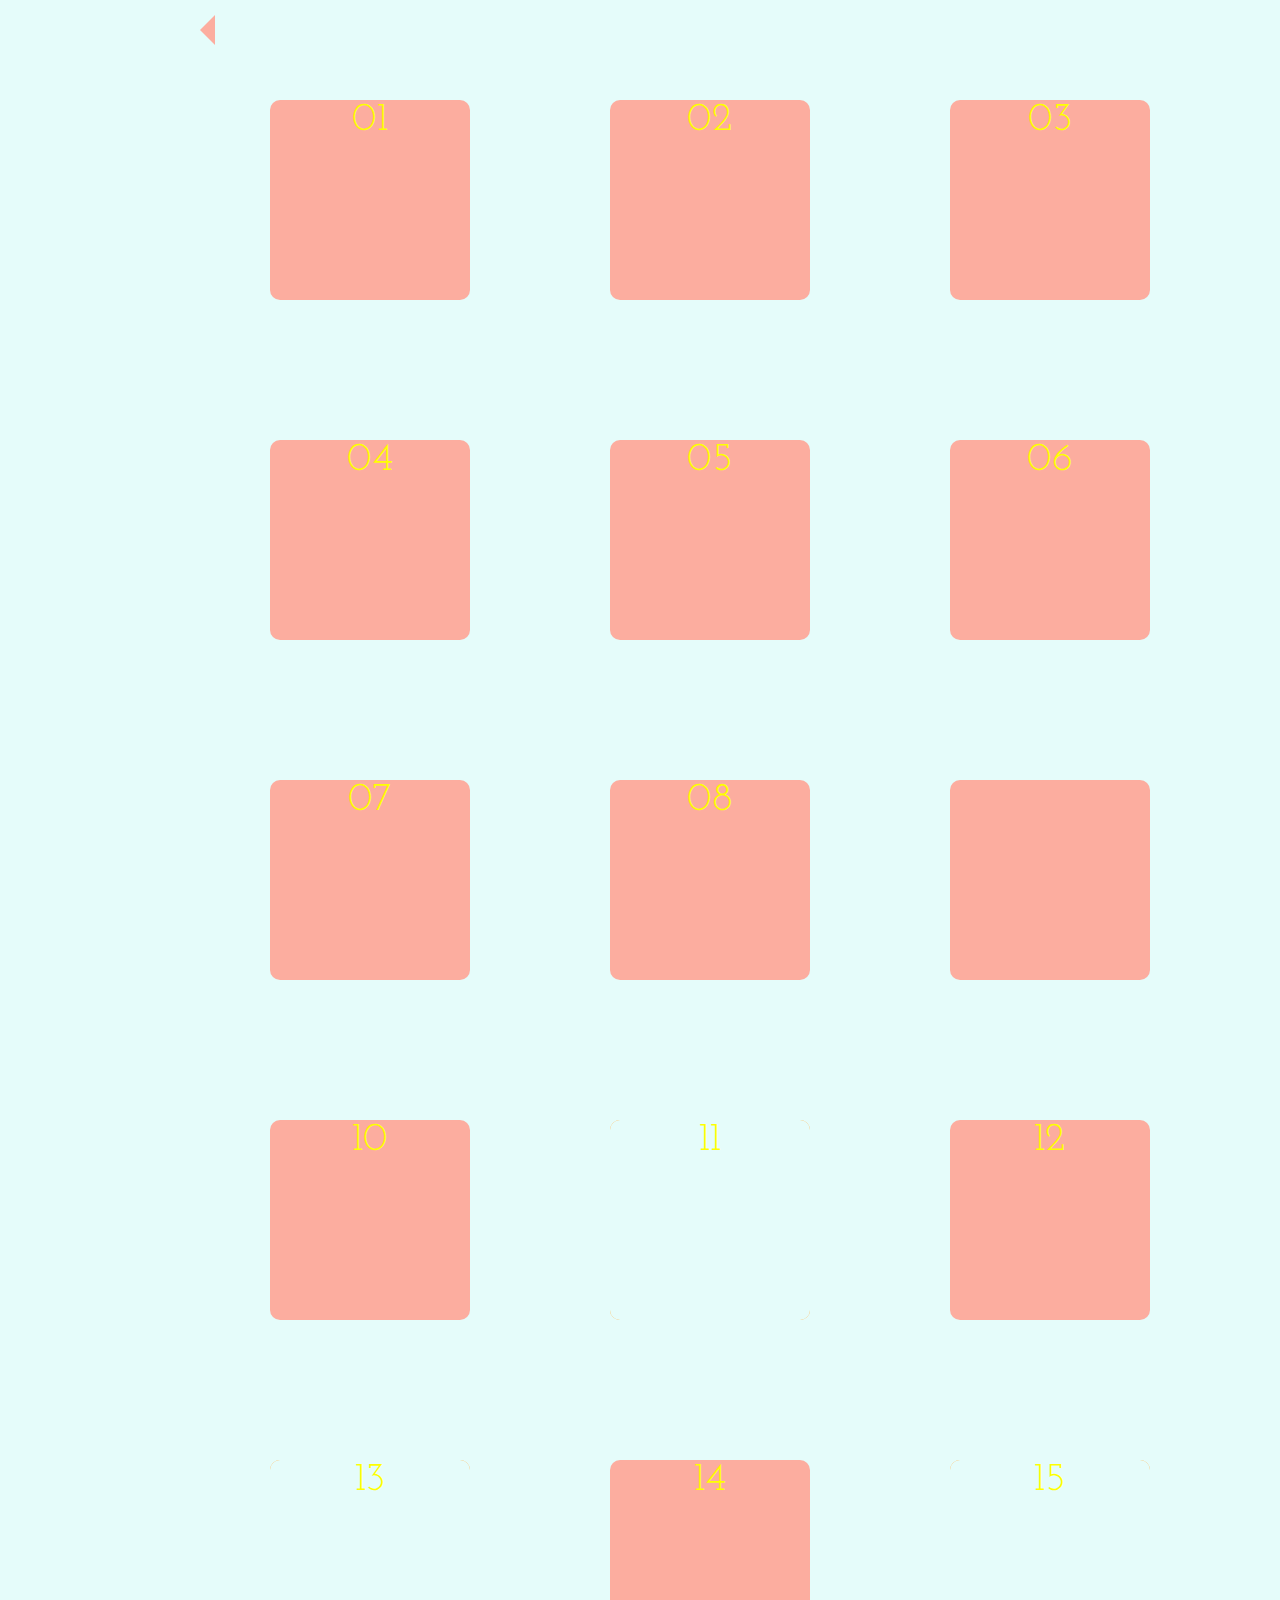
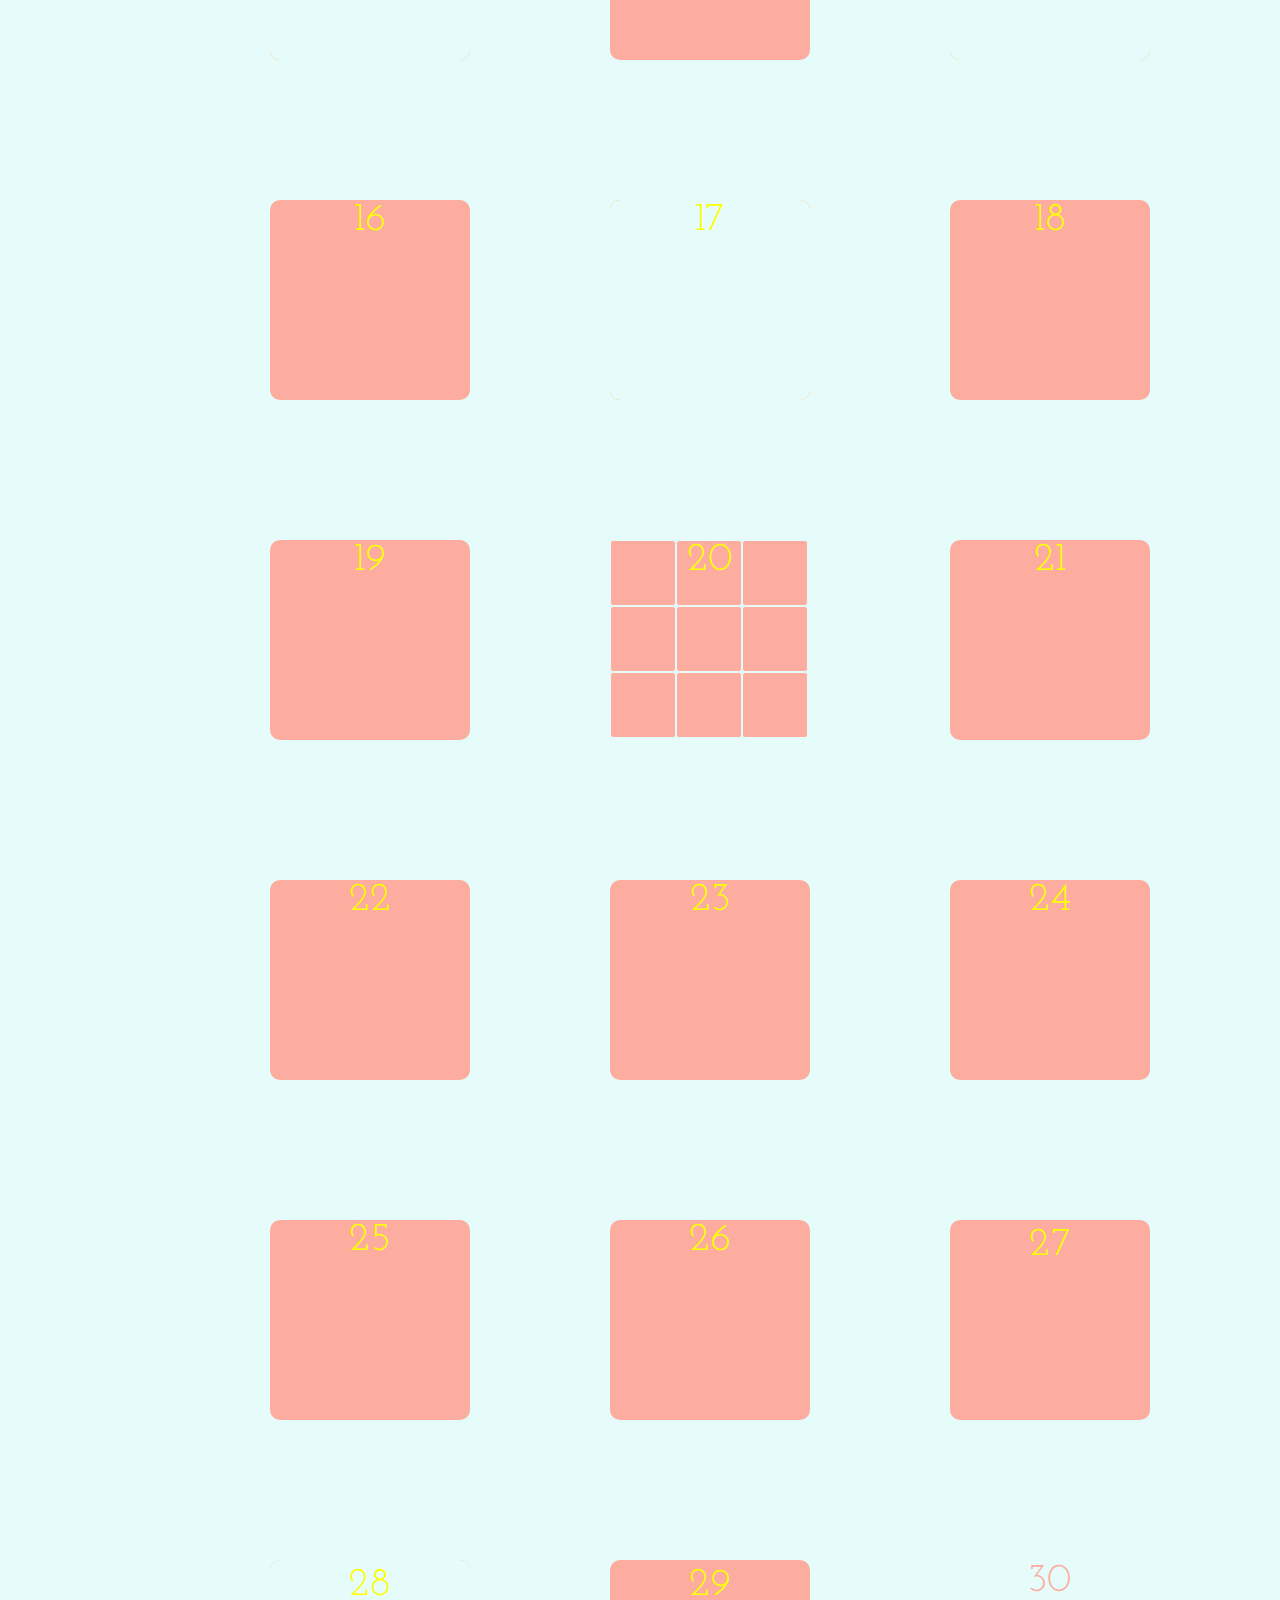
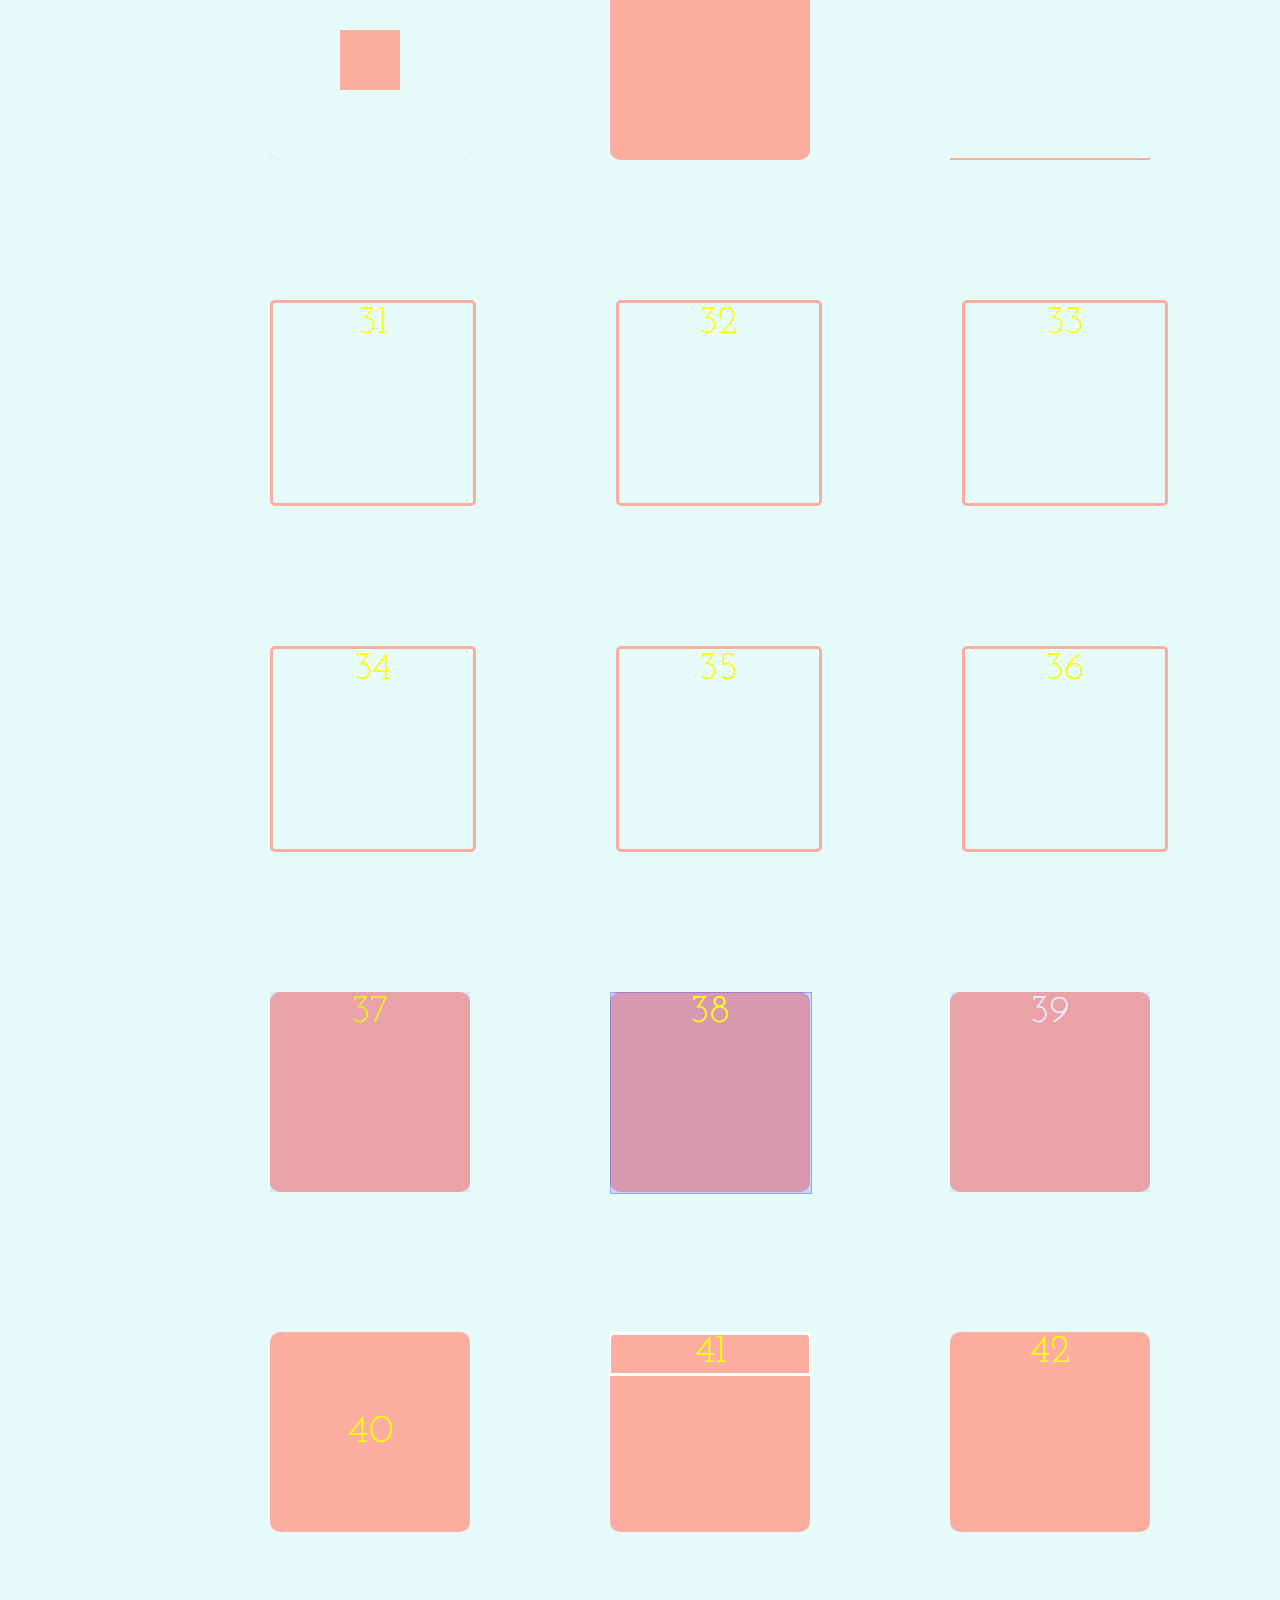
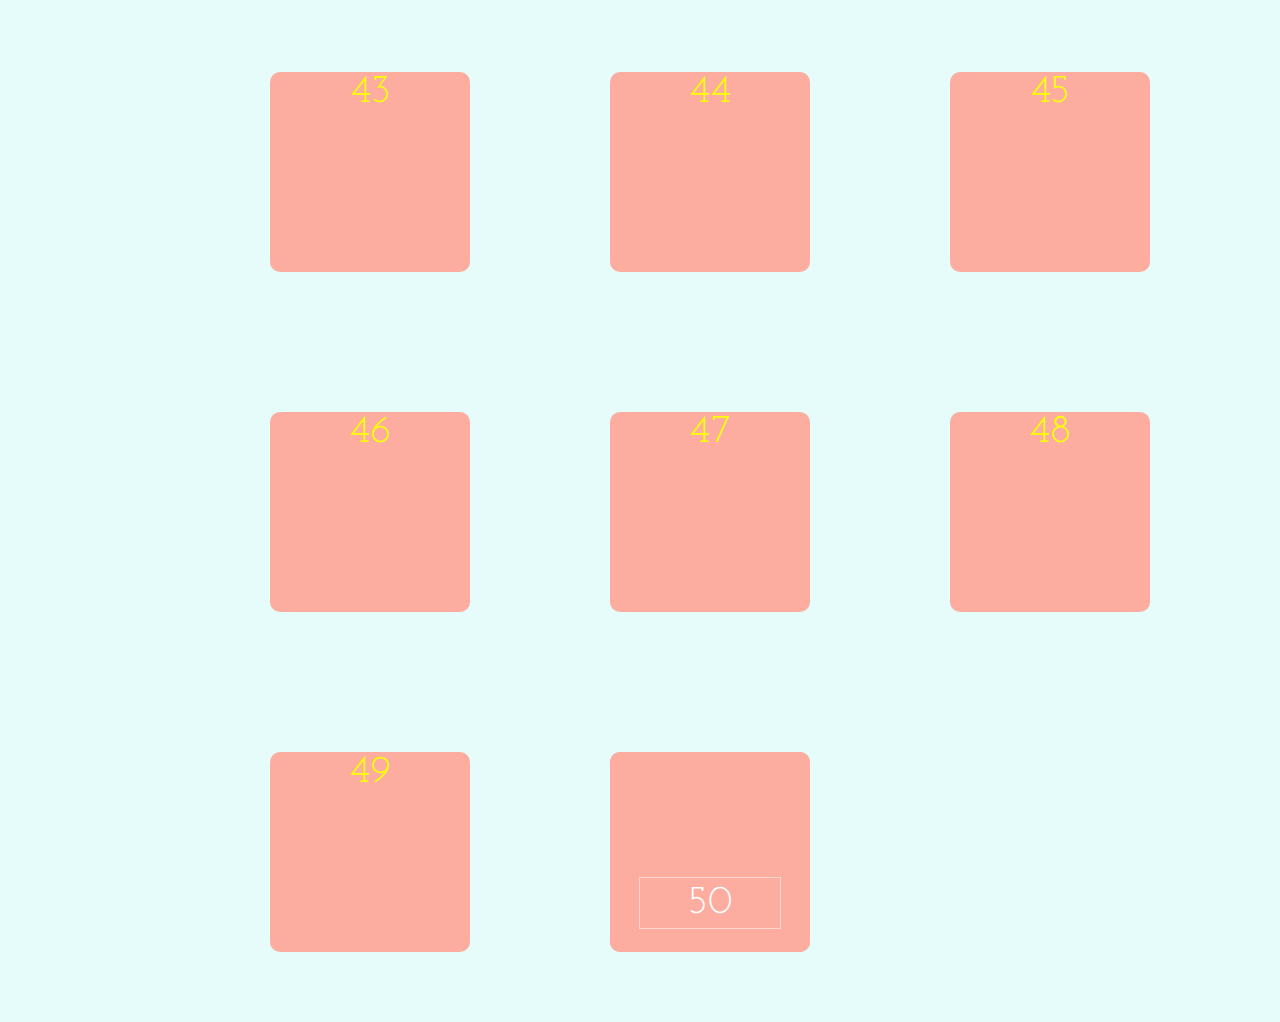
<file: 50buttons/index.html>
<!DOCTYPE html>
<html>

<head>
    <title>50 Results Charrette</title>
    <meta charset="utf-8" />
    <link rel="stylesheet" href="assets/main.css" type="text/css" />
    <link href="https://fonts.googleapis.com/css?family=Josefin+Slab:100" rel="stylesheet">
    <link href="https://fonts.googleapis.com/css?family=Josefin+Sans:600|Josefin+Slab:100" rel="stylesheet">

    <!-- jquery -->
    <script src="https://code.jquery.com/jquery-1.10.2.js"></script>
    <script src="assets/script.js"></script>

</head>

<body>
  <div class="container">
    <!-- item 1 -->
    <div class="item" id="button-1">01
    </div>
    <!-- item 2 -->
    <div class="item" id="button-2">

    </div>
    <!-- item 3 -->
    <div class="item" id="button-3">03
    </div>
    <!-- item 4 -->
    <div class="item" id="button-4">04
    </div>
    <!-- item 5 -->
    <div class="item" id="button-5">05
    </div>
    <!-- item 6 -->
    <div class="item" id="button-6">06
    </div>
    <!-- item 7 -->
    <div class="item" id="button-7">07
    </div>
    <!-- item 8 -->
    <div class="item" id="button-8">08
    </div>
    <!-- item 9 -->
    <div class="item" id="button-9">
    <span>09</span>
    <span>09</span>
    <span>09</span>
    <span>09</span>
    </div>
    <!-- item 10 -->
    <div class="item" id="button-10">10
    </div>
    <!-- item 11-->
    <div class="item" id="button-11">
        <div class="message11">
            HELLO
        </div>
        <div class="cover11">
            11
        </div>
    </div>
    <!-- item 12-->
    <div class="item" id="button-12">12
    </div>
    <!-- item 13 -->
    <div class="item" id="button-13">
        <div class="message">
            HELLO
        </div>
        <div class="cover">
            13
        </div>
    </div>
    <!-- item 14-->
    <div class="item" id="button-14">14
    </div>
    <!-- item 15-->
    <div class="item" id="button-15">
        <div class="message15">
            HELLO
        </div>
        <div class="cover15">
            15
        </div>
    </div>
    <!-- item 16 -->
    <div class="item" id="button-16">16
    </div>
    <!-- item 17-->
    <div class="item" id="button-17">
        <div class="message17">
            HELLO
        </div>
        <div class="cover17">
            17
        </div>
    </div>
    <!-- item 18-->
    <div class="item" id="button-18">18
    </div>
    <!-- item 19 -->
    <div class="item" id="button-19">19
    </div>
    <!-- item 20-->
    <div class="item" id="button-20">
    <div class="title">20</div>

        <div class="grid"></div>
        <div class="grid"></div>
        <div class="grid"></div>

        <div class="grid"></div>
        <div class="grid"></div>
        <div class="grid"></div>

        <div class="grid"></div>
        <div class="grid"></div>
        <div class="grid"></div>
    </div>
    <!-- item 21-->
    <div class="item" id="button-21">21
    </div>
    <!-- item 22-->
    <div class="item" id="button-22">22
    </div>
    <!-- item 23-->
    <div class="item" id="button-23">23
    </div>
    <!-- item 24-->
    <div class="item" id="button-24">24
    </div>
    <!-- item 25-->
    <div class="item" id="button-25">25
    </div>
    <!-- item 26-->
    <div class="item" id="button-26">26
    </div>
    <!-- item 27-->
    <div class="item" id="button-27">
    <div class="eff-27"></div>
    <a href="#"> 27 </a>
    </div>
    <!-- item 28-->
    <div class="item" id="button-28">
     <div class="eff-28"></div>
    <a href="#"> 28 </a>
    </div>
    <!-- item 29-->
    <div class="item" id="button-29">
      <div class="eff-29"></div>
    <a href="#"> 29 </a>
    </div>
    <!-- item 30-->
    <div class="item" id="button-30">
    <span>30</span>
    </div>
    <!-- item 31-->
    <div class="item" id="button-31">31
    </div>
    <!-- item 32-->
    <div class="item" id="button-32">32
    </div>
    <!-- item 33-->
    <div class="item" id="button-33">33
    </div>
    <!-- item 34-->
    <div class="item" id="button-34">34
    </div>
    <!-- item 35-->
    <div class="item" id="button-35">35
    </div>
    <!-- item 36-->
    <div class="item" id="button-36">36
    </div>
    <!-- item 37-->
    <div class="item" id="button-37">
    <span>37</span>

    </div>
    <!-- item 38-->
    <div class="item" id="button-38">
     <span>38</span>
    </div>
    <!-- item 39-->
    <div class="item" id="button-39">
    <span>39</span>
    </div>
    <!-- item 40-->
    <div class="item" id="button-40">
       <p>40</p>
        <span>40</span>
    </div>
    <!-- item 41-->
    <div class="item" id="button-41">
      <div class="contents">
    <p class="btn"><a href="#">41</a></p>
  </div>
    </div>
    <!-- item 42-->
    <div class="item" id="button-42">42
    </div>
    <!-- item 43-->
    <div class="item" id="button-43">43
    </div>
    <!-- item 44-->
    <div class="item" id="button-44">44
  </a>
    </div>
    <!-- item 45-->
    <div class="item" id="button-45">45
    </div>
    <!-- item 46-->
    <div class="item" id="button-46">46
    </div>
    <!-- item 47-->
    <div class="item" id="button-47">47
    </div>
    <!-- item 48-->
    <div class="item" id="button-48">48
    </div>
    <!-- item 49-->
    <div class="item" id="button-49">49
    </div>
    <!-- item 50-->
    <div class="item" id="button-50">
    <div class="wrapper-inner-tab-backgrounds">
<div class="wrapper-inner-tab-backgrounds-first"><div class="sim-button button50" data-text="BYE"><span>50</span></div></div>
    </div>



  </div>
</body>
</html>
</file>
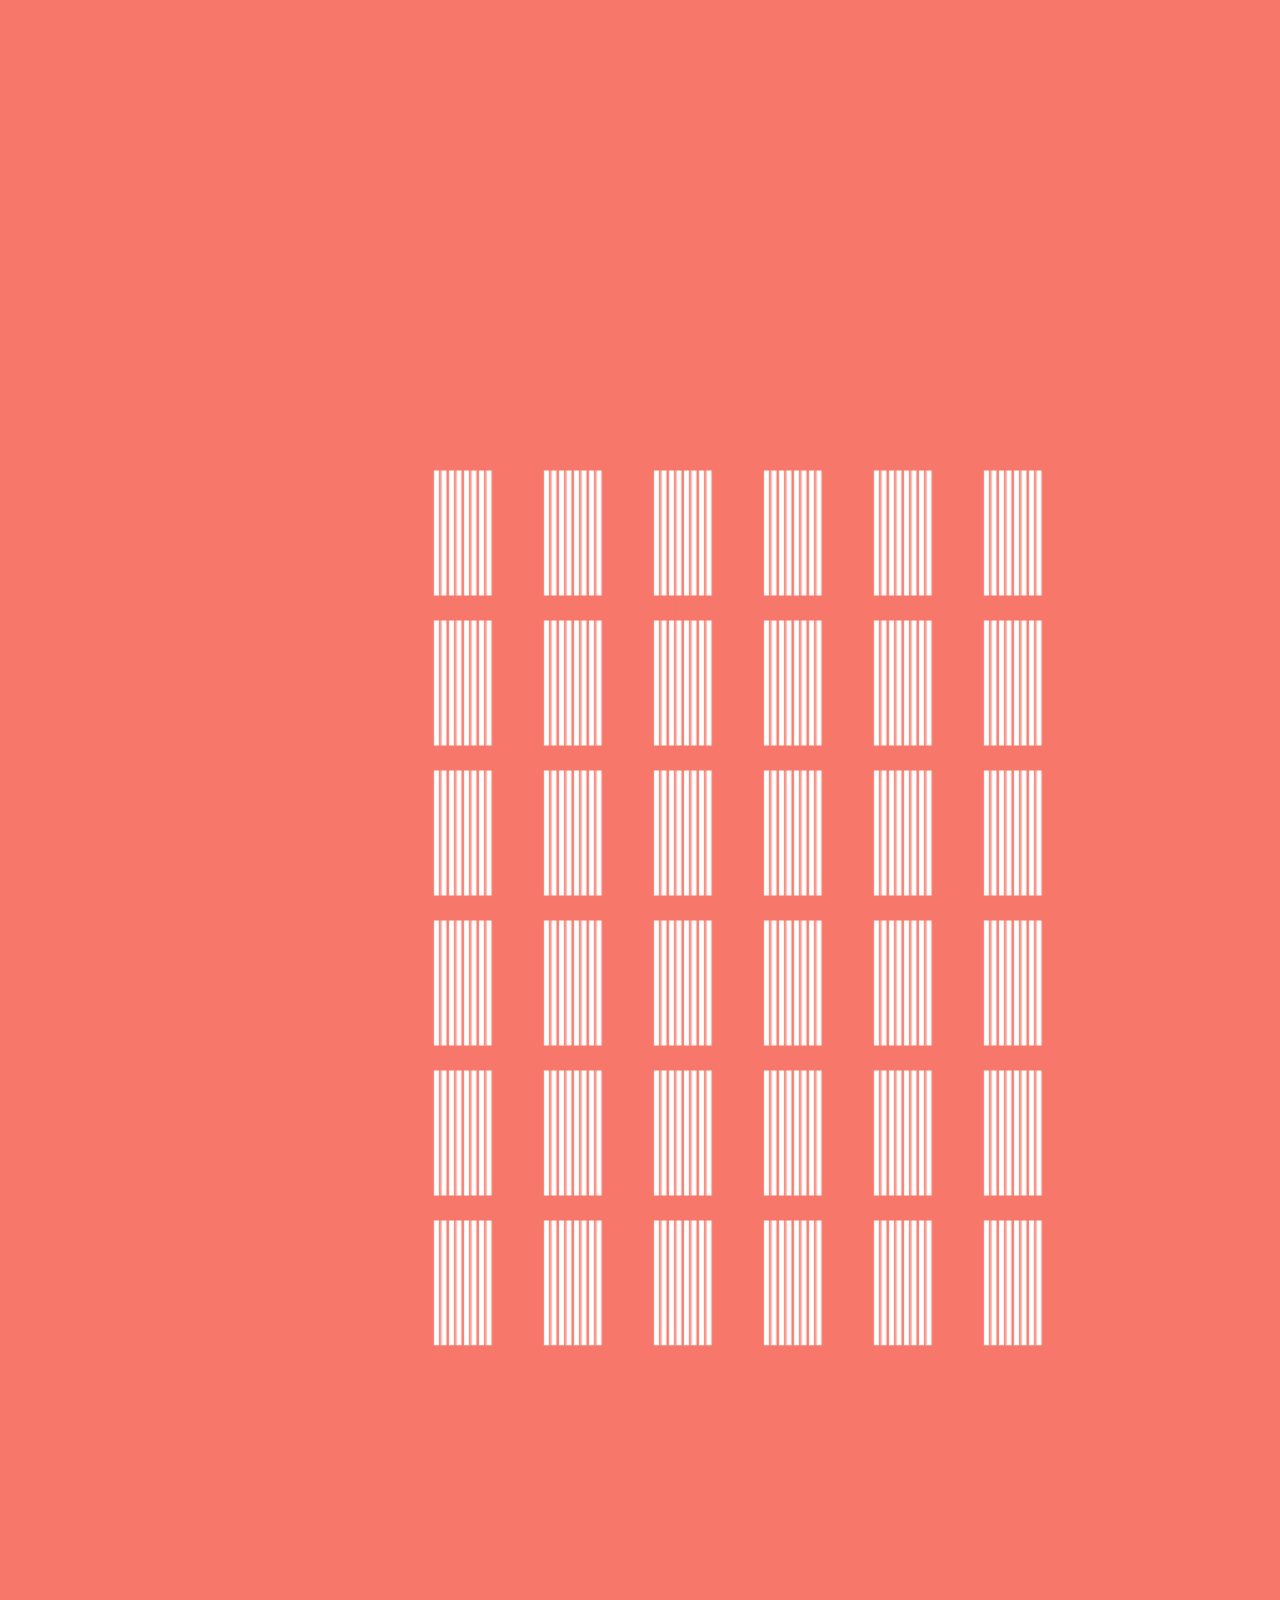
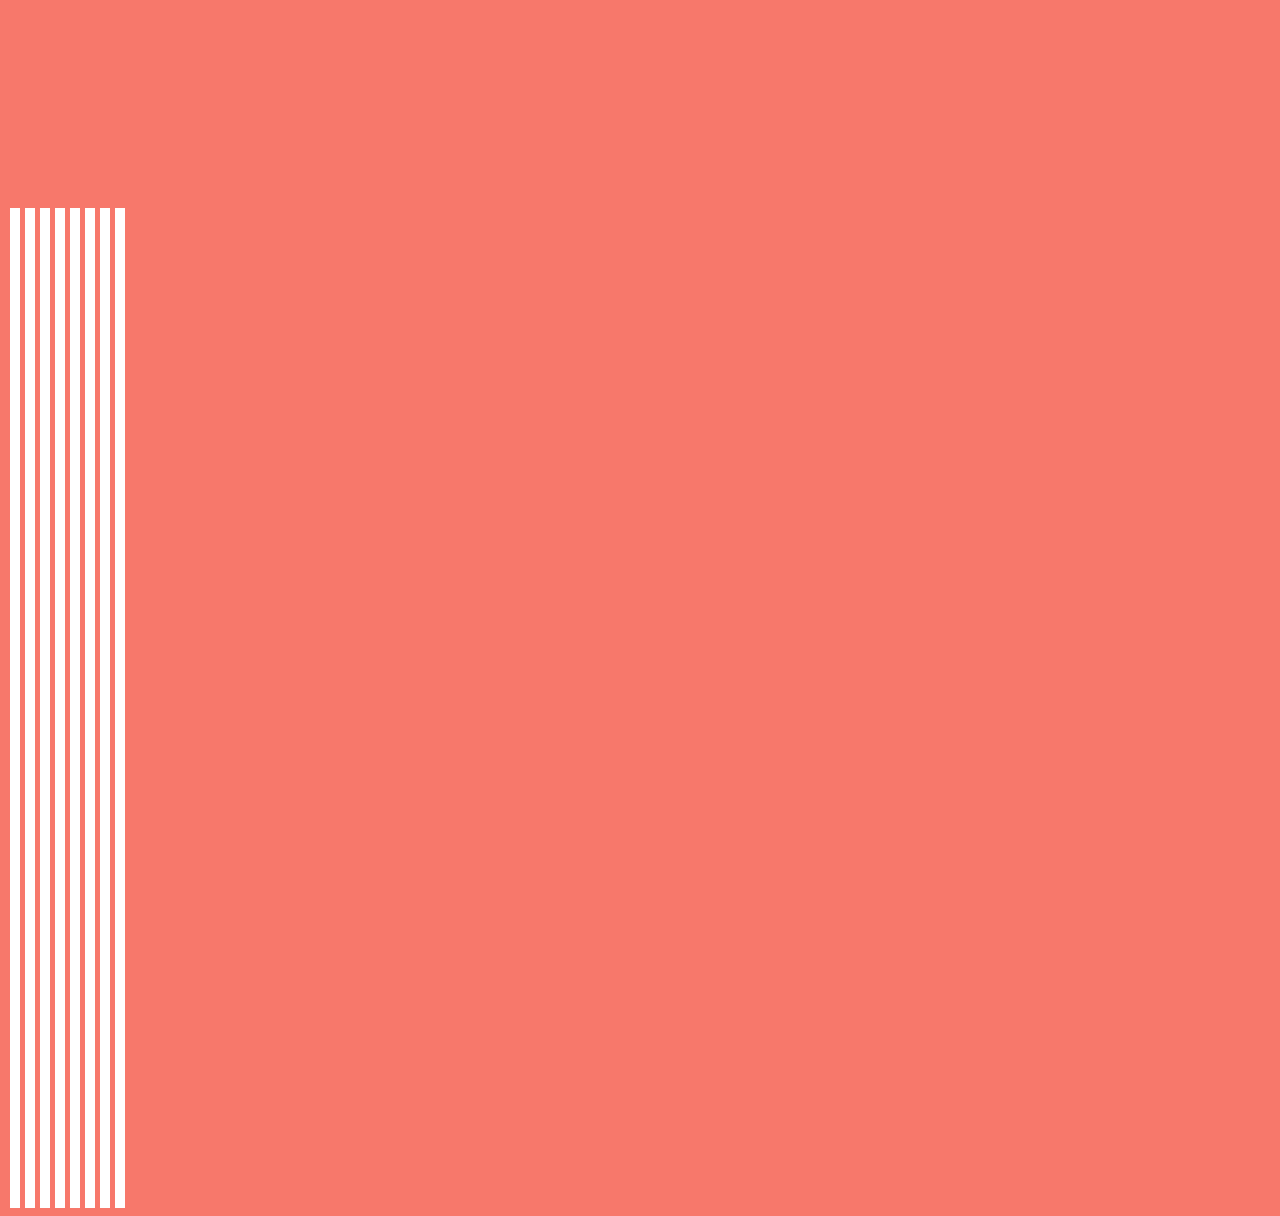
<file: typeface/html2.html>
<html>

<head>
  <title>typeface</title>
	<script src="https://code.jquery.com/jquery-1.10.2.js"></script>
        <script type="text/javascript" src="js.js"></script>
      <link rel="stylesheet" type="text/css" href="css2.css">
</head>

<body>
<div class="container2">
	
<div class="A">
	<div class="line" id="a1"></div>
	<div class="line" id="a2"></div>
	<div class="line" id="a3"></div>
	<div class="line" id="a4"></div>
	<div class="line" id="a5"></div>
	<div class="line" id="a6"></div>
	<div class="line" id="a7"></div>
	<div class="line" id="a8"></div>
	<div class="move" id="a9"></div>
	<div class="move" id="a10"></div>
</div>

<div class="B">
	<div class="line" id="b1"></div>
	<div class="line" id="b2"></div>
	<div class="line" id="b3"></div>
	<div class="line" id="b4"></div>
	<div class="line" id="b5"></div>
	<div class="line" id="b6"></div>
	<div class="line" id="b7"></div>
	<div class="line" id="b8"></div>
	<div class="move" id="b9"></div>
	<div class="move" id="b10"></div>
	<div class="move" id="b11"></div>		
</div>

<div class="C">	
	<div class="line" id="c1"></div>
	<div class="line" id="c2"></div>
	<div class="line" id="c3"></div>
	<div class="line" id="c4"></div>
	<div class="line" id="c5"></div>
	<div class="line" id="c6"></div>
	<div class="line" id="c7"></div>
	<div class="line" id="c8"></div>
	<div class="move" id="c9"></div>
	<div class="move" id="c10"></div>
	</div>

<div class="D">
	<div class="line" id="d1"></div>
	<div class="line" id="d2"></div>
	<div class="line" id="d3"></div>
	<div class="line" id="d4"></div>
	<div class="line" id="d5"></div>
	<div class="line" id="d6"></div>
	<div class="line" id="d7"></div>
	<div class="line" id="d8"></div>
	<div class="move" id="d9"></div>
	<div class="move" id="d10"></div>
	<div class="move" id="d11"></div>
</div>

<div class="E">
	<div class="line" id="e1"></div>
	<div class="line" id="e2"></div>
	<div class="line" id="e3"></div>
	<div class="line" id="e4"></div>
	<div class="line" id="e5"></div>
	<div class="line" id="e6"></div>
	<div class="line" id="e7"></div>
	<div class="line" id="e8"></div>
	<div class="move" id="e9"></div>
	<div class="move" id="e10"></div>
</div>

<div class="F">
	<div class="line" id="f1"></div>
	<div class="line" id="f2"></div>
	<div class="line" id="f3"></div>
	<div class="line" id="f4"></div>
	<div class="line" id="f5"></div>
	<div class="line" id="f6"></div>
	<div class="line" id="f7"></div>
	<div class="line" id="f8"></div>
	<div class="move" id="f9"></div>
	<div class="move" id="f10"></div>
</div>

<div class="G">
	<div class="line" id="g1"></div>
	<div class="line" id="g2"></div>
	<div class="line" id="g3"></div>
	<div class="line" id="g4"></div>
	<div class="line" id="g5"></div>
	<div class="line" id="g6"></div>
	<div class="line" id="g7"></div>
	<div class="line" id="g8"></div>
	<div class="move" id="g9"></div>
	<div class="move" id="g10"></div>
	<div class="move" id="g11"></div>
	<div class="move" id="g12"></div>
</div>

<div class="H">
	<div class="line" id="h1"></div>
	<div class="line" id="h2"></div>
	<div class="line" id="h3"></div>
	<div class="line" id="h4"></div>
	<div class="line" id="h5"></div>
	<div class="line" id="h6"></div>
	<div class="line" id="h7"></div>
	<div class="line" id="h8"></div>
	<div class="move" id="h9"></div>
	<div class="move" id="h10"></div>
</div>

<div class="I">
	<div class="line" id="i1"></div>
	<div class="line" id="i2"></div>
	<div class="line" id="i3"></div>
	<div class="line" id="i4"></div>
	<div class="line" id="i5"></div>
	<div class="line" id="i6"></div>
	<div class="line" id="i7"></div>
	<div class="line" id="i8"></div>
	<div class="move" id="i9"></div>
	<div class="move" id="i10"></div>
</div>

<div class="J">
	<div class="line" id="j1"></div>
	<div class="line" id="j2"></div>
	<div class="line" id="j3"></div>
	<div class="line" id="j4"></div>
	<div class="line" id="j5"></div>
	<div class="line" id="j6"></div>
	<div class="line" id="j7"></div>
	<div class="line" id="j8"></div>
	<div class="move" id="j9"></div>
	<div class="move" id="j10"></div>
</div>

<div class="K">
	<div class="line" id="k1"></div>
	<div class="line" id="k2"></div>
	<div class="line" id="k3"></div>
	<div class="line" id="k4"></div>
	<div class="line" id="k5"></div>
	<div class="line" id="k6"></div>
	<div class="line" id="k7"></div>
	<div class="line" id="k8"></div>
	<div class="move" id="k9"></div>
	<div class="move" id="k10"></div>
	<div class="move" id="k11"></div>
	<div class="move" id="k12"></div>
	<div class="move" id="k13"></div>
	<div class="move" id="k14"></div>
</div>

<div class="L">
	<div class="line" id="l1"></div>
	<div class="line" id="l2"></div>
	<div class="line" id="l3"></div>
	<div class="line" id="l4"></div>
	<div class="line" id="l5"></div>
	<div class="line" id="l6"></div>
	<div class="line" id="l7"></div>
	<div class="line" id="l8"></div>
	<div class="move" id="l9"></div>
</div>

<div class="M">
	<div class="line" id="m1"></div>
	<div class="line" id="m2"></div>
	<div class="line" id="m3"></div>
	<div class="line" id="m4"></div>
	<div class="line" id="m5"></div>
	<div class="line" id="m6"></div>
	<div class="line" id="m7"></div>
	<div class="line" id="m8"></div>
	<div class="move" id="m9"></div>
	<div class="move" id="m10"></div>
	<div class="move" id="m11"></div>	
</div>

<div class="N">
	<div class="line" id="n1"></div>
	<div class="line" id="n2"></div>
	<div class="line" id="n3"></div>
	<div class="line" id="n4"></div>
	<div class="line" id="n5"></div>
	<div class="line" id="n6"></div>
	<div class="line" id="n7"></div>
	<div class="line" id="n8"></div>
	<div class="move" id="n9"></div>
	<div class="move" id="n10"></div>
	<div class="move" id="n11"></div>	
	<div class="move" id="n12"></div>
</div>

<div class="O">
	<div class="line" id="o1"></div>
	<div class="line" id="o2"></div>
	<div class="line" id="o3"></div>
	<div class="line" id="o4"></div>
	<div class="line" id="o5"></div>
	<div class="line" id="o6"></div>
	<div class="line" id="o7"></div>
	<div class="line" id="o8"></div>
	<div class="move" id="o9"></div>
	<div class="move" id="o10"></div>
	<div class="move" id="o11"></div>
	<div class="move" id="o12"></div>
	<div class="move" id="o13"></div>
</div>

<div class="P">
	<div class="line" id="p1"></div>
	<div class="line" id="p2"></div>
	<div class="line" id="p3"></div>
	<div class="line" id="p4"></div>
	<div class="line" id="p5"></div>
	<div class="line" id="p6"></div>
	<div class="line" id="p7"></div>
	<div class="line" id="p8"></div>
	<div class="move" id="p9"></div>
	<div class="move" id="p10"></div>
</div>

<div class="Q">
	<div class="line" id="q1"></div>
	<div class="line" id="q2"></div>
	<div class="line" id="q3"></div>
	<div class="line" id="q4"></div>
	<div class="line" id="q5"></div>
	<div class="line" id="q6"></div>
	<div class="line" id="q7"></div>
	<div class="line" id="q8"></div>
	<div class="move" id="q9"></div>
	<div class="move" id="q10"></div>
	<div class="move" id="q11"></div>
</div>

<div class="R">
	<div class="line" id="r1"></div>
	<div class="line" id="r2"></div>
	<div class="line" id="r3"></div>
	<div class="line" id="r4"></div>
	<div class="line" id="r5"></div>
	<div class="line" id="r6"></div>
	<div class="line" id="r7"></div>
	<div class="line" id="r8"></div>
	<div class="move" id="r9"></div>
	<div class="move" id="r10"></div>
	<div class="move" id="r11"></div>
	<div class="move" id="r12"></div>
	<div class="move" id="r13"></div>
</div>

<div class="S">
	<div class="line" id="s1"></div>
	<div class="line" id="s2"></div>
	<div class="line" id="s3"></div>
	<div class="line" id="s4"></div>
	<div class="line" id="s5"></div>
	<div class="line" id="s6"></div>
	<div class="line" id="s7"></div>
	<div class="line" id="s8"></div>
	<div class="move" id="s9"></div>
	<div class="move" id="s10"></div>
	<div class="move" id="s11"></div>
	<div class="move" id="s12"></div>
	<div class="move" id="s13"></div>
	<div class="move" id="s14"></div>
	<div class="move" id="s15"></div>
	<div class="move" id="s16"></div>
</div>

<div class="T">
	<div class="line" id="t1"></div>
	<div class="line" id="t2"></div>
	<div class="line" id="t3"></div>
	<div class="line" id="t4"></div>
	<div class="line" id="t5"></div>
	<div class="line" id="t6"></div>
	<div class="line" id="t7"></div>
	<div class="line" id="t8"></div>
	<div class="move" id="t9"></div>
	<div class="move" id="t10"></div>
</div>

<div class="U">
	<div class="line" id="u1"></div>
	<div class="line" id="u2"></div>
	<div class="line" id="u3"></div>
	<div class="line" id="u4"></div>
	<div class="line" id="u5"></div>
	<div class="line" id="u6"></div>
	<div class="line" id="u7"></div>
	<div class="line" id="u8"></div>
	<div class="move" id="u9"></div>
</div>

<div class="V">
	<div class="line" id="v1"></div>
	<div class="line" id="v2"></div>
	<div class="line" id="v3"></div>
	<div class="line" id="v4"></div>
	<div class="line" id="v5"></div>
	<div class="line" id="v6"></div>
	<div class="line" id="v7"></div>
	<div class="line" id="v8"></div>
	<div class="move" id="v9"></div>
	<div class="move" id="v10"></div>
	<div class="move" id="v11"></div>
	<div class="move" id="v12"></div>
	<div class="move" id="v13"></div>
	<div class="move" id="v14"></div>
	<div class="move" id="v15"></div>
	<div class="move" id="v16"></div>
	<div class="move" id="v17"></div>
	<div class="move" id="v18"></div>
	<div class="move" id="v19"></div>
</div>

<div class="W">
	<div class="line" id="w1"></div>
	<div class="line" id="w2"></div>
	<div class="line" id="w3"></div>
	<div class="line" id="w4"></div>
	<div class="line" id="w5"></div>
	<div class="line" id="w6"></div>
	<div class="line" id="w7"></div>
	<div class="line" id="w8"></div>
	<div class="move" id="w9"></div>
	<div class="move" id="w10"></div>
	<div class="move" id="w11"></div>
</div>

<div class="X">
	<div class="line" id="x1"></div>
	<div class="line" id="x2"></div>
	<div class="line" id="x3"></div>
	<div class="line" id="x4"></div>
	<div class="line" id="x5"></div>
	<div class="line" id="x6"></div>
	<div class="line" id="x7"></div>
	<div class="line" id="x8"></div>
	<div class="move" id="x9"></div>
	<div class="move" id="x10"></div>
	<div class="move" id="x11"></div>	
	<div class="move" id="x12"></div>
</div>

<div class="Y">
	<div class="line" id="y1"></div>
	<div class="line" id="y2"></div>
	<div class="line" id="y3"></div>
	<div class="line" id="y4"></div>
	<div class="line" id="y5"></div>
	<div class="line" id="y6"></div>
	<div class="line" id="y7"></div>
	<div class="line" id="y8"></div>
	<div class="move" id="y9"></div>
	<div class="move" id="y10"></div>
	<div class="move" id="y11"></div>
	<div class="move" id="y12"></div>
	<div class="move" id="y13"></div>
	<div class="move" id="y14"></div>
	<div class="move" id="y15"></div>
	<div class="move" id="y16"></div>
	<div class="move" id="y17"></div>
	<div class="move" id="y18"></div>
	<div class="move" id="y19"></div>
</div>

<div class="Z">
	<div class="line" id="z1"></div>
	<div class="line" id="z2"></div>
	<div class="line" id="z3"></div>
	<div class="line" id="z4"></div>
	<div class="line" id="z5"></div>
	<div class="line" id="z6"></div>
	<div class="line" id="z7"></div>
	<div class="line" id="z8"></div>
	<div class="move" id="z9"></div>
	<div class="move" id="z10"></div>
	<div class="move" id="z11"></div>
	<div class="move" id="z12"></div>
	<div class="move" id="z13"></div>
</div>

<div class="yi">
	<div class="line" id="yi1"></div>
	<div class="line" id="yi2"></div>
	<div class="line" id="yi3"></div>
	<div class="line" id="yi4"></div>
	<div class="line" id="yi5"></div>
	<div class="line" id="yi6"></div>
	<div class="line" id="yi7"></div>
	<div class="line" id="yi8"></div>
	<div class="move" id="yi9"></div>
	<div class="move" id="yi10"></div>
</div>

<div class="er">
	<div class="line" id="er1"></div>
	<div class="line" id="er2"></div>
	<div class="line" id="er3"></div>
	<div class="line" id="er4"></div>
	<div class="line" id="er5"></div>
	<div class="line" id="er6"></div>
	<div class="line" id="er7"></div>
	<div class="line" id="er8"></div>
	<div class="move" id="er9"></div>
	<div class="move" id="er10"></div>
	<div class="move" id="er11"></div>
	<div class="move" id="er12"></div>
	<div class="move" id="er13"></div>
</div>

<div class="san">
	<div class="line" id="san1"></div>
	<div class="line" id="san2"></div>
	<div class="line" id="san3"></div>
	<div class="line" id="san4"></div>
	<div class="line" id="san5"></div>
	<div class="line" id="san6"></div>
	<div class="line" id="san7"></div>
	<div class="line" id="san8"></div>
	<div class="move" id="san9"></div>
	<div class="move" id="san10"></div>
	<div class="move" id="san11"></div>	
</div>

<div class="si">
	<div class="line" id="si1"></div>
	<div class="line" id="si2"></div>
	<div class="line" id="si3"></div>
	<div class="line" id="si4"></div>
	<div class="line" id="si5"></div>
	<div class="line" id="si6"></div>
	<div class="line" id="si7"></div>
	<div class="line" id="si8"></div>
	<div class="move" id="si9"></div>
	<div class="move" id="si10"></div>
</div>

<div class="wu">
	<div class="line" id="wu1"></div>
	<div class="line" id="wu2"></div>
	<div class="line" id="wu3"></div>
	<div class="line" id="wu4"></div>
	<div class="line" id="wu5"></div>
	<div class="line" id="wu6"></div>
	<div class="line" id="wu7"></div>
	<div class="line" id="wu8"></div>
	<div class="move" id="wu9"></div>
	<div class="move" id="wu10"></div>
</div>

<div class="liu">
	<div class="line" id="liu1"></div>
	<div class="line" id="liu2"></div>
	<div class="line" id="liu3"></div>
	<div class="line" id="liu4"></div>
	<div class="line" id="liu5"></div>
	<div class="line" id="liu6"></div>
	<div class="line" id="liu7"></div>
	<div class="line" id="liu8"></div>
	<div class="move" id="liu9"></div>
	<div class="move" id="liu10"></div>
</div>

<div class="qi">
	<div class="line" id="qi1"></div>
	<div class="line" id="qi2"></div>
	<div class="line" id="qi3"></div>
	<div class="line" id="qi4"></div>
	<div class="line" id="qi5"></div>
	<div class="line" id="qi6"></div>
	<div class="line" id="qi7"></div>
	<div class="line" id="qi8"></div>
	<div class="move" id="qi9"></div>
</div>

<div class="ba">
	<div class="line" id="ba1"></div>
	<div class="line" id="ba2"></div>
	<div class="line" id="ba3"></div>
	<div class="line" id="ba4"></div>
	<div class="line" id="ba5"></div>
	<div class="line" id="ba6"></div>
	<div class="line" id="ba7"></div>
	<div class="line" id="ba8"></div>
	<div class="move" id="ba9"></div>
	<div class="move" id="ba10"></div>
</div>

<div class="jiu">
	<div class="line" id="jiu1"></div>
	<div class="line" id="jiu2"></div>
	<div class="line" id="jiu3"></div>
	<div class="line" id="jiu4"></div>
	<div class="line" id="jiu5"></div>
	<div class="line" id="jiu6"></div>
	<div class="line" id="jiu7"></div>
	<div class="line" id="jiu8"></div>
	<div class="move" id="jiu9"></div>
	<div class="move" id="jiu10"></div>
</div>

<div class="ling">
	<div class="line" id="ling1"></div>
	<div class="line" id="ling2"></div>
	<div class="line" id="ling3"></div>
	<div class="line" id="ling4"></div>
	<div class="line" id="ling5"></div>
	<div class="line" id="ling6"></div>
	<div class="line" id="ling7"></div>
	<div class="line" id="ling8"></div>
	<div class="move" id="ling9"></div>
</div>

	</div>

</body>
</html>







<div>
<div class="container3">
	<div class="M">
	<div class="line" id="m1"></div>
	<div class="line" id="m2"></div>
	<div class="line" id="m3"></div>
	<div class="line" id="m4"></div>
	<div class="line" id="m5"></div>
	<div class="line" id="m6"></div>
	<div class="line" id="m7"></div>
	<div class="line" id="m8"></div>
	<div class="move" id="m9"></div>
	<div class="move" id="m10"></div>
	<div class="move" id="m11"></div>	
</div>

<div class="O">
	<div class="line" id="o1"></div>
	<div class="line" id="o2"></div>
	<div class="line" id="o3"></div>
	<div class="line" id="o4"></div>
	<div class="line" id="o5"></div>
	<div class="line" id="o6"></div>
	<div class="line" id="o7"></div>
	<div class="line" id="o8"></div>
	<div class="move" id="o9"></div>
	<div class="move" id="o10"></div>
	<div class="move" id="o11"></div>
	<div class="move" id="o12"></div>
	<div class="move" id="o13"></div>
</div>

<div class="R">
	<div class="line" id="r1"></div>
	<div class="line" id="r2"></div>
	<div class="line" id="r3"></div>
	<div class="line" id="r4"></div>
	<div class="line" id="r5"></div>
	<div class="line" id="r6"></div>
	<div class="line" id="r7"></div>
	<div class="line" id="r8"></div>
	<div class="move" id="r9"></div>
	<div class="move" id="r10"></div>
	<div class="move" id="r11"></div>
	<div class="move" id="r12"></div>
	<div class="move" id="r13"></div>
</div>

<div class="E">
	<div class="line" id="e1"></div>
	<div class="line" id="e2"></div>
	<div class="line" id="e3"></div>
	<div class="line" id="e4"></div>
	<div class="line" id="e5"></div>
	<div class="line" id="e6"></div>
	<div class="line" id="e7"></div>
	<div class="line" id="e8"></div>
	<div class="move" id="e9"></div>
	<div class="move" id="e10"></div>
</div>
</file>
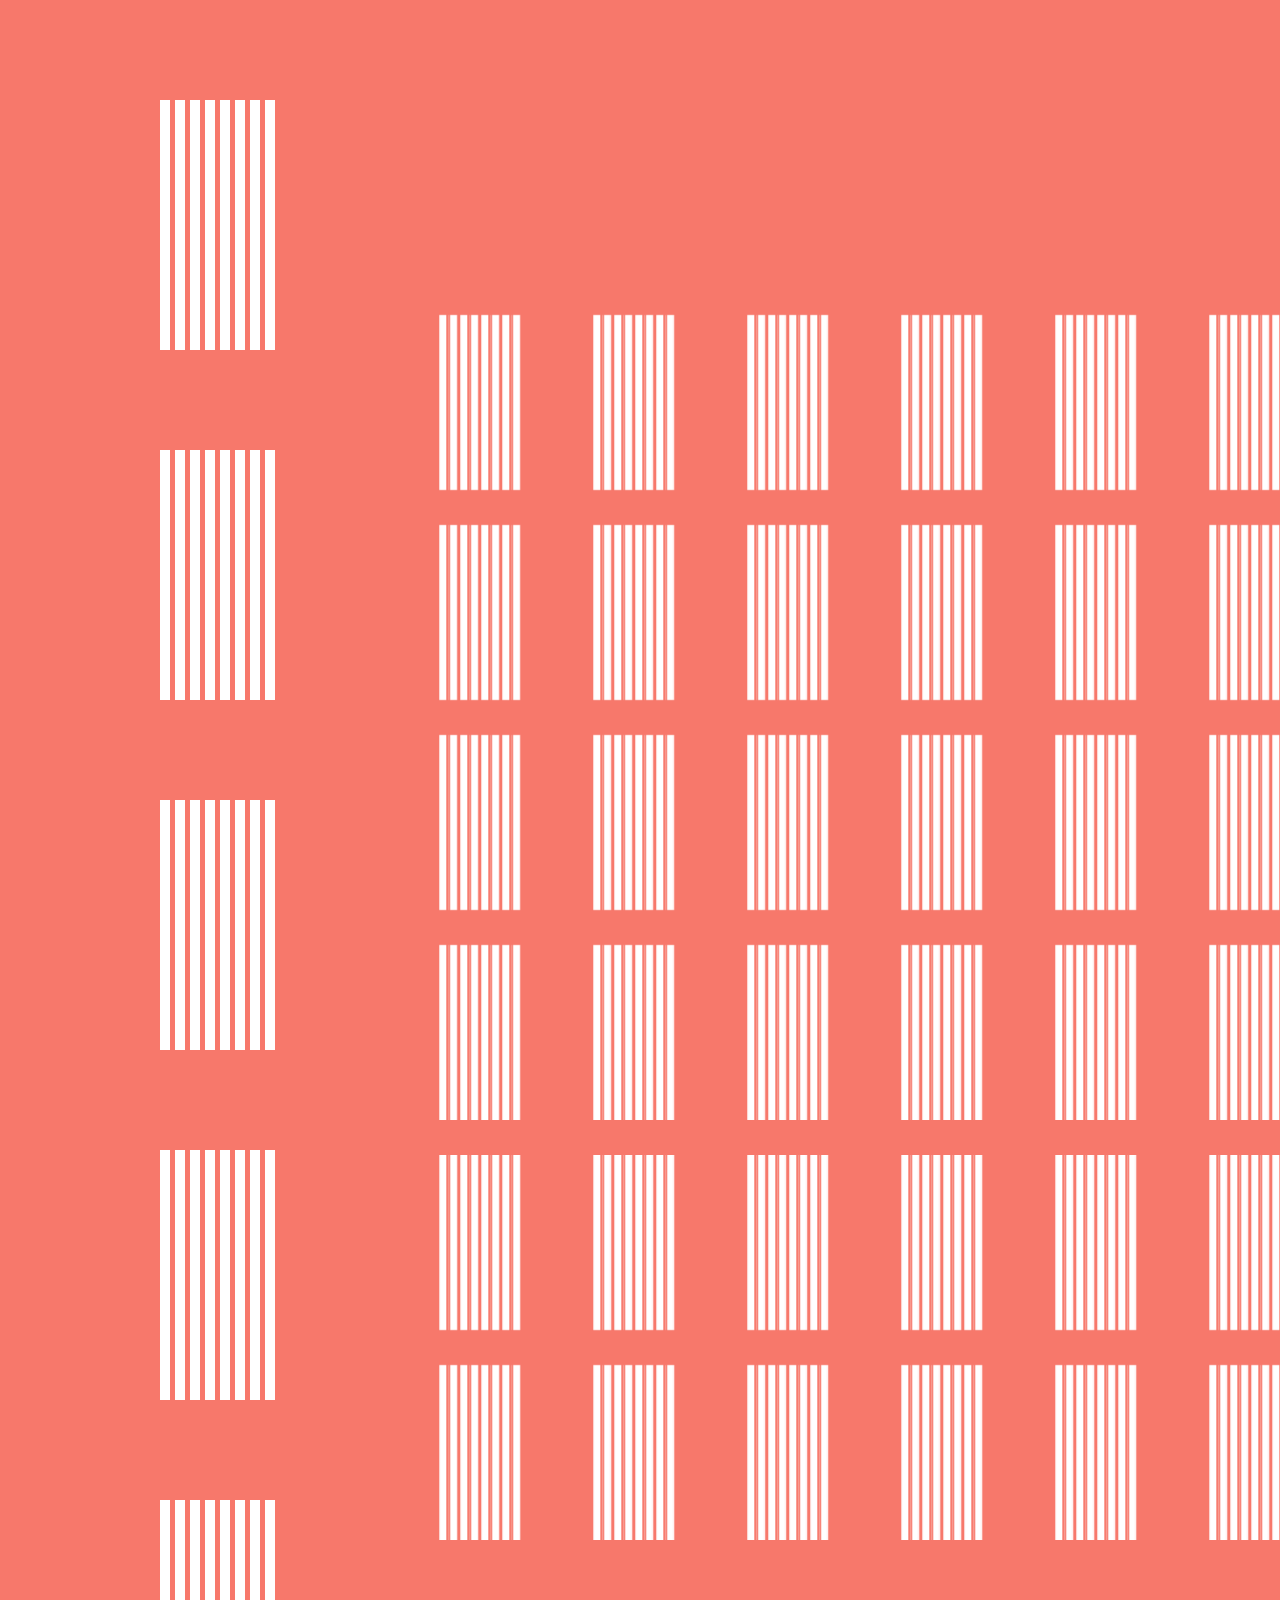
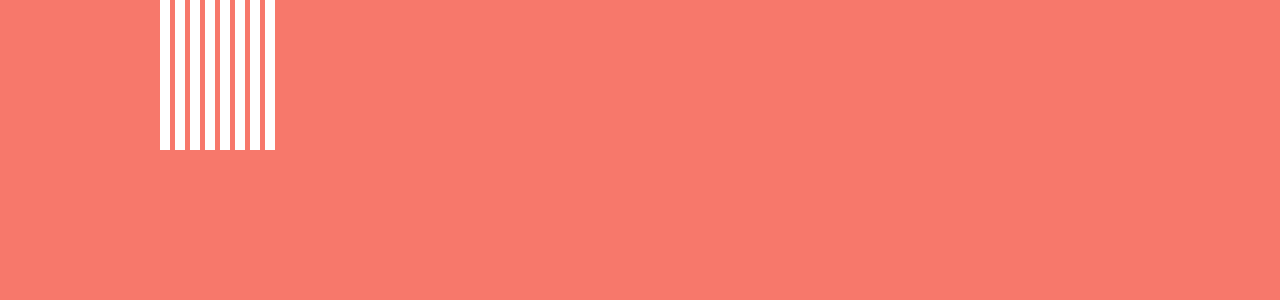
<file: typeface/IT2-P2.html>
<html>

<head>
  <title>typeface</title>
	<script src="https://code.jquery.com/jquery-1.10.2.js"></script>
        <script type="text/javascript" src="js.js"></script>
      <link rel="stylesheet" type="text/css" href="tryagain.css">
</head>

<body>
<div class="container">

<div class="H">
	<div class="line" id="h1"></div>
	<div class="line" id="h2"></div>
	<div class="line" id="h3"></div>
	<div class="line" id="h4"></div>
	<div class="line" id="h5"></div>
	<div class="line" id="h6"></div>
	<div class="line" id="h7"></div>
	<div class="line" id="h8"></div>
	<div class="move" id="h9"></div>
	<div class="move" id="h10"></div>
</div>

<div class="E">
	<div class="line" id="e1"></div>
	<div class="line" id="e2"></div>
	<div class="line" id="e3"></div>
	<div class="line" id="e4"></div>
	<div class="line" id="e5"></div>
	<div class="line" id="e6"></div>
	<div class="line" id="e7"></div>
	<div class="line" id="e8"></div>
	<div class="move" id="e9"></div>
	<div class="move" id="e10"></div>
</div>

<div class="L">
	<div class="line" id="l1"></div>
	<div class="line" id="l2"></div>
	<div class="line" id="l3"></div>
	<div class="line" id="l4"></div>
	<div class="line" id="l5"></div>
	<div class="line" id="l6"></div>
	<div class="line" id="l7"></div>
	<div class="line" id="l8"></div>
	<div class="move" id="l9"></div>
</div>

<div class="L2">
	<div class="line" id="l1"></div>
	<div class="line" id="l2"></div>
	<div class="line" id="l3"></div>
	<div class="line" id="l4"></div>
	<div class="line" id="l5"></div>
	<div class="line" id="l6"></div>
	<div class="line" id="l7"></div>
	<div class="line" id="l8"></div>
	<div class="move" id="l9"></div>
</div>

<div class="O">
	<div class="line" id="o1"></div>
	<div class="line" id="o2"></div>
	<div class="line" id="o3"></div>
	<div class="line" id="o4"></div>
	<div class="line" id="o5"></div>
	<div class="line" id="o6"></div>
	<div class="line" id="o7"></div>
	<div class="line" id="o8"></div>
	<div class="move" id="o9"></div>
	<div class="move" id="o10"></div>
	<div class="move" id="o11"></div>
	<div class="move" id="o12"></div>
	<div class="move" id="o13"></div>
</div>

	</div>









<div class="container2">
	
<div class="A">
	<div class="line" id="a1"></div>
	<div class="line" id="a2"></div>
	<div class="line" id="a3"></div>
	<div class="line" id="a4"></div>
	<div class="line" id="a5"></div>
	<div class="line" id="a6"></div>
	<div class="line" id="a7"></div>
	<div class="line" id="a8"></div>
	<div class="move" id="a9"></div>
	<div class="move" id="a10"></div>
</div>

<div class="B">
	<div class="line" id="b1"></div>
	<div class="line" id="b2"></div>
	<div class="line" id="b3"></div>
	<div class="line" id="b4"></div>
	<div class="line" id="b5"></div>
	<div class="line" id="b6"></div>
	<div class="line" id="b7"></div>
	<div class="line" id="b8"></div>
	<div class="move" id="b9"></div>
	<div class="move" id="b10"></div>
	<div class="move" id="b11"></div>		
</div>

<div class="C">	
	<div class="line" id="c1"></div>
	<div class="line" id="c2"></div>
	<div class="line" id="c3"></div>
	<div class="line" id="c4"></div>
	<div class="line" id="c5"></div>
	<div class="line" id="c6"></div>
	<div class="line" id="c7"></div>
	<div class="line" id="c8"></div>
	<div class="move" id="c9"></div>
	<div class="move" id="c10"></div>
	</div>

<div class="D">
	<div class="line" id="d1"></div>
	<div class="line" id="d2"></div>
	<div class="line" id="d3"></div>
	<div class="line" id="d4"></div>
	<div class="line" id="d5"></div>
	<div class="line" id="d6"></div>
	<div class="line" id="d7"></div>
	<div class="line" id="d8"></div>
	<div class="move" id="d9"></div>
	<div class="move" id="d10"></div>
	<div class="move" id="d11"></div>
</div>

<div class="E">
	<div class="line" id="e1"></div>
	<div class="line" id="e2"></div>
	<div class="line" id="e3"></div>
	<div class="line" id="e4"></div>
	<div class="line" id="e5"></div>
	<div class="line" id="e6"></div>
	<div class="line" id="e7"></div>
	<div class="line" id="e8"></div>
	<div class="move" id="e9"></div>
	<div class="move" id="e10"></div>
</div>

<div class="F">
	<div class="line" id="f1"></div>
	<div class="line" id="f2"></div>
	<div class="line" id="f3"></div>
	<div class="line" id="f4"></div>
	<div class="line" id="f5"></div>
	<div class="line" id="f6"></div>
	<div class="line" id="f7"></div>
	<div class="line" id="f8"></div>
	<div class="move" id="f9"></div>
	<div class="move" id="f10"></div>
</div>

<div class="G">
	<div class="line" id="g1"></div>
	<div class="line" id="g2"></div>
	<div class="line" id="g3"></div>
	<div class="line" id="g4"></div>
	<div class="line" id="g5"></div>
	<div class="line" id="g6"></div>
	<div class="line" id="g7"></div>
	<div class="line" id="g8"></div>
	<div class="move" id="g9"></div>
	<div class="move" id="g10"></div>
	<div class="move" id="g11"></div>
	<div class="move" id="g12"></div>
</div>

<div class="H">
	<div class="line" id="h1"></div>
	<div class="line" id="h2"></div>
	<div class="line" id="h3"></div>
	<div class="line" id="h4"></div>
	<div class="line" id="h5"></div>
	<div class="line" id="h6"></div>
	<div class="line" id="h7"></div>
	<div class="line" id="h8"></div>
	<div class="move" id="h9"></div>
	<div class="move" id="h10"></div>
</div>

<div class="I">
	<div class="line" id="i1"></div>
	<div class="line" id="i2"></div>
	<div class="line" id="i3"></div>
	<div class="line" id="i4"></div>
	<div class="line" id="i5"></div>
	<div class="line" id="i6"></div>
	<div class="line" id="i7"></div>
	<div class="line" id="i8"></div>
	<div class="move" id="i9"></div>
	<div class="move" id="i10"></div>
</div>

<div class="J">
	<div class="line" id="j1"></div>
	<div class="line" id="j2"></div>
	<div class="line" id="j3"></div>
	<div class="line" id="j4"></div>
	<div class="line" id="j5"></div>
	<div class="line" id="j6"></div>
	<div class="line" id="j7"></div>
	<div class="line" id="j8"></div>
	<div class="move" id="j9"></div>
	<div class="move" id="j10"></div>
</div>

<div class="K">
	<div class="line" id="k1"></div>
	<div class="line" id="k2"></div>
	<div class="line" id="k3"></div>
	<div class="line" id="k4"></div>
	<div class="line" id="k5"></div>
	<div class="line" id="k6"></div>
	<div class="line" id="k7"></div>
	<div class="line" id="k8"></div>
	<div class="move" id="k9"></div>
	<div class="move" id="k10"></div>
	<div class="move" id="k11"></div>
	<div class="move" id="k12"></div>
	<div class="move" id="k13"></div>
	<div class="move" id="k14"></div>
</div>

<div class="L">
	<div class="line" id="l1"></div>
	<div class="line" id="l2"></div>
	<div class="line" id="l3"></div>
	<div class="line" id="l4"></div>
	<div class="line" id="l5"></div>
	<div class="line" id="l6"></div>
	<div class="line" id="l7"></div>
	<div class="line" id="l8"></div>
	<div class="move" id="l9"></div>
</div>

<div class="M">
	<div class="line" id="m1"></div>
	<div class="line" id="m2"></div>
	<div class="line" id="m3"></div>
	<div class="line" id="m4"></div>
	<div class="line" id="m5"></div>
	<div class="line" id="m6"></div>
	<div class="line" id="m7"></div>
	<div class="line" id="m8"></div>
	<div class="move" id="m9"></div>
	<div class="move" id="m10"></div>
	<div class="move" id="m11"></div>	
</div>

<div class="N">
	<div class="line" id="n1"></div>
	<div class="line" id="n2"></div>
	<div class="line" id="n3"></div>
	<div class="line" id="n4"></div>
	<div class="line" id="n5"></div>
	<div class="line" id="n6"></div>
	<div class="line" id="n7"></div>
	<div class="line" id="n8"></div>
	<div class="move" id="n9"></div>
	<div class="move" id="n10"></div>
	<div class="move" id="n11"></div>	
	<div class="move" id="n12"></div>
</div>

<div class="O">
	<div class="line" id="o1"></div>
	<div class="line" id="o2"></div>
	<div class="line" id="o3"></div>
	<div class="line" id="o4"></div>
	<div class="line" id="o5"></div>
	<div class="line" id="o6"></div>
	<div class="line" id="o7"></div>
	<div class="line" id="o8"></div>
	<div class="move" id="o9"></div>
	<div class="move" id="o10"></div>
	<div class="move" id="o11"></div>
	<div class="move" id="o12"></div>
	<div class="move" id="o13"></div>
</div>

<div class="P">
	<div class="line" id="p1"></div>
	<div class="line" id="p2"></div>
	<div class="line" id="p3"></div>
	<div class="line" id="p4"></div>
	<div class="line" id="p5"></div>
	<div class="line" id="p6"></div>
	<div class="line" id="p7"></div>
	<div class="line" id="p8"></div>
	<div class="move" id="p9"></div>
	<div class="move" id="p10"></div>
</div>

<div class="Q">
	<div class="line" id="q1"></div>
	<div class="line" id="q2"></div>
	<div class="line" id="q3"></div>
	<div class="line" id="q4"></div>
	<div class="line" id="q5"></div>
	<div class="line" id="q6"></div>
	<div class="line" id="q7"></div>
	<div class="line" id="q8"></div>
	<div class="move" id="q9"></div>
	<div class="move" id="q10"></div>
	<div class="move" id="q11"></div>
</div>

<div class="R">
	<div class="line" id="r1"></div>
	<div class="line" id="r2"></div>
	<div class="line" id="r3"></div>
	<div class="line" id="r4"></div>
	<div class="line" id="r5"></div>
	<div class="line" id="r6"></div>
	<div class="line" id="r7"></div>
	<div class="line" id="r8"></div>
	<div class="move" id="r9"></div>
	<div class="move" id="r10"></div>
	<div class="move" id="r11"></div>
	<div class="move" id="r12"></div>
	<div class="move" id="r13"></div>
</div>

<div class="S">
	<div class="line" id="s1"></div>
	<div class="line" id="s2"></div>
	<div class="line" id="s3"></div>
	<div class="line" id="s4"></div>
	<div class="line" id="s5"></div>
	<div class="line" id="s6"></div>
	<div class="line" id="s7"></div>
	<div class="line" id="s8"></div>
	<div class="move" id="s9"></div>
	<div class="move" id="s10"></div>
	<div class="move" id="s11"></div>
	<div class="move" id="s12"></div>
	<div class="move" id="s13"></div>
	<div class="move" id="s14"></div>
	<div class="move" id="s15"></div>
	<div class="move" id="s16"></div>
</div>

<div class="T">
	<div class="line" id="t1"></div>
	<div class="line" id="t2"></div>
	<div class="line" id="t3"></div>
	<div class="line" id="t4"></div>
	<div class="line" id="t5"></div>
	<div class="line" id="t6"></div>
	<div class="line" id="t7"></div>
	<div class="line" id="t8"></div>
	<div class="move" id="t9"></div>
	<div class="move" id="t10"></div>
</div>

<div class="U">
	<div class="line" id="u1"></div>
	<div class="line" id="u2"></div>
	<div class="line" id="u3"></div>
	<div class="line" id="u4"></div>
	<div class="line" id="u5"></div>
	<div class="line" id="u6"></div>
	<div class="line" id="u7"></div>
	<div class="line" id="u8"></div>
	<div class="move" id="u9"></div>
</div>

<div class="V">
	<div class="line" id="v1"></div>
	<div class="line" id="v2"></div>
	<div class="line" id="v3"></div>
	<div class="line" id="v4"></div>
	<div class="line" id="v5"></div>
	<div class="line" id="v6"></div>
	<div class="line" id="v7"></div>
	<div class="line" id="v8"></div>
	<div class="move" id="v9"></div>
	<div class="move" id="v10"></div>
	<div class="move" id="v11"></div>
	<div class="move" id="v12"></div>
	<div class="move" id="v13"></div>
	<div class="move" id="v14"></div>
	<div class="move" id="v15"></div>
	<div class="move" id="v16"></div>
	<div class="move" id="v17"></div>
	<div class="move" id="v18"></div>
	<div class="move" id="v19"></div>
</div>

<div class="W">
	<div class="line" id="w1"></div>
	<div class="line" id="w2"></div>
	<div class="line" id="w3"></div>
	<div class="line" id="w4"></div>
	<div class="line" id="w5"></div>
	<div class="line" id="w6"></div>
	<div class="line" id="w7"></div>
	<div class="line" id="w8"></div>
	<div class="move" id="w9"></div>
	<div class="move" id="w10"></div>
	<div class="move" id="w11"></div>
</div>

<div class="X">
	<div class="line" id="x1"></div>
	<div class="line" id="x2"></div>
	<div class="line" id="x3"></div>
	<div class="line" id="x4"></div>
	<div class="line" id="x5"></div>
	<div class="line" id="x6"></div>
	<div class="line" id="x7"></div>
	<div class="line" id="x8"></div>
	<div class="move" id="x9"></div>
	<div class="move" id="x10"></div>
	<div class="move" id="x11"></div>	
	<div class="move" id="x12"></div>
</div>

<div class="Y">
	<div class="line" id="y1"></div>
	<div class="line" id="y2"></div>
	<div class="line" id="y3"></div>
	<div class="line" id="y4"></div>
	<div class="line" id="y5"></div>
	<div class="line" id="y6"></div>
	<div class="line" id="y7"></div>
	<div class="line" id="y8"></div>
	<div class="move" id="y9"></div>
	<div class="move" id="y10"></div>
	<div class="move" id="y11"></div>
	<div class="move" id="y12"></div>
	<div class="move" id="y13"></div>
	<div class="move" id="y14"></div>
	<div class="move" id="y15"></div>
	<div class="move" id="y16"></div>
	<div class="move" id="y17"></div>
	<div class="move" id="y18"></div>
	<div class="move" id="y19"></div>
</div>

<div class="Z">
	<div class="line" id="z1"></div>
	<div class="line" id="z2"></div>
	<div class="line" id="z3"></div>
	<div class="line" id="z4"></div>
	<div class="line" id="z5"></div>
	<div class="line" id="z6"></div>
	<div class="line" id="z7"></div>
	<div class="line" id="z8"></div>
	<div class="move" id="z9"></div>
	<div class="move" id="z10"></div>
	<div class="move" id="z11"></div>
	<div class="move" id="z12"></div>
	<div class="move" id="z13"></div>
</div>

<div class="yi">
	<div class="line" id="yi1"></div>
	<div class="line" id="yi2"></div>
	<div class="line" id="yi3"></div>
	<div class="line" id="yi4"></div>
	<div class="line" id="yi5"></div>
	<div class="line" id="yi6"></div>
	<div class="line" id="yi7"></div>
	<div class="line" id="yi8"></div>
	<div class="move" id="yi9"></div>
	<div class="move" id="yi10"></div>
</div>

<div class="er">
	<div class="line" id="er1"></div>
	<div class="line" id="er2"></div>
	<div class="line" id="er3"></div>
	<div class="line" id="er4"></div>
	<div class="line" id="er5"></div>
	<div class="line" id="er6"></div>
	<div class="line" id="er7"></div>
	<div class="line" id="er8"></div>
	<div class="move" id="er9"></div>
	<div class="move" id="er10"></div>
	<div class="move" id="er11"></div>
	<div class="move" id="er12"></div>
	<div class="move" id="er13"></div>
</div>

<div class="san">
	<div class="line" id="san1"></div>
	<div class="line" id="san2"></div>
	<div class="line" id="san3"></div>
	<div class="line" id="san4"></div>
	<div class="line" id="san5"></div>
	<div class="line" id="san6"></div>
	<div class="line" id="san7"></div>
	<div class="line" id="san8"></div>
	<div class="move" id="san9"></div>
	<div class="move" id="san10"></div>
	<div class="move" id="san11"></div>	
</div>

<div class="si">
	<div class="line" id="si1"></div>
	<div class="line" id="si2"></div>
	<div class="line" id="si3"></div>
	<div class="line" id="si4"></div>
	<div class="line" id="si5"></div>
	<div class="line" id="si6"></div>
	<div class="line" id="si7"></div>
	<div class="line" id="si8"></div>
	<div class="move" id="si9"></div>
	<div class="move" id="si10"></div>
</div>

<div class="wu">
	<div class="line" id="wu1"></div>
	<div class="line" id="wu2"></div>
	<div class="line" id="wu3"></div>
	<div class="line" id="wu4"></div>
	<div class="line" id="wu5"></div>
	<div class="line" id="wu6"></div>
	<div class="line" id="wu7"></div>
	<div class="line" id="wu8"></div>
	<div class="move" id="wu9"></div>
	<div class="move" id="wu10"></div>
</div>

<div class="liu">
	<div class="line" id="liu1"></div>
	<div class="line" id="liu2"></div>
	<div class="line" id="liu3"></div>
	<div class="line" id="liu4"></div>
	<div class="line" id="liu5"></div>
	<div class="line" id="liu6"></div>
	<div class="line" id="liu7"></div>
	<div class="line" id="liu8"></div>
	<div class="move" id="liu9"></div>
	<div class="move" id="liu10"></div>
</div>

<div class="qi">
	<div class="line" id="qi1"></div>
	<div class="line" id="qi2"></div>
	<div class="line" id="qi3"></div>
	<div class="line" id="qi4"></div>
	<div class="line" id="qi5"></div>
	<div class="line" id="qi6"></div>
	<div class="line" id="qi7"></div>
	<div class="line" id="qi8"></div>
	<div class="move" id="qi9"></div>
</div>

<div class="ba">
	<div class="line" id="ba1"></div>
	<div class="line" id="ba2"></div>
	<div class="line" id="ba3"></div>
	<div class="line" id="ba4"></div>
	<div class="line" id="ba5"></div>
	<div class="line" id="ba6"></div>
	<div class="line" id="ba7"></div>
	<div class="line" id="ba8"></div>
	<div class="move" id="ba9"></div>
	<div class="move" id="ba10"></div>
</div>

<div class="jiu">
	<div class="line" id="jiu1"></div>
	<div class="line" id="jiu2"></div>
	<div class="line" id="jiu3"></div>
	<div class="line" id="jiu4"></div>
	<div class="line" id="jiu5"></div>
	<div class="line" id="jiu6"></div>
	<div class="line" id="jiu7"></div>
	<div class="line" id="jiu8"></div>
	<div class="move" id="jiu9"></div>
	<div class="move" id="jiu10"></div>
</div>

<div class="ling">
	<div class="line" id="ling1"></div>
	<div class="line" id="ling2"></div>
	<div class="line" id="ling3"></div>
	<div class="line" id="ling4"></div>
	<div class="line" id="ling5"></div>
	<div class="line" id="ling6"></div>
	<div class="line" id="ling7"></div>
	<div class="line" id="ling8"></div>
	<div class="move" id="ling9"></div>
</div>


</div>

</body>
</html>
</file>
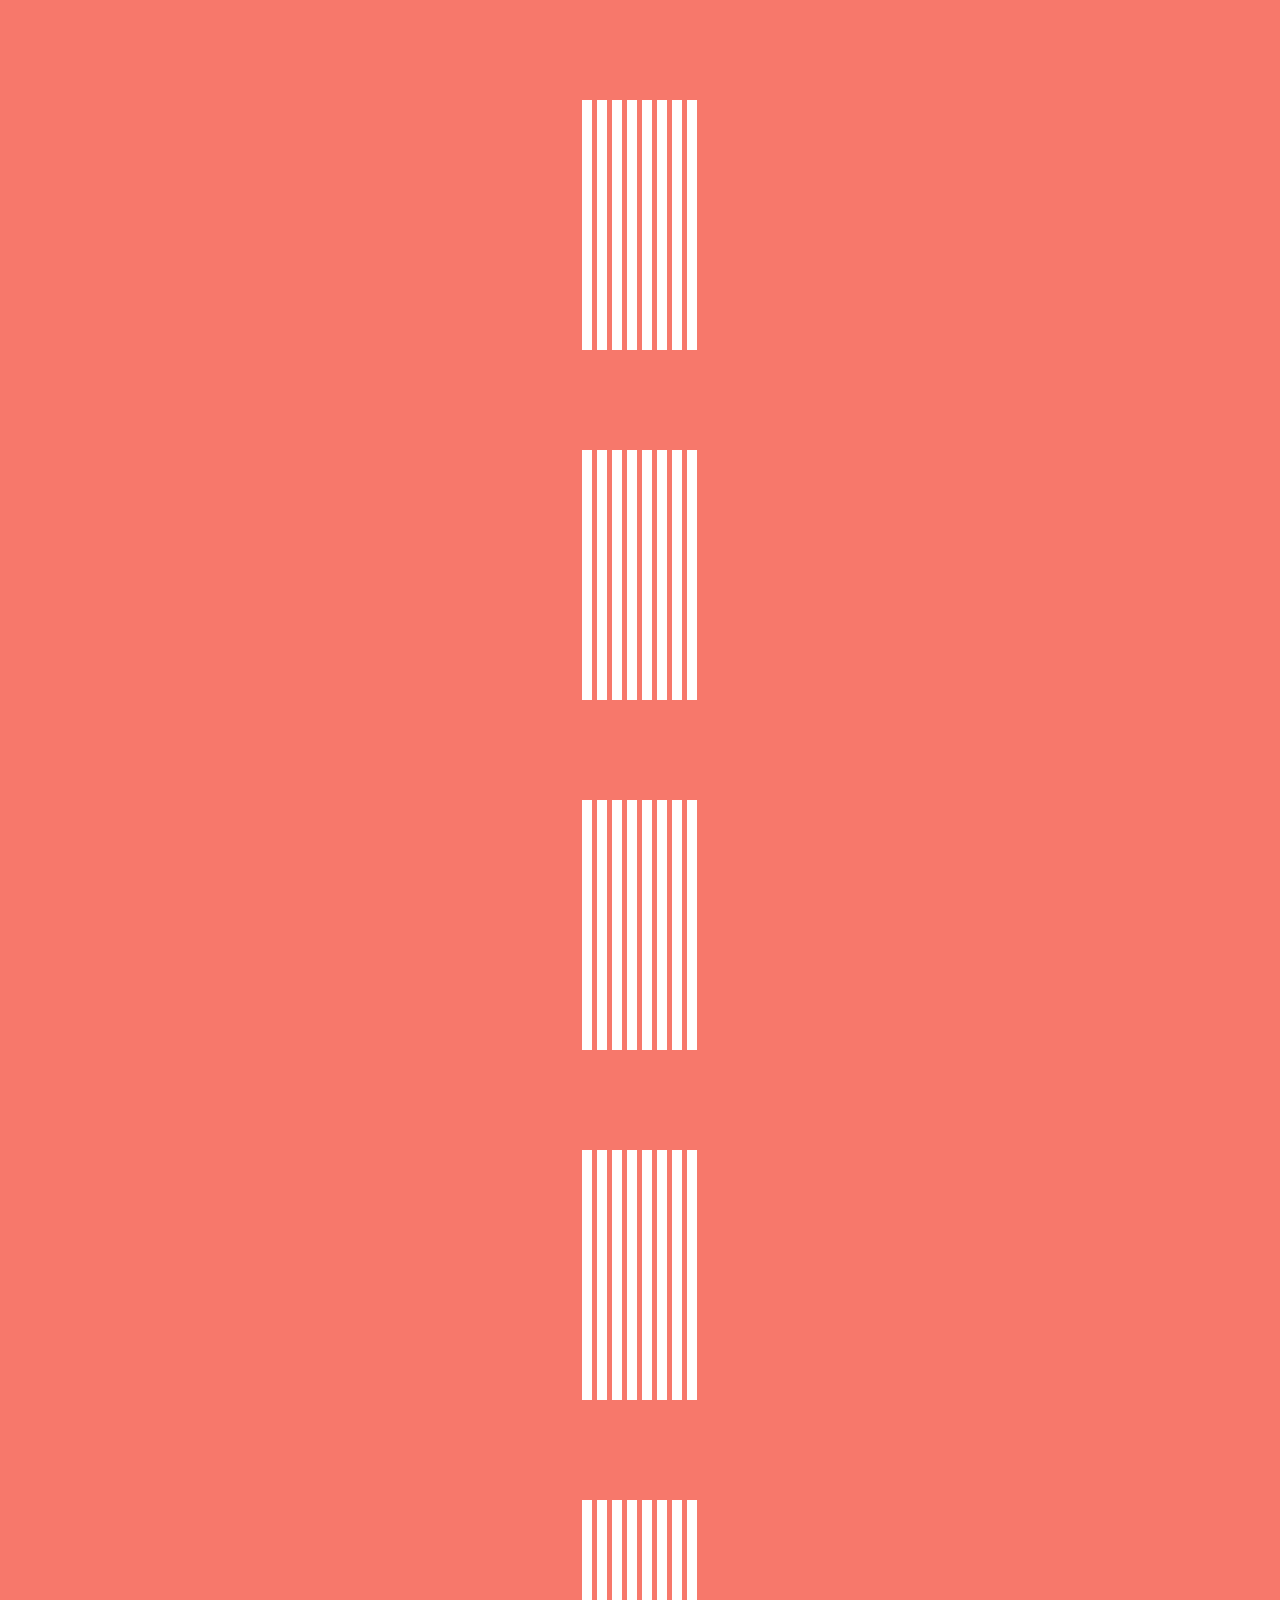
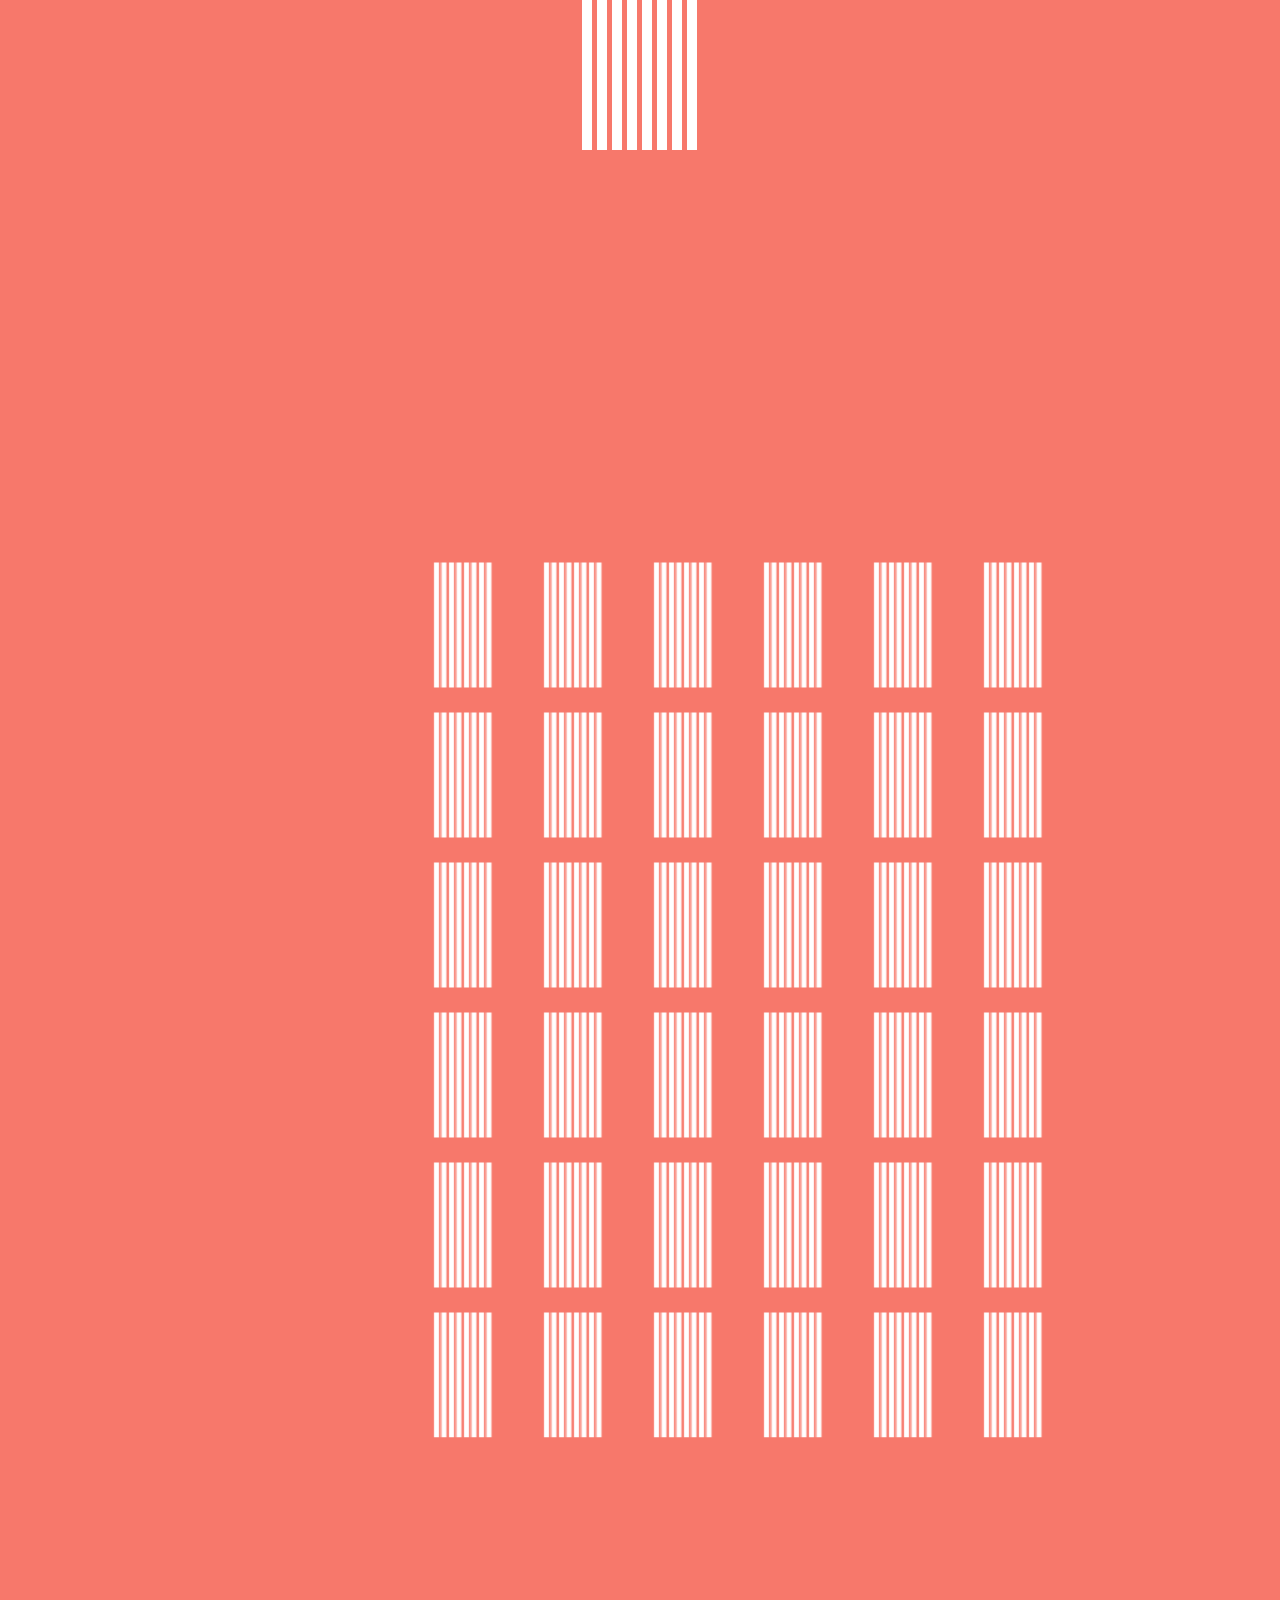
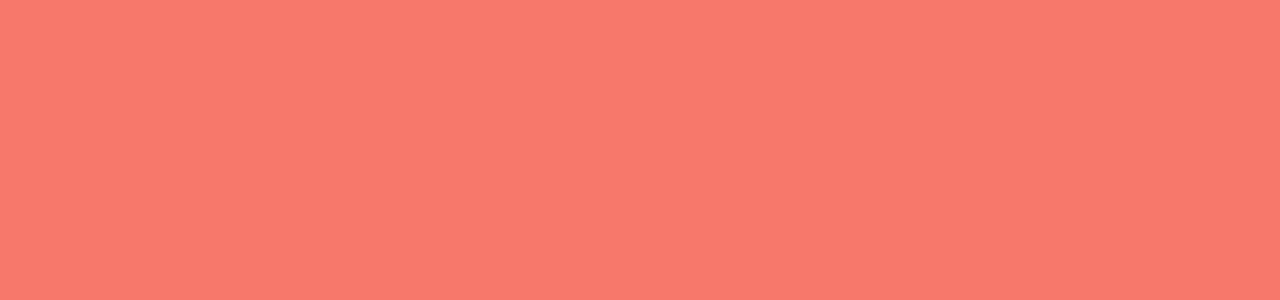
<file: typeface/try.html>
<html>

<head>
  <title>typeface</title>
	<script src="https://code.jquery.com/jquery-1.10.2.js"></script>
        <script type="text/javascript" src="js.js"></script>
      <link rel="stylesheet" type="text/css" href="try.css">
</head>

<body>
<div class="container">

<div class="H">
	<div class="line" id="h1"></div>
	<div class="line" id="h2"></div>
	<div class="line" id="h3"></div>
	<div class="line" id="h4"></div>
	<div class="line" id="h5"></div>
	<div class="line" id="h6"></div>
	<div class="line" id="h7"></div>
	<div class="line" id="h8"></div>
	<div class="move" id="h9"></div>
	<div class="move" id="h10"></div>
</div>

<div class="E">
	<div class="line" id="e1"></div>
	<div class="line" id="e2"></div>
	<div class="line" id="e3"></div>
	<div class="line" id="e4"></div>
	<div class="line" id="e5"></div>
	<div class="line" id="e6"></div>
	<div class="line" id="e7"></div>
	<div class="line" id="e8"></div>
	<div class="move" id="e9"></div>
	<div class="move" id="e10"></div>
</div>

<div class="L">
	<div class="line" id="l1"></div>
	<div class="line" id="l2"></div>
	<div class="line" id="l3"></div>
	<div class="line" id="l4"></div>
	<div class="line" id="l5"></div>
	<div class="line" id="l6"></div>
	<div class="line" id="l7"></div>
	<div class="line" id="l8"></div>
	<div class="move" id="l9"></div>
</div>

<div class="L">
	<div class="line" id="l1"></div>
	<div class="line" id="l2"></div>
	<div class="line" id="l3"></div>
	<div class="line" id="l4"></div>
	<div class="line" id="l5"></div>
	<div class="line" id="l6"></div>
	<div class="line" id="l7"></div>
	<div class="line" id="l8"></div>
	<div class="move" id="l9"></div>
</div>

<div class="O">
	<div class="line" id="o1"></div>
	<div class="line" id="o2"></div>
	<div class="line" id="o3"></div>
	<div class="line" id="o4"></div>
	<div class="line" id="o5"></div>
	<div class="line" id="o6"></div>
	<div class="line" id="o7"></div>
	<div class="line" id="o8"></div>
	<div class="move" id="o9"></div>
	<div class="move" id="o10"></div>
	<div class="move" id="o11"></div>
	<div class="move" id="o12"></div>
	<div class="move" id="o13"></div>
</div>

	</div>









<div class="container2">
	
<div class="A">
	<div class="line" id="a1"></div>
	<div class="line" id="a2"></div>
	<div class="line" id="a3"></div>
	<div class="line" id="a4"></div>
	<div class="line" id="a5"></div>
	<div class="line" id="a6"></div>
	<div class="line" id="a7"></div>
	<div class="line" id="a8"></div>
	<div class="move" id="a9"></div>
	<div class="move" id="a10"></div>
</div>

<div class="B">
	<div class="line" id="b1"></div>
	<div class="line" id="b2"></div>
	<div class="line" id="b3"></div>
	<div class="line" id="b4"></div>
	<div class="line" id="b5"></div>
	<div class="line" id="b6"></div>
	<div class="line" id="b7"></div>
	<div class="line" id="b8"></div>
	<div class="move" id="b9"></div>
	<div class="move" id="b10"></div>
	<div class="move" id="b11"></div>		
</div>

<div class="C">	
	<div class="line" id="c1"></div>
	<div class="line" id="c2"></div>
	<div class="line" id="c3"></div>
	<div class="line" id="c4"></div>
	<div class="line" id="c5"></div>
	<div class="line" id="c6"></div>
	<div class="line" id="c7"></div>
	<div class="line" id="c8"></div>
	<div class="move" id="c9"></div>
	<div class="move" id="c10"></div>
	</div>

<div class="D">
	<div class="line" id="d1"></div>
	<div class="line" id="d2"></div>
	<div class="line" id="d3"></div>
	<div class="line" id="d4"></div>
	<div class="line" id="d5"></div>
	<div class="line" id="d6"></div>
	<div class="line" id="d7"></div>
	<div class="line" id="d8"></div>
	<div class="move" id="d9"></div>
	<div class="move" id="d10"></div>
	<div class="move" id="d11"></div>
</div>

<div class="E">
	<div class="line" id="e1"></div>
	<div class="line" id="e2"></div>
	<div class="line" id="e3"></div>
	<div class="line" id="e4"></div>
	<div class="line" id="e5"></div>
	<div class="line" id="e6"></div>
	<div class="line" id="e7"></div>
	<div class="line" id="e8"></div>
	<div class="move" id="e9"></div>
	<div class="move" id="e10"></div>
</div>

<div class="F">
	<div class="line" id="f1"></div>
	<div class="line" id="f2"></div>
	<div class="line" id="f3"></div>
	<div class="line" id="f4"></div>
	<div class="line" id="f5"></div>
	<div class="line" id="f6"></div>
	<div class="line" id="f7"></div>
	<div class="line" id="f8"></div>
	<div class="move" id="f9"></div>
	<div class="move" id="f10"></div>
</div>

<div class="G">
	<div class="line" id="g1"></div>
	<div class="line" id="g2"></div>
	<div class="line" id="g3"></div>
	<div class="line" id="g4"></div>
	<div class="line" id="g5"></div>
	<div class="line" id="g6"></div>
	<div class="line" id="g7"></div>
	<div class="line" id="g8"></div>
	<div class="move" id="g9"></div>
	<div class="move" id="g10"></div>
	<div class="move" id="g11"></div>
	<div class="move" id="g12"></div>
</div>

<div class="H">
	<div class="line" id="h1"></div>
	<div class="line" id="h2"></div>
	<div class="line" id="h3"></div>
	<div class="line" id="h4"></div>
	<div class="line" id="h5"></div>
	<div class="line" id="h6"></div>
	<div class="line" id="h7"></div>
	<div class="line" id="h8"></div>
	<div class="move" id="h9"></div>
	<div class="move" id="h10"></div>
</div>

<div class="I">
	<div class="line" id="i1"></div>
	<div class="line" id="i2"></div>
	<div class="line" id="i3"></div>
	<div class="line" id="i4"></div>
	<div class="line" id="i5"></div>
	<div class="line" id="i6"></div>
	<div class="line" id="i7"></div>
	<div class="line" id="i8"></div>
	<div class="move" id="i9"></div>
	<div class="move" id="i10"></div>
</div>

<div class="J">
	<div class="line" id="j1"></div>
	<div class="line" id="j2"></div>
	<div class="line" id="j3"></div>
	<div class="line" id="j4"></div>
	<div class="line" id="j5"></div>
	<div class="line" id="j6"></div>
	<div class="line" id="j7"></div>
	<div class="line" id="j8"></div>
	<div class="move" id="j9"></div>
	<div class="move" id="j10"></div>
</div>

<div class="K">
	<div class="line" id="k1"></div>
	<div class="line" id="k2"></div>
	<div class="line" id="k3"></div>
	<div class="line" id="k4"></div>
	<div class="line" id="k5"></div>
	<div class="line" id="k6"></div>
	<div class="line" id="k7"></div>
	<div class="line" id="k8"></div>
	<div class="move" id="k9"></div>
	<div class="move" id="k10"></div>
	<div class="move" id="k11"></div>
	<div class="move" id="k12"></div>
	<div class="move" id="k13"></div>
	<div class="move" id="k14"></div>
</div>

<div class="L">
	<div class="line" id="l1"></div>
	<div class="line" id="l2"></div>
	<div class="line" id="l3"></div>
	<div class="line" id="l4"></div>
	<div class="line" id="l5"></div>
	<div class="line" id="l6"></div>
	<div class="line" id="l7"></div>
	<div class="line" id="l8"></div>
	<div class="move" id="l9"></div>
</div>

<div class="M">
	<div class="line" id="m1"></div>
	<div class="line" id="m2"></div>
	<div class="line" id="m3"></div>
	<div class="line" id="m4"></div>
	<div class="line" id="m5"></div>
	<div class="line" id="m6"></div>
	<div class="line" id="m7"></div>
	<div class="line" id="m8"></div>
	<div class="move" id="m9"></div>
	<div class="move" id="m10"></div>
	<div class="move" id="m11"></div>	
</div>

<div class="N">
	<div class="line" id="n1"></div>
	<div class="line" id="n2"></div>
	<div class="line" id="n3"></div>
	<div class="line" id="n4"></div>
	<div class="line" id="n5"></div>
	<div class="line" id="n6"></div>
	<div class="line" id="n7"></div>
	<div class="line" id="n8"></div>
	<div class="move" id="n9"></div>
	<div class="move" id="n10"></div>
	<div class="move" id="n11"></div>	
	<div class="move" id="n12"></div>
</div>

<div class="O">
	<div class="line" id="o1"></div>
	<div class="line" id="o2"></div>
	<div class="line" id="o3"></div>
	<div class="line" id="o4"></div>
	<div class="line" id="o5"></div>
	<div class="line" id="o6"></div>
	<div class="line" id="o7"></div>
	<div class="line" id="o8"></div>
	<div class="move" id="o9"></div>
	<div class="move" id="o10"></div>
	<div class="move" id="o11"></div>
	<div class="move" id="o12"></div>
	<div class="move" id="o13"></div>
</div>

<div class="P">
	<div class="line" id="p1"></div>
	<div class="line" id="p2"></div>
	<div class="line" id="p3"></div>
	<div class="line" id="p4"></div>
	<div class="line" id="p5"></div>
	<div class="line" id="p6"></div>
	<div class="line" id="p7"></div>
	<div class="line" id="p8"></div>
	<div class="move" id="p9"></div>
	<div class="move" id="p10"></div>
</div>

<div class="Q">
	<div class="line" id="q1"></div>
	<div class="line" id="q2"></div>
	<div class="line" id="q3"></div>
	<div class="line" id="q4"></div>
	<div class="line" id="q5"></div>
	<div class="line" id="q6"></div>
	<div class="line" id="q7"></div>
	<div class="line" id="q8"></div>
	<div class="move" id="q9"></div>
	<div class="move" id="q10"></div>
	<div class="move" id="q11"></div>
</div>

<div class="R">
	<div class="line" id="r1"></div>
	<div class="line" id="r2"></div>
	<div class="line" id="r3"></div>
	<div class="line" id="r4"></div>
	<div class="line" id="r5"></div>
	<div class="line" id="r6"></div>
	<div class="line" id="r7"></div>
	<div class="line" id="r8"></div>
	<div class="move" id="r9"></div>
	<div class="move" id="r10"></div>
	<div class="move" id="r11"></div>
	<div class="move" id="r12"></div>
	<div class="move" id="r13"></div>
</div>

<div class="S">
	<div class="line" id="s1"></div>
	<div class="line" id="s2"></div>
	<div class="line" id="s3"></div>
	<div class="line" id="s4"></div>
	<div class="line" id="s5"></div>
	<div class="line" id="s6"></div>
	<div class="line" id="s7"></div>
	<div class="line" id="s8"></div>
	<div class="move" id="s9"></div>
	<div class="move" id="s10"></div>
	<div class="move" id="s11"></div>
	<div class="move" id="s12"></div>
	<div class="move" id="s13"></div>
	<div class="move" id="s14"></div>
	<div class="move" id="s15"></div>
	<div class="move" id="s16"></div>
</div>

<div class="T">
	<div class="line" id="t1"></div>
	<div class="line" id="t2"></div>
	<div class="line" id="t3"></div>
	<div class="line" id="t4"></div>
	<div class="line" id="t5"></div>
	<div class="line" id="t6"></div>
	<div class="line" id="t7"></div>
	<div class="line" id="t8"></div>
	<div class="move" id="t9"></div>
	<div class="move" id="t10"></div>
</div>

<div class="U">
	<div class="line" id="u1"></div>
	<div class="line" id="u2"></div>
	<div class="line" id="u3"></div>
	<div class="line" id="u4"></div>
	<div class="line" id="u5"></div>
	<div class="line" id="u6"></div>
	<div class="line" id="u7"></div>
	<div class="line" id="u8"></div>
	<div class="move" id="u9"></div>
</div>

<div class="V">
	<div class="line" id="v1"></div>
	<div class="line" id="v2"></div>
	<div class="line" id="v3"></div>
	<div class="line" id="v4"></div>
	<div class="line" id="v5"></div>
	<div class="line" id="v6"></div>
	<div class="line" id="v7"></div>
	<div class="line" id="v8"></div>
	<div class="move" id="v9"></div>
	<div class="move" id="v10"></div>
	<div class="move" id="v11"></div>
	<div class="move" id="v12"></div>
	<div class="move" id="v13"></div>
	<div class="move" id="v14"></div>
	<div class="move" id="v15"></div>
	<div class="move" id="v16"></div>
	<div class="move" id="v17"></div>
	<div class="move" id="v18"></div>
	<div class="move" id="v19"></div>
</div>

<div class="W">
	<div class="line" id="w1"></div>
	<div class="line" id="w2"></div>
	<div class="line" id="w3"></div>
	<div class="line" id="w4"></div>
	<div class="line" id="w5"></div>
	<div class="line" id="w6"></div>
	<div class="line" id="w7"></div>
	<div class="line" id="w8"></div>
	<div class="move" id="w9"></div>
	<div class="move" id="w10"></div>
	<div class="move" id="w11"></div>
</div>

<div class="X">
	<div class="line" id="x1"></div>
	<div class="line" id="x2"></div>
	<div class="line" id="x3"></div>
	<div class="line" id="x4"></div>
	<div class="line" id="x5"></div>
	<div class="line" id="x6"></div>
	<div class="line" id="x7"></div>
	<div class="line" id="x8"></div>
	<div class="move" id="x9"></div>
	<div class="move" id="x10"></div>
	<div class="move" id="x11"></div>	
	<div class="move" id="x12"></div>
</div>

<div class="Y">
	<div class="line" id="y1"></div>
	<div class="line" id="y2"></div>
	<div class="line" id="y3"></div>
	<div class="line" id="y4"></div>
	<div class="line" id="y5"></div>
	<div class="line" id="y6"></div>
	<div class="line" id="y7"></div>
	<div class="line" id="y8"></div>
	<div class="move" id="y9"></div>
	<div class="move" id="y10"></div>
	<div class="move" id="y11"></div>
	<div class="move" id="y12"></div>
	<div class="move" id="y13"></div>
	<div class="move" id="y14"></div>
	<div class="move" id="y15"></div>
	<div class="move" id="y16"></div>
	<div class="move" id="y17"></div>
	<div class="move" id="y18"></div>
	<div class="move" id="y19"></div>
</div>

<div class="Z">
	<div class="line" id="z1"></div>
	<div class="line" id="z2"></div>
	<div class="line" id="z3"></div>
	<div class="line" id="z4"></div>
	<div class="line" id="z5"></div>
	<div class="line" id="z6"></div>
	<div class="line" id="z7"></div>
	<div class="line" id="z8"></div>
	<div class="move" id="z9"></div>
	<div class="move" id="z10"></div>
	<div class="move" id="z11"></div>
	<div class="move" id="z12"></div>
	<div class="move" id="z13"></div>
</div>

<div class="yi">
	<div class="line" id="yi1"></div>
	<div class="line" id="yi2"></div>
	<div class="line" id="yi3"></div>
	<div class="line" id="yi4"></div>
	<div class="line" id="yi5"></div>
	<div class="line" id="yi6"></div>
	<div class="line" id="yi7"></div>
	<div class="line" id="yi8"></div>
	<div class="move" id="yi9"></div>
	<div class="move" id="yi10"></div>
</div>

<div class="er">
	<div class="line" id="er1"></div>
	<div class="line" id="er2"></div>
	<div class="line" id="er3"></div>
	<div class="line" id="er4"></div>
	<div class="line" id="er5"></div>
	<div class="line" id="er6"></div>
	<div class="line" id="er7"></div>
	<div class="line" id="er8"></div>
	<div class="move" id="er9"></div>
	<div class="move" id="er10"></div>
	<div class="move" id="er11"></div>
	<div class="move" id="er12"></div>
	<div class="move" id="er13"></div>
</div>

<div class="san">
	<div class="line" id="san1"></div>
	<div class="line" id="san2"></div>
	<div class="line" id="san3"></div>
	<div class="line" id="san4"></div>
	<div class="line" id="san5"></div>
	<div class="line" id="san6"></div>
	<div class="line" id="san7"></div>
	<div class="line" id="san8"></div>
	<div class="move" id="san9"></div>
	<div class="move" id="san10"></div>
	<div class="move" id="san11"></div>	
</div>

<div class="si">
	<div class="line" id="si1"></div>
	<div class="line" id="si2"></div>
	<div class="line" id="si3"></div>
	<div class="line" id="si4"></div>
	<div class="line" id="si5"></div>
	<div class="line" id="si6"></div>
	<div class="line" id="si7"></div>
	<div class="line" id="si8"></div>
	<div class="move" id="si9"></div>
	<div class="move" id="si10"></div>
</div>

<div class="wu">
	<div class="line" id="wu1"></div>
	<div class="line" id="wu2"></div>
	<div class="line" id="wu3"></div>
	<div class="line" id="wu4"></div>
	<div class="line" id="wu5"></div>
	<div class="line" id="wu6"></div>
	<div class="line" id="wu7"></div>
	<div class="line" id="wu8"></div>
	<div class="move" id="wu9"></div>
	<div class="move" id="wu10"></div>
</div>

<div class="liu">
	<div class="line" id="liu1"></div>
	<div class="line" id="liu2"></div>
	<div class="line" id="liu3"></div>
	<div class="line" id="liu4"></div>
	<div class="line" id="liu5"></div>
	<div class="line" id="liu6"></div>
	<div class="line" id="liu7"></div>
	<div class="line" id="liu8"></div>
	<div class="move" id="liu9"></div>
	<div class="move" id="liu10"></div>
</div>

<div class="qi">
	<div class="line" id="qi1"></div>
	<div class="line" id="qi2"></div>
	<div class="line" id="qi3"></div>
	<div class="line" id="qi4"></div>
	<div class="line" id="qi5"></div>
	<div class="line" id="qi6"></div>
	<div class="line" id="qi7"></div>
	<div class="line" id="qi8"></div>
	<div class="move" id="qi9"></div>
</div>

<div class="ba">
	<div class="line" id="ba1"></div>
	<div class="line" id="ba2"></div>
	<div class="line" id="ba3"></div>
	<div class="line" id="ba4"></div>
	<div class="line" id="ba5"></div>
	<div class="line" id="ba6"></div>
	<div class="line" id="ba7"></div>
	<div class="line" id="ba8"></div>
	<div class="move" id="ba9"></div>
	<div class="move" id="ba10"></div>
</div>

<div class="jiu">
	<div class="line" id="jiu1"></div>
	<div class="line" id="jiu2"></div>
	<div class="line" id="jiu3"></div>
	<div class="line" id="jiu4"></div>
	<div class="line" id="jiu5"></div>
	<div class="line" id="jiu6"></div>
	<div class="line" id="jiu7"></div>
	<div class="line" id="jiu8"></div>
	<div class="move" id="jiu9"></div>
	<div class="move" id="jiu10"></div>
</div>

<div class="ling">
	<div class="line" id="ling1"></div>
	<div class="line" id="ling2"></div>
	<div class="line" id="ling3"></div>
	<div class="line" id="ling4"></div>
	<div class="line" id="ling5"></div>
	<div class="line" id="ling6"></div>
	<div class="line" id="ling7"></div>
	<div class="line" id="ling8"></div>
	<div class="move" id="ling9"></div>
</div>


</div>

</body>
</html>
</file>
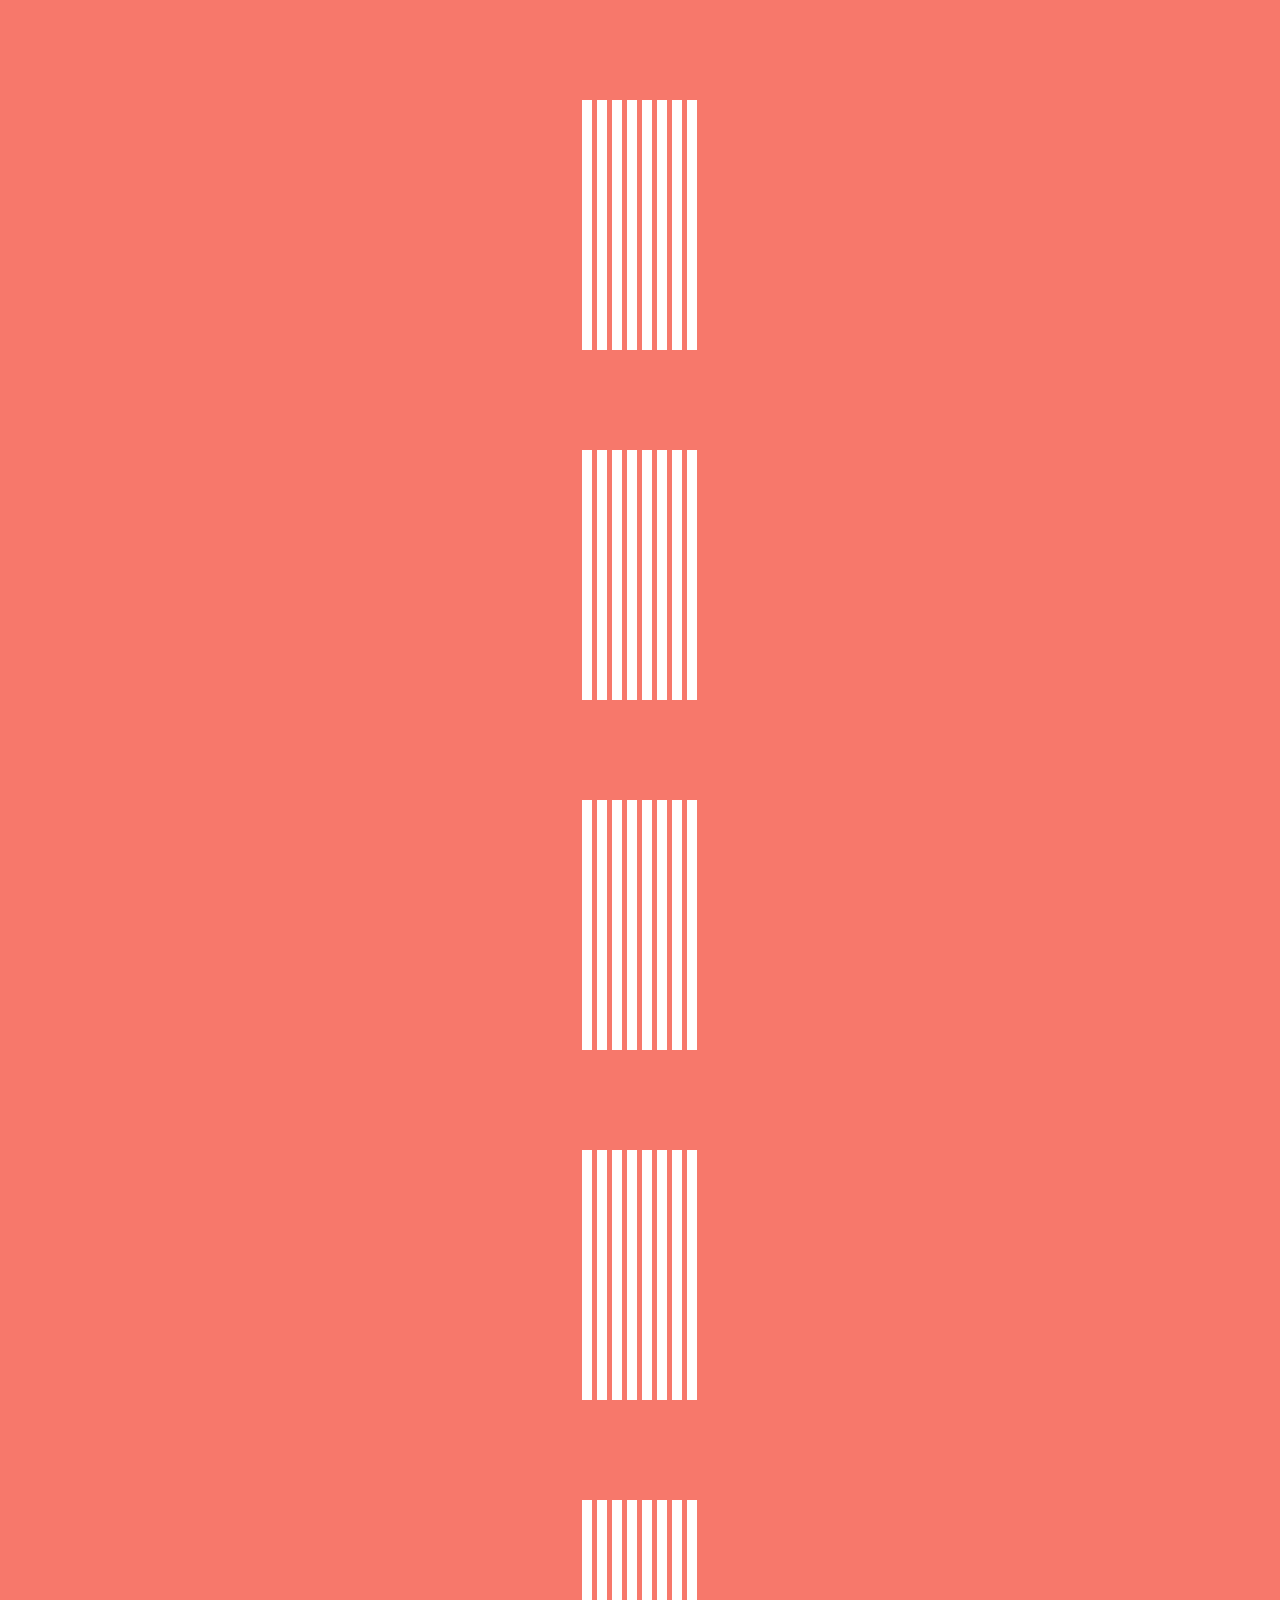
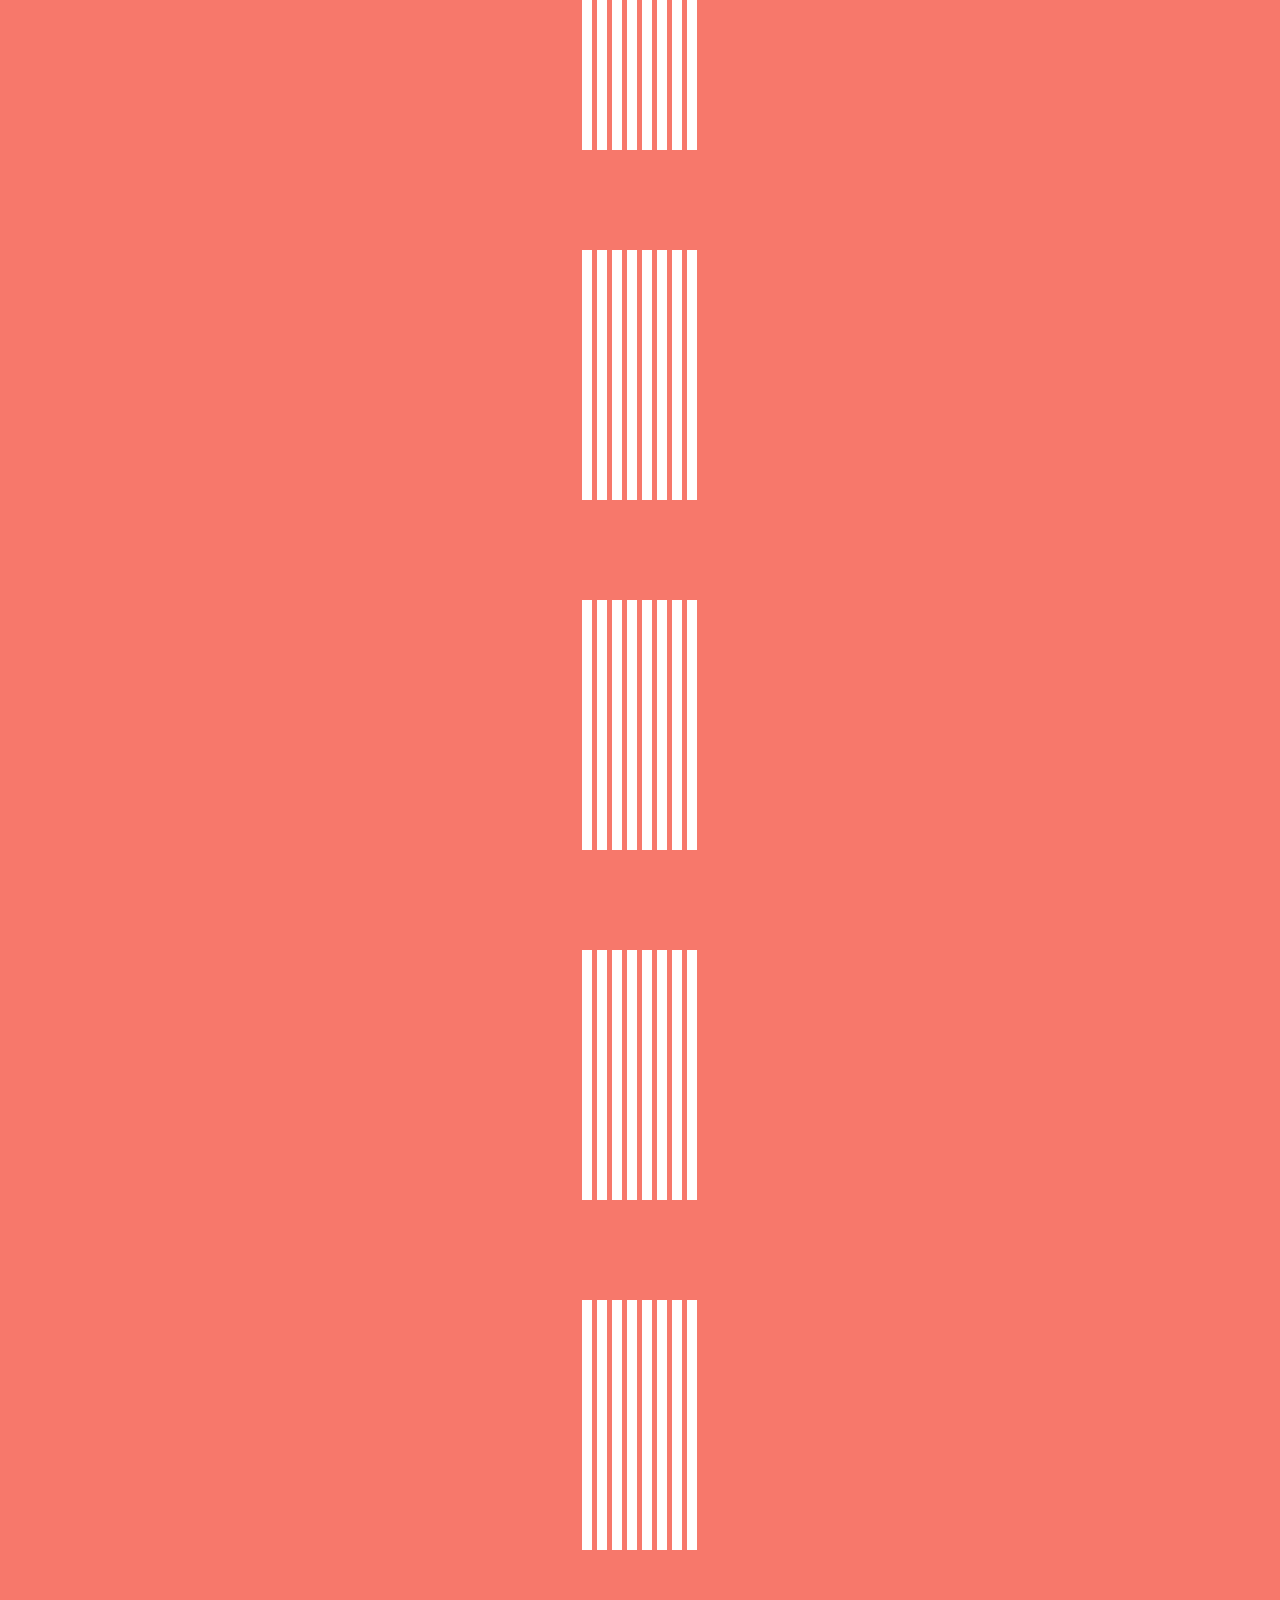
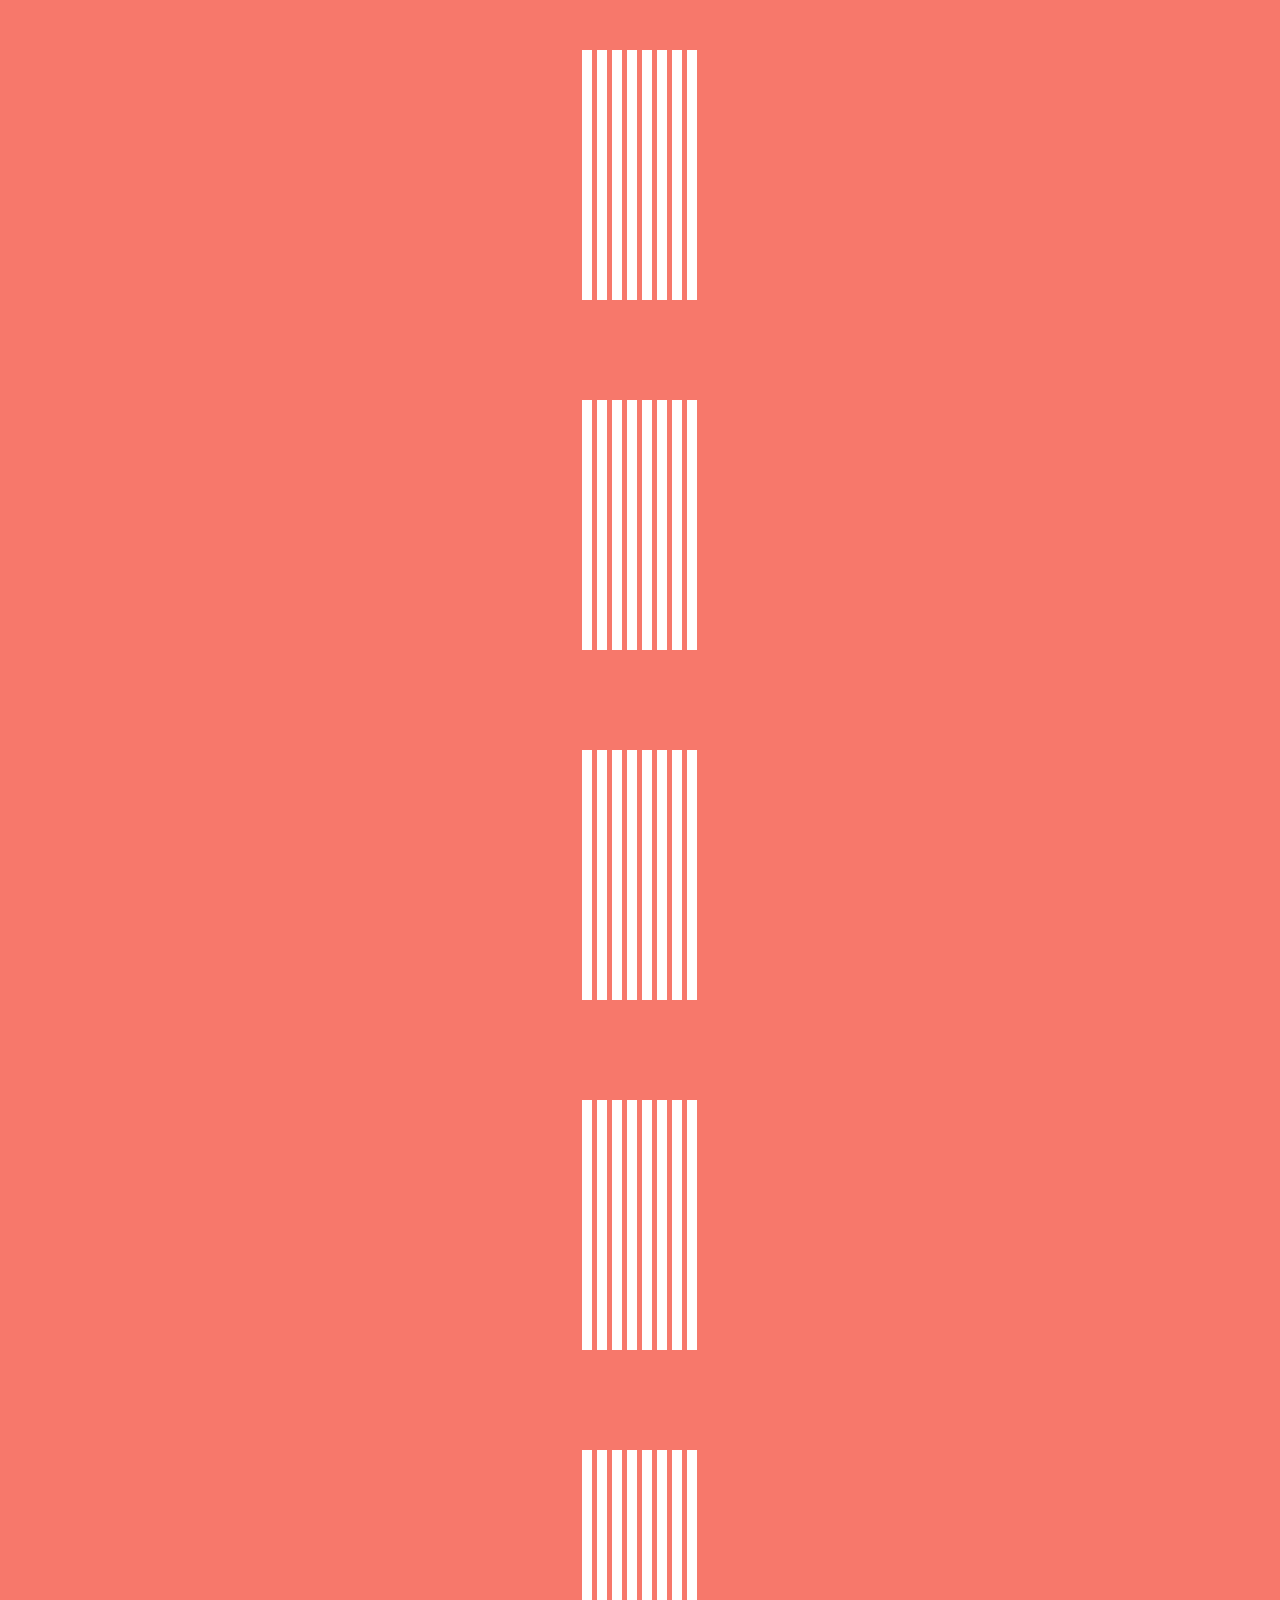
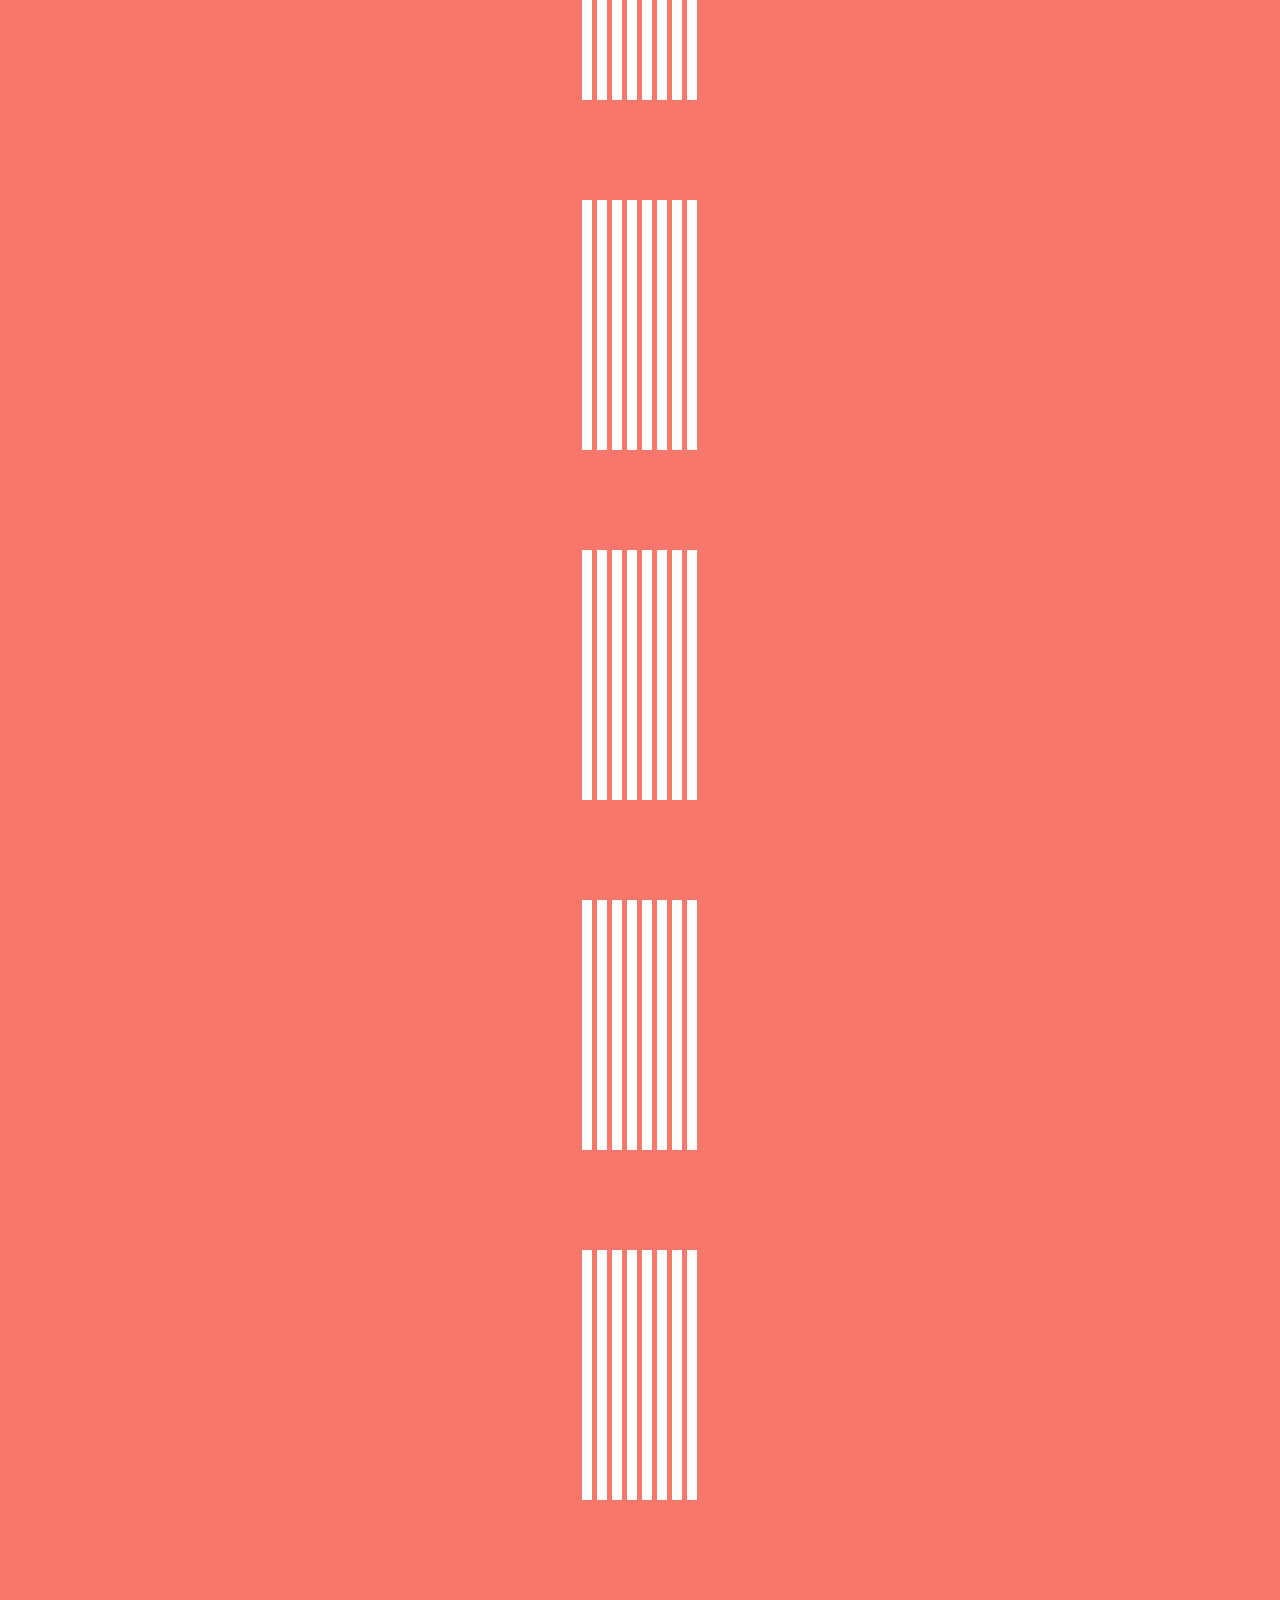
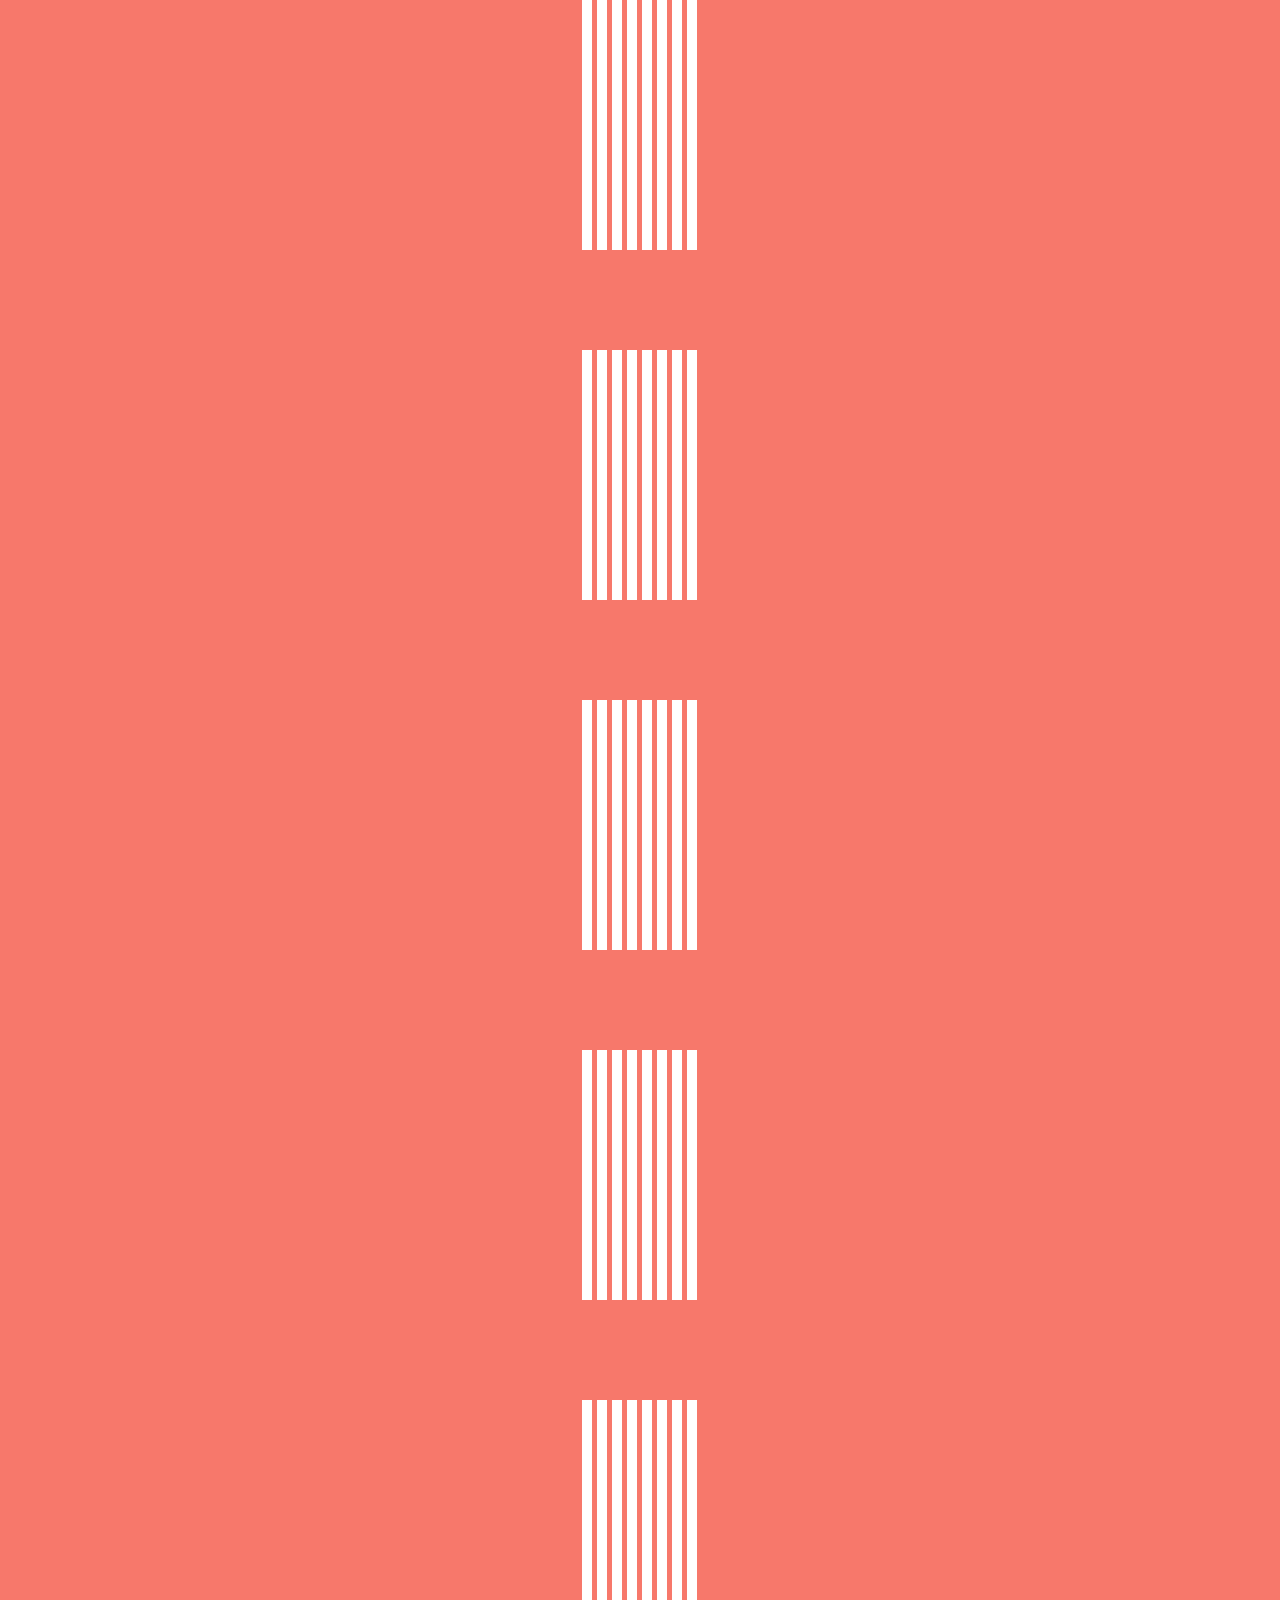
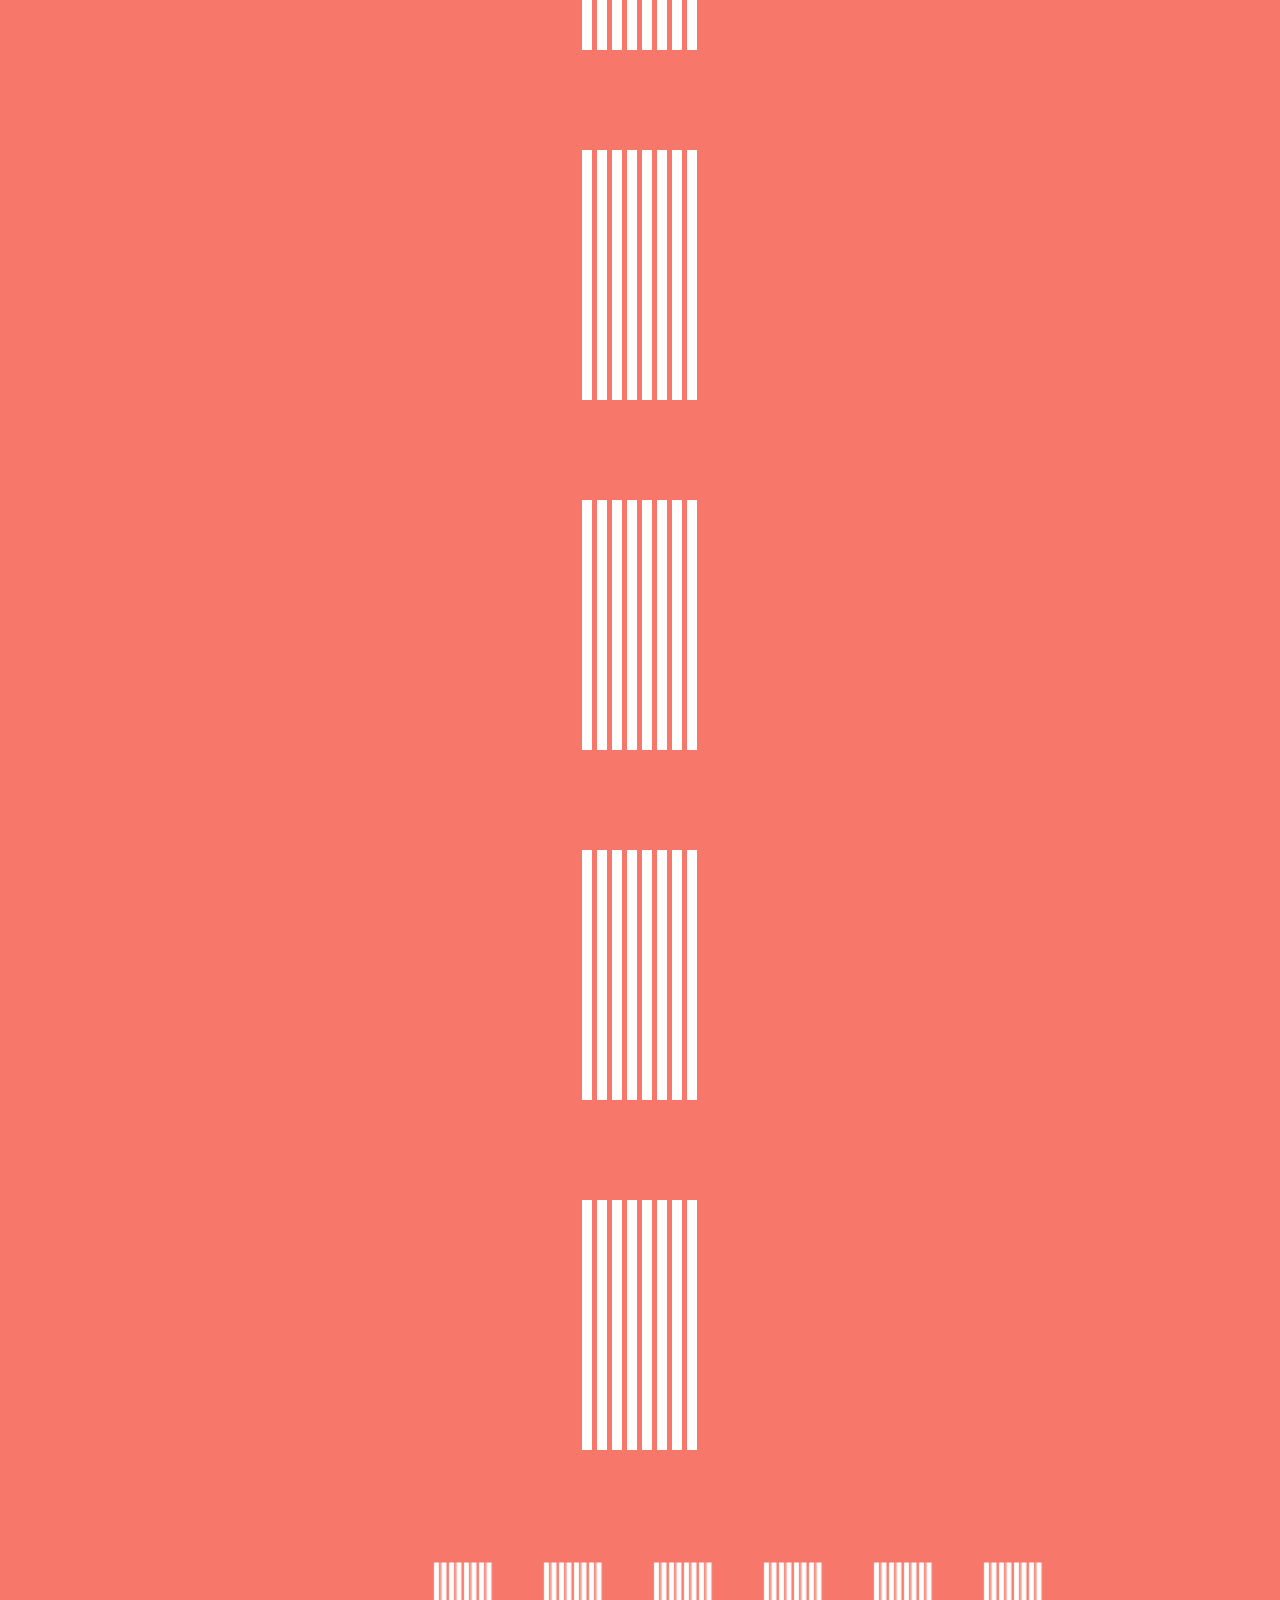
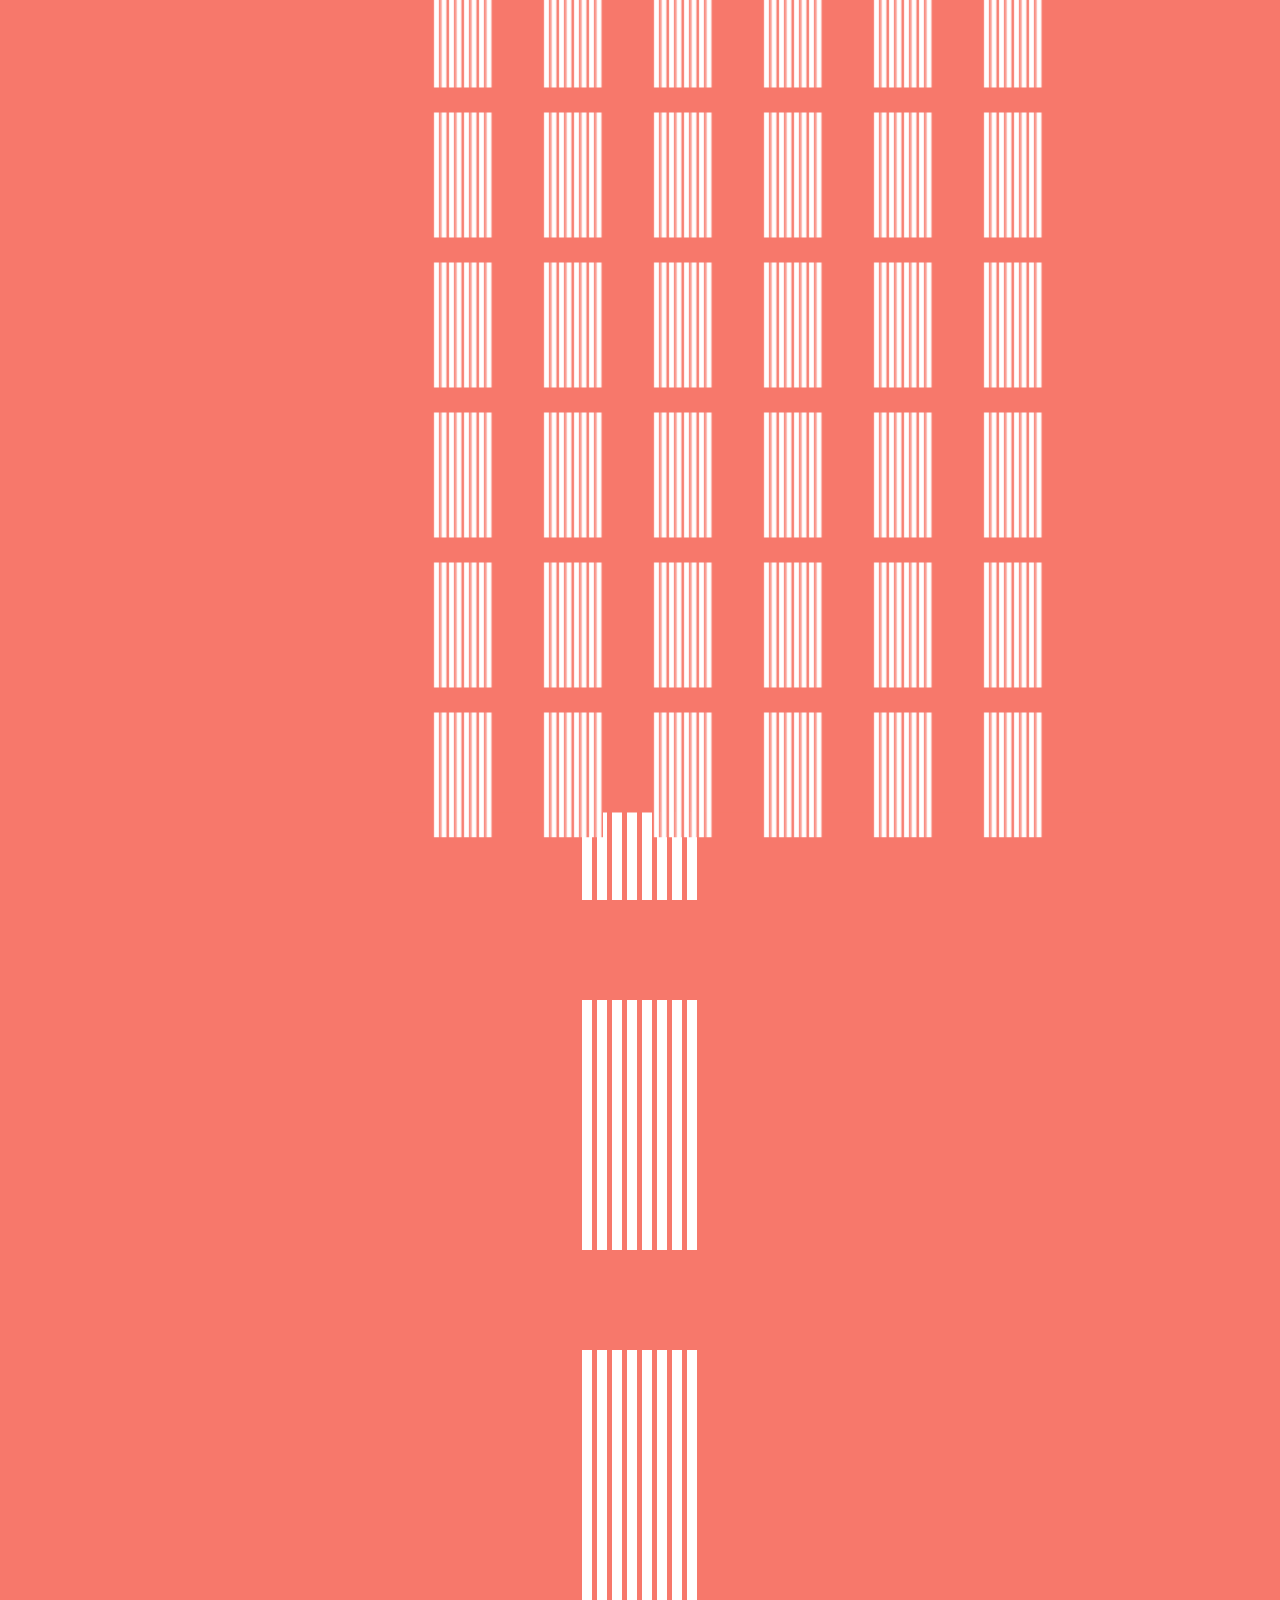
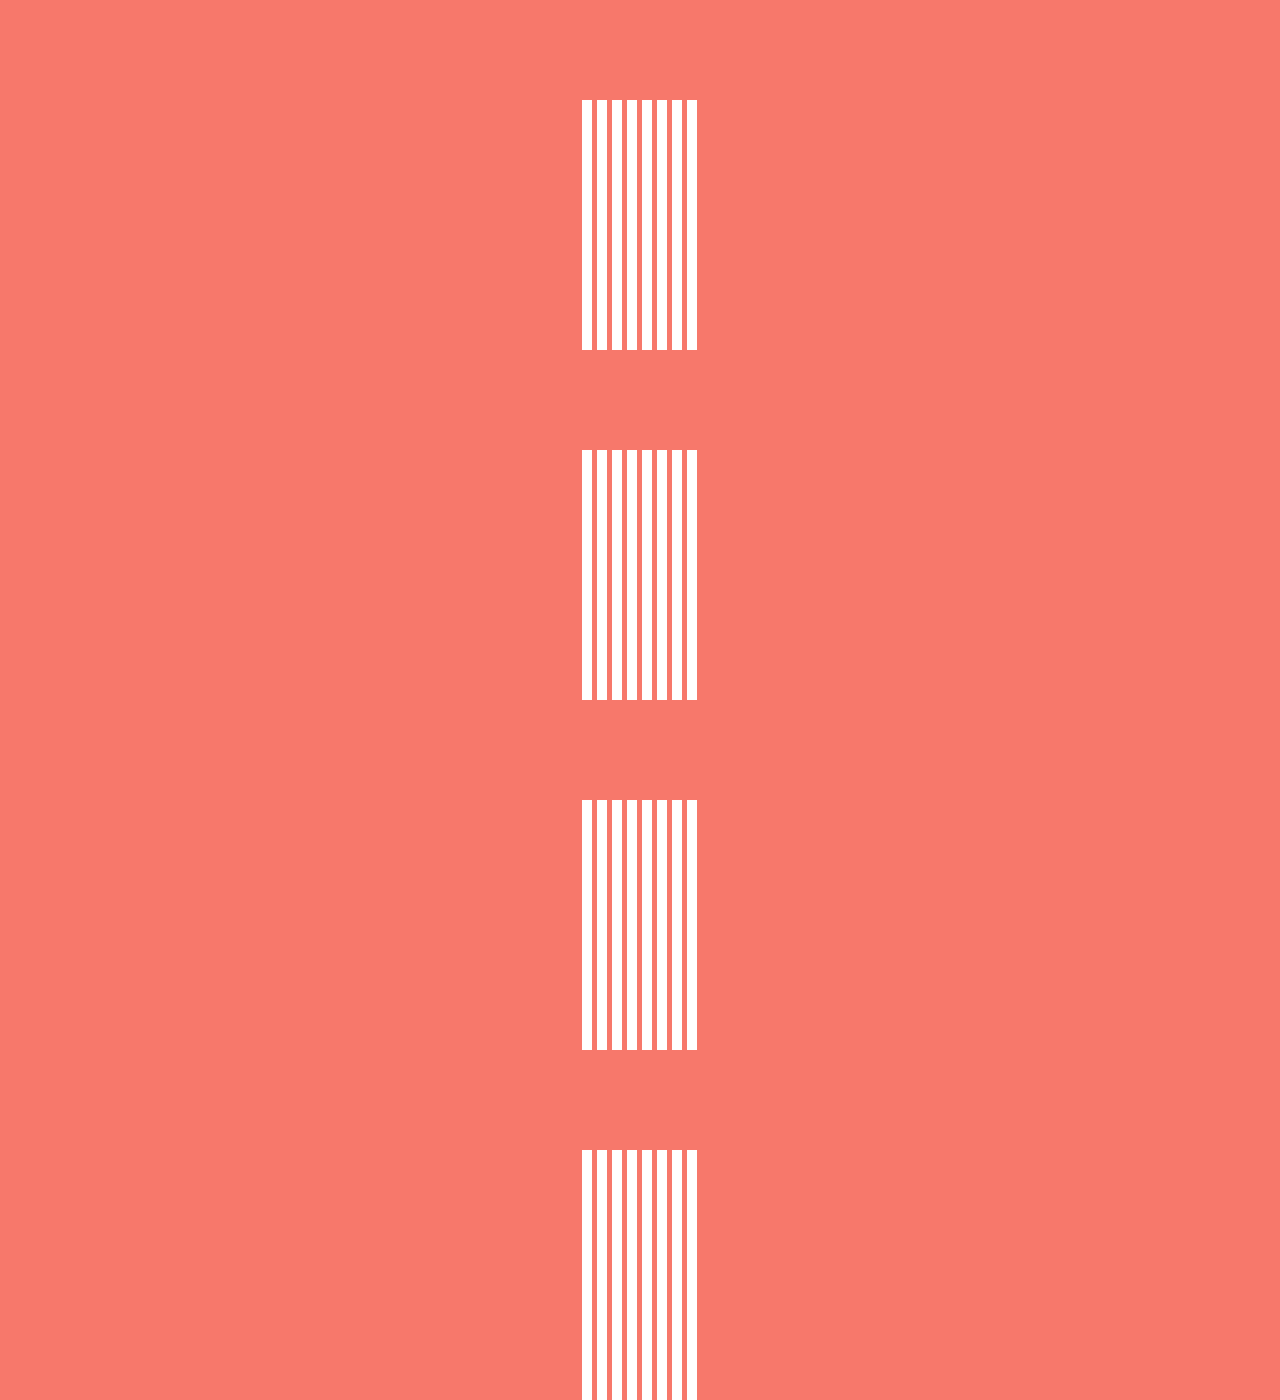
<file: typeface/typeface.html>
<html>

<head>
  <title>typeface</title>
	<script src="https://code.jquery.com/jquery-1.10.2.js"></script>
        <script type="text/javascript" src="js.js"></script>
      <link rel="stylesheet" type="text/css" href="css.css">
</head>

<body>
<div class="container">

<div class="A">
	<div class="line" id="a1"></div>
	<div class="line" id="a2"></div>
	<div class="line" id="a3"></div>
	<div class="line" id="a4"></div>
	<div class="line" id="a5"></div>
	<div class="line" id="a6"></div>
	<div class="line" id="a7"></div>
	<div class="line" id="a8"></div>
	<div class="move" id="a9"></div>
	<div class="move" id="a10"></div>
</div>

<div class="B">
	<div class="line" id="b1"></div>
	<div class="line" id="b2"></div>
	<div class="line" id="b3"></div>
	<div class="line" id="b4"></div>
	<div class="line" id="b5"></div>
	<div class="line" id="b6"></div>
	<div class="line" id="b7"></div>
	<div class="line" id="b8"></div>
	<div class="move" id="b9"></div>
	<div class="move" id="b10"></div>
	<div class="move" id="b11"></div>		
</div>

<div class="C">	
	<div class="line" id="c1"></div>
	<div class="line" id="c2"></div>
	<div class="line" id="c3"></div>
	<div class="line" id="c4"></div>
	<div class="line" id="c5"></div>
	<div class="line" id="c6"></div>
	<div class="line" id="c7"></div>
	<div class="line" id="c8"></div>
	<div class="move" id="c9"></div>
	<div class="move" id="c10"></div>
	</div>

<div class="D">
	<div class="line" id="d1"></div>
	<div class="line" id="d2"></div>
	<div class="line" id="d3"></div>
	<div class="line" id="d4"></div>
	<div class="line" id="d5"></div>
	<div class="line" id="d6"></div>
	<div class="line" id="d7"></div>
	<div class="line" id="d8"></div>
	<div class="move" id="d9"></div>
	<div class="move" id="d10"></div>
	<div class="move" id="d11"></div>
</div>

<div class="E">
	<div class="line" id="e1"></div>
	<div class="line" id="e2"></div>
	<div class="line" id="e3"></div>
	<div class="line" id="e4"></div>
	<div class="line" id="e5"></div>
	<div class="line" id="e6"></div>
	<div class="line" id="e7"></div>
	<div class="line" id="e8"></div>
	<div class="move" id="e9"></div>
	<div class="move" id="e10"></div>
</div>

<div class="F">
	<div class="line" id="f1"></div>
	<div class="line" id="f2"></div>
	<div class="line" id="f3"></div>
	<div class="line" id="f4"></div>
	<div class="line" id="f5"></div>
	<div class="line" id="f6"></div>
	<div class="line" id="f7"></div>
	<div class="line" id="f8"></div>
	<div class="move" id="f9"></div>
	<div class="move" id="f10"></div>
</div>

<div class="G">
	<div class="line" id="g1"></div>
	<div class="line" id="g2"></div>
	<div class="line" id="g3"></div>
	<div class="line" id="g4"></div>
	<div class="line" id="g5"></div>
	<div class="line" id="g6"></div>
	<div class="line" id="g7"></div>
	<div class="line" id="g8"></div>
	<div class="move" id="g9"></div>
	<div class="move" id="g10"></div>
	<div class="move" id="g11"></div>
	<div class="move" id="g12"></div>
</div>

<div class="H">
	<div class="line" id="h1"></div>
	<div class="line" id="h2"></div>
	<div class="line" id="h3"></div>
	<div class="line" id="h4"></div>
	<div class="line" id="h5"></div>
	<div class="line" id="h6"></div>
	<div class="line" id="h7"></div>
	<div class="line" id="h8"></div>
	<div class="move" id="h9"></div>
	<div class="move" id="h10"></div>
</div>

<div class="I">
	<div class="line" id="i1"></div>
	<div class="line" id="i2"></div>
	<div class="line" id="i3"></div>
	<div class="line" id="i4"></div>
	<div class="line" id="i5"></div>
	<div class="line" id="i6"></div>
	<div class="line" id="i7"></div>
	<div class="line" id="i8"></div>
	<div class="move" id="i9"></div>
	<div class="move" id="i10"></div>
</div>

<div class="J">
	<div class="line" id="j1"></div>
	<div class="line" id="j2"></div>
	<div class="line" id="j3"></div>
	<div class="line" id="j4"></div>
	<div class="line" id="j5"></div>
	<div class="line" id="j6"></div>
	<div class="line" id="j7"></div>
	<div class="line" id="j8"></div>
	<div class="move" id="j9"></div>
	<div class="move" id="j10"></div>
</div>

<div class="K">
	<div class="line" id="k1"></div>
	<div class="line" id="k2"></div>
	<div class="line" id="k3"></div>
	<div class="line" id="k4"></div>
	<div class="line" id="k5"></div>
	<div class="line" id="k6"></div>
	<div class="line" id="k7"></div>
	<div class="line" id="k8"></div>
	<div class="move" id="k9"></div>
	<div class="move" id="k10"></div>
	<div class="move" id="k11"></div>
	<div class="move" id="k12"></div>
	<div class="move" id="k13"></div>
	<div class="move" id="k14"></div>
</div>

<div class="L">
	<div class="line" id="l1"></div>
	<div class="line" id="l2"></div>
	<div class="line" id="l3"></div>
	<div class="line" id="l4"></div>
	<div class="line" id="l5"></div>
	<div class="line" id="l6"></div>
	<div class="line" id="l7"></div>
	<div class="line" id="l8"></div>
	<div class="move" id="l9"></div>
</div>

<div class="M">
	<div class="line" id="m1"></div>
	<div class="line" id="m2"></div>
	<div class="line" id="m3"></div>
	<div class="line" id="m4"></div>
	<div class="line" id="m5"></div>
	<div class="line" id="m6"></div>
	<div class="line" id="m7"></div>
	<div class="line" id="m8"></div>
	<div class="move" id="m9"></div>
	<div class="move" id="m10"></div>
	<div class="move" id="m11"></div>	
</div>

<div class="N">
	<div class="line" id="n1"></div>
	<div class="line" id="n2"></div>
	<div class="line" id="n3"></div>
	<div class="line" id="n4"></div>
	<div class="line" id="n5"></div>
	<div class="line" id="n6"></div>
	<div class="line" id="n7"></div>
	<div class="line" id="n8"></div>
	<div class="move" id="n9"></div>
	<div class="move" id="n10"></div>
	<div class="move" id="n11"></div>	
	<div class="move" id="n12"></div>
</div>

<div class="O">
	<div class="line" id="o1"></div>
	<div class="line" id="o2"></div>
	<div class="line" id="o3"></div>
	<div class="line" id="o4"></div>
	<div class="line" id="o5"></div>
	<div class="line" id="o6"></div>
	<div class="line" id="o7"></div>
	<div class="line" id="o8"></div>
	<div class="move" id="o9"></div>
	<div class="move" id="o10"></div>
	<div class="move" id="o11"></div>
	<div class="move" id="o12"></div>
	<div class="move" id="o13"></div>
</div>

<div class="P">
	<div class="line" id="p1"></div>
	<div class="line" id="p2"></div>
	<div class="line" id="p3"></div>
	<div class="line" id="p4"></div>
	<div class="line" id="p5"></div>
	<div class="line" id="p6"></div>
	<div class="line" id="p7"></div>
	<div class="line" id="p8"></div>
	<div class="move" id="p9"></div>
	<div class="move" id="p10"></div>
</div>

<div class="Q">
	<div class="line" id="q1"></div>
	<div class="line" id="q2"></div>
	<div class="line" id="q3"></div>
	<div class="line" id="q4"></div>
	<div class="line" id="q5"></div>
	<div class="line" id="q6"></div>
	<div class="line" id="q7"></div>
	<div class="line" id="q8"></div>
	<div class="move" id="q9"></div>
	<div class="move" id="q10"></div>
	<div class="move" id="q11"></div>
</div>

<div class="R">
	<div class="line" id="r1"></div>
	<div class="line" id="r2"></div>
	<div class="line" id="r3"></div>
	<div class="line" id="r4"></div>
	<div class="line" id="r5"></div>
	<div class="line" id="r6"></div>
	<div class="line" id="r7"></div>
	<div class="line" id="r8"></div>
	<div class="move" id="r9"></div>
	<div class="move" id="r10"></div>
	<div class="move" id="r11"></div>
	<div class="move" id="r12"></div>
	<div class="move" id="r13"></div>
</div>

<div class="S">
	<div class="line" id="s1"></div>
	<div class="line" id="s2"></div>
	<div class="line" id="s3"></div>
	<div class="line" id="s4"></div>
	<div class="line" id="s5"></div>
	<div class="line" id="s6"></div>
	<div class="line" id="s7"></div>
	<div class="line" id="s8"></div>
	<div class="move" id="s9"></div>
	<div class="move" id="s10"></div>
	<div class="move" id="s11"></div>
	<div class="move" id="s12"></div>
	<div class="move" id="s13"></div>
	<div class="move" id="s14"></div>
	<div class="move" id="s15"></div>
	<div class="move" id="s16"></div>
</div>

<div class="T">
	<div class="line" id="t1"></div>
	<div class="line" id="t2"></div>
	<div class="line" id="t3"></div>
	<div class="line" id="t4"></div>
	<div class="line" id="t5"></div>
	<div class="line" id="t6"></div>
	<div class="line" id="t7"></div>
	<div class="line" id="t8"></div>
	<div class="move" id="t9"></div>
	<div class="move" id="t10"></div>
</div>

<div class="U">
	<div class="line" id="u1"></div>
	<div class="line" id="u2"></div>
	<div class="line" id="u3"></div>
	<div class="line" id="u4"></div>
	<div class="line" id="u5"></div>
	<div class="line" id="u6"></div>
	<div class="line" id="u7"></div>
	<div class="line" id="u8"></div>
	<div class="move" id="u9"></div>
</div>

<div class="V">
	<div class="line" id="v1"></div>
	<div class="line" id="v2"></div>
	<div class="line" id="v3"></div>
	<div class="line" id="v4"></div>
	<div class="line" id="v5"></div>
	<div class="line" id="v6"></div>
	<div class="line" id="v7"></div>
	<div class="line" id="v8"></div>
	<div class="move" id="v9"></div>
	<div class="move" id="v10"></div>
	<div class="move" id="v11"></div>
	<div class="move" id="v12"></div>
	<div class="move" id="v13"></div>
	<div class="move" id="v14"></div>
	<div class="move" id="v15"></div>
	<div class="move" id="v16"></div>
	<div class="move" id="v17"></div>
	<div class="move" id="v18"></div>
	<div class="move" id="v19"></div>
</div>

<div class="W">
	<div class="line" id="w1"></div>
	<div class="line" id="w2"></div>
	<div class="line" id="w3"></div>
	<div class="line" id="w4"></div>
	<div class="line" id="w5"></div>
	<div class="line" id="w6"></div>
	<div class="line" id="w7"></div>
	<div class="line" id="w8"></div>
	<div class="move" id="w9"></div>
	<div class="move" id="w10"></div>
	<div class="move" id="w11"></div>
</div>

<div class="X">
	<div class="line" id="x1"></div>
	<div class="line" id="x2"></div>
	<div class="line" id="x3"></div>
	<div class="line" id="x4"></div>
	<div class="line" id="x5"></div>
	<div class="line" id="x6"></div>
	<div class="line" id="x7"></div>
	<div class="line" id="x8"></div>
	<div class="move" id="x9"></div>
	<div class="move" id="x10"></div>
	<div class="move" id="x11"></div>	
	<div class="move" id="x12"></div>
</div>

<div class="Y">
	<div class="line" id="y1"></div>
	<div class="line" id="y2"></div>
	<div class="line" id="y3"></div>
	<div class="line" id="y4"></div>
	<div class="line" id="y5"></div>
	<div class="line" id="y6"></div>
	<div class="line" id="y7"></div>
	<div class="line" id="y8"></div>
	<div class="move" id="y9"></div>
	<div class="move" id="y10"></div>
	<div class="move" id="y11"></div>
	<div class="move" id="y12"></div>
	<div class="move" id="y13"></div>
	<div class="move" id="y14"></div>
	<div class="move" id="y15"></div>
	<div class="move" id="y16"></div>
	<div class="move" id="y17"></div>
	<div class="move" id="y18"></div>
	<div class="move" id="y19"></div>
</div>

<div class="Z">
	<div class="line" id="z1"></div>
	<div class="line" id="z2"></div>
	<div class="line" id="z3"></div>
	<div class="line" id="z4"></div>
	<div class="line" id="z5"></div>
	<div class="line" id="z6"></div>
	<div class="line" id="z7"></div>
	<div class="line" id="z8"></div>
	<div class="move" id="z9"></div>
	<div class="move" id="z10"></div>
	<div class="move" id="z11"></div>
	<div class="move" id="z12"></div>
	<div class="move" id="z13"></div>
</div>

<div class="yi">
	<div class="line" id="yi1"></div>
	<div class="line" id="yi2"></div>
	<div class="line" id="yi3"></div>
	<div class="line" id="yi4"></div>
	<div class="line" id="yi5"></div>
	<div class="line" id="yi6"></div>
	<div class="line" id="yi7"></div>
	<div class="line" id="yi8"></div>
	<div class="move" id="yi9"></div>
	<div class="move" id="yi10"></div>
</div>

<div class="er">
	<div class="line" id="er1"></div>
	<div class="line" id="er2"></div>
	<div class="line" id="er3"></div>
	<div class="line" id="er4"></div>
	<div class="line" id="er5"></div>
	<div class="line" id="er6"></div>
	<div class="line" id="er7"></div>
	<div class="line" id="er8"></div>
	<div class="move" id="er9"></div>
	<div class="move" id="er10"></div>
	<div class="move" id="er11"></div>
	<div class="move" id="er12"></div>
	<div class="move" id="er13"></div>
</div>

<div class="san">
	<div class="line" id="san1"></div>
	<div class="line" id="san2"></div>
	<div class="line" id="san3"></div>
	<div class="line" id="san4"></div>
	<div class="line" id="san5"></div>
	<div class="line" id="san6"></div>
	<div class="line" id="san7"></div>
	<div class="line" id="san8"></div>
	<div class="move" id="san9"></div>
	<div class="move" id="san10"></div>
	<div class="move" id="san11"></div>	
</div>

<div class="si">
	<div class="line" id="si1"></div>
	<div class="line" id="si2"></div>
	<div class="line" id="si3"></div>
	<div class="line" id="si4"></div>
	<div class="line" id="si5"></div>
	<div class="line" id="si6"></div>
	<div class="line" id="si7"></div>
	<div class="line" id="si8"></div>
	<div class="move" id="si9"></div>
	<div class="move" id="si10"></div>
</div>

<div class="wu">
	<div class="line" id="wu1"></div>
	<div class="line" id="wu2"></div>
	<div class="line" id="wu3"></div>
	<div class="line" id="wu4"></div>
	<div class="line" id="wu5"></div>
	<div class="line" id="wu6"></div>
	<div class="line" id="wu7"></div>
	<div class="line" id="wu8"></div>
	<div class="move" id="wu9"></div>
	<div class="move" id="wu10"></div>
</div>

<div class="liu">
	<div class="line" id="liu1"></div>
	<div class="line" id="liu2"></div>
	<div class="line" id="liu3"></div>
	<div class="line" id="liu4"></div>
	<div class="line" id="liu5"></div>
	<div class="line" id="liu6"></div>
	<div class="line" id="liu7"></div>
	<div class="line" id="liu8"></div>
	<div class="move" id="liu9"></div>
	<div class="move" id="liu10"></div>
</div>

<div class="qi">
	<div class="line" id="qi1"></div>
	<div class="line" id="qi2"></div>
	<div class="line" id="qi3"></div>
	<div class="line" id="qi4"></div>
	<div class="line" id="qi5"></div>
	<div class="line" id="qi6"></div>
	<div class="line" id="qi7"></div>
	<div class="line" id="qi8"></div>
	<div class="move" id="qi9"></div>
</div>

<div class="ba">
	<div class="line" id="ba1"></div>
	<div class="line" id="ba2"></div>
	<div class="line" id="ba3"></div>
	<div class="line" id="ba4"></div>
	<div class="line" id="ba5"></div>
	<div class="line" id="ba6"></div>
	<div class="line" id="ba7"></div>
	<div class="line" id="ba8"></div>
	<div class="move" id="ba9"></div>
	<div class="move" id="ba10"></div>
</div>

<div class="jiu">
	<div class="line" id="jiu1"></div>
	<div class="line" id="jiu2"></div>
	<div class="line" id="jiu3"></div>
	<div class="line" id="jiu4"></div>
	<div class="line" id="jiu5"></div>
	<div class="line" id="jiu6"></div>
	<div class="line" id="jiu7"></div>
	<div class="line" id="jiu8"></div>
	<div class="move" id="jiu9"></div>
	<div class="move" id="jiu10"></div>
</div>

<div class="ling">
	<div class="line" id="ling1"></div>
	<div class="line" id="ling2"></div>
	<div class="line" id="ling3"></div>
	<div class="line" id="ling4"></div>
	<div class="line" id="ling5"></div>
	<div class="line" id="ling6"></div>
	<div class="line" id="ling7"></div>
	<div class="line" id="ling8"></div>
	<div class="move" id="ling9"></div>
</div>
	</div>









<div class="container2">
	
<div class="A">
	<div class="line" id="a1"></div>
	<div class="line" id="a2"></div>
	<div class="line" id="a3"></div>
	<div class="line" id="a4"></div>
	<div class="line" id="a5"></div>
	<div class="line" id="a6"></div>
	<div class="line" id="a7"></div>
	<div class="line" id="a8"></div>
	<div class="move" id="a9"></div>
	<div class="move" id="a10"></div>
</div>

<div class="B">
	<div class="line" id="b1"></div>
	<div class="line" id="b2"></div>
	<div class="line" id="b3"></div>
	<div class="line" id="b4"></div>
	<div class="line" id="b5"></div>
	<div class="line" id="b6"></div>
	<div class="line" id="b7"></div>
	<div class="line" id="b8"></div>
	<div class="move" id="b9"></div>
	<div class="move" id="b10"></div>
	<div class="move" id="b11"></div>		
</div>

<div class="C">	
	<div class="line" id="c1"></div>
	<div class="line" id="c2"></div>
	<div class="line" id="c3"></div>
	<div class="line" id="c4"></div>
	<div class="line" id="c5"></div>
	<div class="line" id="c6"></div>
	<div class="line" id="c7"></div>
	<div class="line" id="c8"></div>
	<div class="move" id="c9"></div>
	<div class="move" id="c10"></div>
	</div>

<div class="D">
	<div class="line" id="d1"></div>
	<div class="line" id="d2"></div>
	<div class="line" id="d3"></div>
	<div class="line" id="d4"></div>
	<div class="line" id="d5"></div>
	<div class="line" id="d6"></div>
	<div class="line" id="d7"></div>
	<div class="line" id="d8"></div>
	<div class="move" id="d9"></div>
	<div class="move" id="d10"></div>
	<div class="move" id="d11"></div>
</div>

<div class="E">
	<div class="line" id="e1"></div>
	<div class="line" id="e2"></div>
	<div class="line" id="e3"></div>
	<div class="line" id="e4"></div>
	<div class="line" id="e5"></div>
	<div class="line" id="e6"></div>
	<div class="line" id="e7"></div>
	<div class="line" id="e8"></div>
	<div class="move" id="e9"></div>
	<div class="move" id="e10"></div>
</div>

<div class="F">
	<div class="line" id="f1"></div>
	<div class="line" id="f2"></div>
	<div class="line" id="f3"></div>
	<div class="line" id="f4"></div>
	<div class="line" id="f5"></div>
	<div class="line" id="f6"></div>
	<div class="line" id="f7"></div>
	<div class="line" id="f8"></div>
	<div class="move" id="f9"></div>
	<div class="move" id="f10"></div>
</div>

<div class="G">
	<div class="line" id="g1"></div>
	<div class="line" id="g2"></div>
	<div class="line" id="g3"></div>
	<div class="line" id="g4"></div>
	<div class="line" id="g5"></div>
	<div class="line" id="g6"></div>
	<div class="line" id="g7"></div>
	<div class="line" id="g8"></div>
	<div class="move" id="g9"></div>
	<div class="move" id="g10"></div>
	<div class="move" id="g11"></div>
	<div class="move" id="g12"></div>
</div>

<div class="H">
	<div class="line" id="h1"></div>
	<div class="line" id="h2"></div>
	<div class="line" id="h3"></div>
	<div class="line" id="h4"></div>
	<div class="line" id="h5"></div>
	<div class="line" id="h6"></div>
	<div class="line" id="h7"></div>
	<div class="line" id="h8"></div>
	<div class="move" id="h9"></div>
	<div class="move" id="h10"></div>
</div>

<div class="I">
	<div class="line" id="i1"></div>
	<div class="line" id="i2"></div>
	<div class="line" id="i3"></div>
	<div class="line" id="i4"></div>
	<div class="line" id="i5"></div>
	<div class="line" id="i6"></div>
	<div class="line" id="i7"></div>
	<div class="line" id="i8"></div>
	<div class="move" id="i9"></div>
	<div class="move" id="i10"></div>
</div>

<div class="J">
	<div class="line" id="j1"></div>
	<div class="line" id="j2"></div>
	<div class="line" id="j3"></div>
	<div class="line" id="j4"></div>
	<div class="line" id="j5"></div>
	<div class="line" id="j6"></div>
	<div class="line" id="j7"></div>
	<div class="line" id="j8"></div>
	<div class="move" id="j9"></div>
	<div class="move" id="j10"></div>
</div>

<div class="K">
	<div class="line" id="k1"></div>
	<div class="line" id="k2"></div>
	<div class="line" id="k3"></div>
	<div class="line" id="k4"></div>
	<div class="line" id="k5"></div>
	<div class="line" id="k6"></div>
	<div class="line" id="k7"></div>
	<div class="line" id="k8"></div>
	<div class="move" id="k9"></div>
	<div class="move" id="k10"></div>
	<div class="move" id="k11"></div>
	<div class="move" id="k12"></div>
	<div class="move" id="k13"></div>
	<div class="move" id="k14"></div>
</div>

<div class="L">
	<div class="line" id="l1"></div>
	<div class="line" id="l2"></div>
	<div class="line" id="l3"></div>
	<div class="line" id="l4"></div>
	<div class="line" id="l5"></div>
	<div class="line" id="l6"></div>
	<div class="line" id="l7"></div>
	<div class="line" id="l8"></div>
	<div class="move" id="l9"></div>
</div>

<div class="M">
	<div class="line" id="m1"></div>
	<div class="line" id="m2"></div>
	<div class="line" id="m3"></div>
	<div class="line" id="m4"></div>
	<div class="line" id="m5"></div>
	<div class="line" id="m6"></div>
	<div class="line" id="m7"></div>
	<div class="line" id="m8"></div>
	<div class="move" id="m9"></div>
	<div class="move" id="m10"></div>
	<div class="move" id="m11"></div>	
</div>

<div class="N">
	<div class="line" id="n1"></div>
	<div class="line" id="n2"></div>
	<div class="line" id="n3"></div>
	<div class="line" id="n4"></div>
	<div class="line" id="n5"></div>
	<div class="line" id="n6"></div>
	<div class="line" id="n7"></div>
	<div class="line" id="n8"></div>
	<div class="move" id="n9"></div>
	<div class="move" id="n10"></div>
	<div class="move" id="n11"></div>	
	<div class="move" id="n12"></div>
</div>

<div class="O">
	<div class="line" id="o1"></div>
	<div class="line" id="o2"></div>
	<div class="line" id="o3"></div>
	<div class="line" id="o4"></div>
	<div class="line" id="o5"></div>
	<div class="line" id="o6"></div>
	<div class="line" id="o7"></div>
	<div class="line" id="o8"></div>
	<div class="move" id="o9"></div>
	<div class="move" id="o10"></div>
	<div class="move" id="o11"></div>
	<div class="move" id="o12"></div>
	<div class="move" id="o13"></div>
</div>

<div class="P">
	<div class="line" id="p1"></div>
	<div class="line" id="p2"></div>
	<div class="line" id="p3"></div>
	<div class="line" id="p4"></div>
	<div class="line" id="p5"></div>
	<div class="line" id="p6"></div>
	<div class="line" id="p7"></div>
	<div class="line" id="p8"></div>
	<div class="move" id="p9"></div>
	<div class="move" id="p10"></div>
</div>

<div class="Q">
	<div class="line" id="q1"></div>
	<div class="line" id="q2"></div>
	<div class="line" id="q3"></div>
	<div class="line" id="q4"></div>
	<div class="line" id="q5"></div>
	<div class="line" id="q6"></div>
	<div class="line" id="q7"></div>
	<div class="line" id="q8"></div>
	<div class="move" id="q9"></div>
	<div class="move" id="q10"></div>
	<div class="move" id="q11"></div>
</div>

<div class="R">
	<div class="line" id="r1"></div>
	<div class="line" id="r2"></div>
	<div class="line" id="r3"></div>
	<div class="line" id="r4"></div>
	<div class="line" id="r5"></div>
	<div class="line" id="r6"></div>
	<div class="line" id="r7"></div>
	<div class="line" id="r8"></div>
	<div class="move" id="r9"></div>
	<div class="move" id="r10"></div>
	<div class="move" id="r11"></div>
	<div class="move" id="r12"></div>
	<div class="move" id="r13"></div>
</div>

<div class="S">
	<div class="line" id="s1"></div>
	<div class="line" id="s2"></div>
	<div class="line" id="s3"></div>
	<div class="line" id="s4"></div>
	<div class="line" id="s5"></div>
	<div class="line" id="s6"></div>
	<div class="line" id="s7"></div>
	<div class="line" id="s8"></div>
	<div class="move" id="s9"></div>
	<div class="move" id="s10"></div>
	<div class="move" id="s11"></div>
	<div class="move" id="s12"></div>
	<div class="move" id="s13"></div>
	<div class="move" id="s14"></div>
	<div class="move" id="s15"></div>
	<div class="move" id="s16"></div>
</div>

<div class="T">
	<div class="line" id="t1"></div>
	<div class="line" id="t2"></div>
	<div class="line" id="t3"></div>
	<div class="line" id="t4"></div>
	<div class="line" id="t5"></div>
	<div class="line" id="t6"></div>
	<div class="line" id="t7"></div>
	<div class="line" id="t8"></div>
	<div class="move" id="t9"></div>
	<div class="move" id="t10"></div>
</div>

<div class="U">
	<div class="line" id="u1"></div>
	<div class="line" id="u2"></div>
	<div class="line" id="u3"></div>
	<div class="line" id="u4"></div>
	<div class="line" id="u5"></div>
	<div class="line" id="u6"></div>
	<div class="line" id="u7"></div>
	<div class="line" id="u8"></div>
	<div class="move" id="u9"></div>
</div>

<div class="V">
	<div class="line" id="v1"></div>
	<div class="line" id="v2"></div>
	<div class="line" id="v3"></div>
	<div class="line" id="v4"></div>
	<div class="line" id="v5"></div>
	<div class="line" id="v6"></div>
	<div class="line" id="v7"></div>
	<div class="line" id="v8"></div>
	<div class="move" id="v9"></div>
	<div class="move" id="v10"></div>
	<div class="move" id="v11"></div>
	<div class="move" id="v12"></div>
	<div class="move" id="v13"></div>
	<div class="move" id="v14"></div>
	<div class="move" id="v15"></div>
	<div class="move" id="v16"></div>
	<div class="move" id="v17"></div>
	<div class="move" id="v18"></div>
	<div class="move" id="v19"></div>
</div>

<div class="W">
	<div class="line" id="w1"></div>
	<div class="line" id="w2"></div>
	<div class="line" id="w3"></div>
	<div class="line" id="w4"></div>
	<div class="line" id="w5"></div>
	<div class="line" id="w6"></div>
	<div class="line" id="w7"></div>
	<div class="line" id="w8"></div>
	<div class="move" id="w9"></div>
	<div class="move" id="w10"></div>
	<div class="move" id="w11"></div>
</div>

<div class="X">
	<div class="line" id="x1"></div>
	<div class="line" id="x2"></div>
	<div class="line" id="x3"></div>
	<div class="line" id="x4"></div>
	<div class="line" id="x5"></div>
	<div class="line" id="x6"></div>
	<div class="line" id="x7"></div>
	<div class="line" id="x8"></div>
	<div class="move" id="x9"></div>
	<div class="move" id="x10"></div>
	<div class="move" id="x11"></div>	
	<div class="move" id="x12"></div>
</div>

<div class="Y">
	<div class="line" id="y1"></div>
	<div class="line" id="y2"></div>
	<div class="line" id="y3"></div>
	<div class="line" id="y4"></div>
	<div class="line" id="y5"></div>
	<div class="line" id="y6"></div>
	<div class="line" id="y7"></div>
	<div class="line" id="y8"></div>
	<div class="move" id="y9"></div>
	<div class="move" id="y10"></div>
	<div class="move" id="y11"></div>
	<div class="move" id="y12"></div>
	<div class="move" id="y13"></div>
	<div class="move" id="y14"></div>
	<div class="move" id="y15"></div>
	<div class="move" id="y16"></div>
	<div class="move" id="y17"></div>
	<div class="move" id="y18"></div>
	<div class="move" id="y19"></div>
</div>

<div class="Z">
	<div class="line" id="z1"></div>
	<div class="line" id="z2"></div>
	<div class="line" id="z3"></div>
	<div class="line" id="z4"></div>
	<div class="line" id="z5"></div>
	<div class="line" id="z6"></div>
	<div class="line" id="z7"></div>
	<div class="line" id="z8"></div>
	<div class="move" id="z9"></div>
	<div class="move" id="z10"></div>
	<div class="move" id="z11"></div>
	<div class="move" id="z12"></div>
	<div class="move" id="z13"></div>
</div>

<div class="yi">
	<div class="line" id="yi1"></div>
	<div class="line" id="yi2"></div>
	<div class="line" id="yi3"></div>
	<div class="line" id="yi4"></div>
	<div class="line" id="yi5"></div>
	<div class="line" id="yi6"></div>
	<div class="line" id="yi7"></div>
	<div class="line" id="yi8"></div>
	<div class="move" id="yi9"></div>
	<div class="move" id="yi10"></div>
</div>

<div class="er">
	<div class="line" id="er1"></div>
	<div class="line" id="er2"></div>
	<div class="line" id="er3"></div>
	<div class="line" id="er4"></div>
	<div class="line" id="er5"></div>
	<div class="line" id="er6"></div>
	<div class="line" id="er7"></div>
	<div class="line" id="er8"></div>
	<div class="move" id="er9"></div>
	<div class="move" id="er10"></div>
	<div class="move" id="er11"></div>
	<div class="move" id="er12"></div>
	<div class="move" id="er13"></div>
</div>

<div class="san">
	<div class="line" id="san1"></div>
	<div class="line" id="san2"></div>
	<div class="line" id="san3"></div>
	<div class="line" id="san4"></div>
	<div class="line" id="san5"></div>
	<div class="line" id="san6"></div>
	<div class="line" id="san7"></div>
	<div class="line" id="san8"></div>
	<div class="move" id="san9"></div>
	<div class="move" id="san10"></div>
	<div class="move" id="san11"></div>	
</div>

<div class="si">
	<div class="line" id="si1"></div>
	<div class="line" id="si2"></div>
	<div class="line" id="si3"></div>
	<div class="line" id="si4"></div>
	<div class="line" id="si5"></div>
	<div class="line" id="si6"></div>
	<div class="line" id="si7"></div>
	<div class="line" id="si8"></div>
	<div class="move" id="si9"></div>
	<div class="move" id="si10"></div>
</div>

<div class="wu">
	<div class="line" id="wu1"></div>
	<div class="line" id="wu2"></div>
	<div class="line" id="wu3"></div>
	<div class="line" id="wu4"></div>
	<div class="line" id="wu5"></div>
	<div class="line" id="wu6"></div>
	<div class="line" id="wu7"></div>
	<div class="line" id="wu8"></div>
	<div class="move" id="wu9"></div>
	<div class="move" id="wu10"></div>
</div>

<div class="liu">
	<div class="line" id="liu1"></div>
	<div class="line" id="liu2"></div>
	<div class="line" id="liu3"></div>
	<div class="line" id="liu4"></div>
	<div class="line" id="liu5"></div>
	<div class="line" id="liu6"></div>
	<div class="line" id="liu7"></div>
	<div class="line" id="liu8"></div>
	<div class="move" id="liu9"></div>
	<div class="move" id="liu10"></div>
</div>

<div class="qi">
	<div class="line" id="qi1"></div>
	<div class="line" id="qi2"></div>
	<div class="line" id="qi3"></div>
	<div class="line" id="qi4"></div>
	<div class="line" id="qi5"></div>
	<div class="line" id="qi6"></div>
	<div class="line" id="qi7"></div>
	<div class="line" id="qi8"></div>
	<div class="move" id="qi9"></div>
</div>

<div class="ba">
	<div class="line" id="ba1"></div>
	<div class="line" id="ba2"></div>
	<div class="line" id="ba3"></div>
	<div class="line" id="ba4"></div>
	<div class="line" id="ba5"></div>
	<div class="line" id="ba6"></div>
	<div class="line" id="ba7"></div>
	<div class="line" id="ba8"></div>
	<div class="move" id="ba9"></div>
	<div class="move" id="ba10"></div>
</div>

<div class="jiu">
	<div class="line" id="jiu1"></div>
	<div class="line" id="jiu2"></div>
	<div class="line" id="jiu3"></div>
	<div class="line" id="jiu4"></div>
	<div class="line" id="jiu5"></div>
	<div class="line" id="jiu6"></div>
	<div class="line" id="jiu7"></div>
	<div class="line" id="jiu8"></div>
	<div class="move" id="jiu9"></div>
	<div class="move" id="jiu10"></div>
</div>

<div class="ling">
	<div class="line" id="ling1"></div>
	<div class="line" id="ling2"></div>
	<div class="line" id="ling3"></div>
	<div class="line" id="ling4"></div>
	<div class="line" id="ling5"></div>
	<div class="line" id="ling6"></div>
	<div class="line" id="ling7"></div>
	<div class="line" id="ling8"></div>
	<div class="move" id="ling9"></div>
</div>


</div>

</body>
</html>
</file>
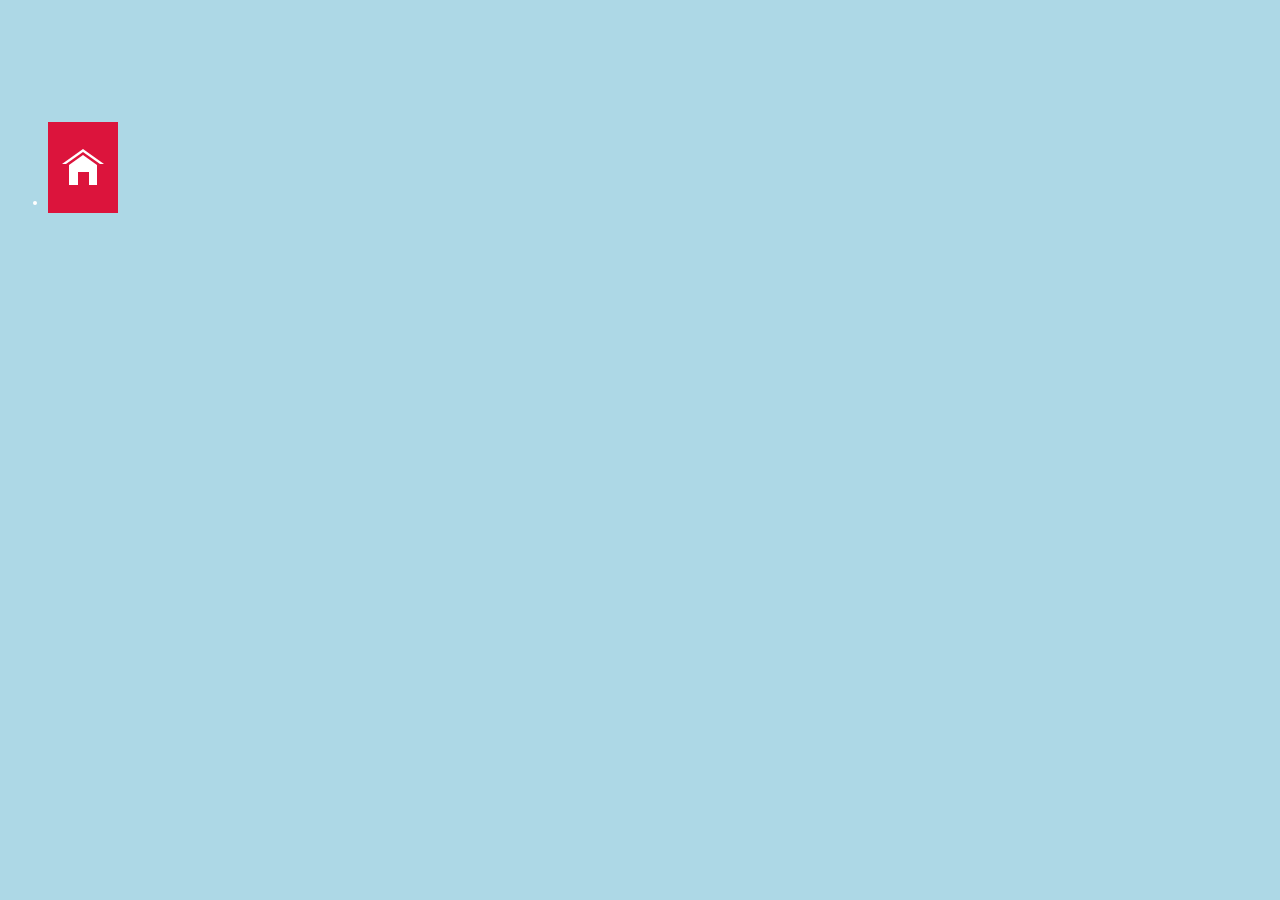
<file: walala/try1.html>
<html>

<head>
          <script type="text/javascript" src="js.js"></script>
      <link rel="stylesheet" type="text/css" href="css.css">
</head>


<body>
<nav>
  <ul>
    <li>
      <div class="home-icon">
        <div class="roof">
          <div class="roof-edge"></div>
        </div>
        <div class="front"></div>
      </div>
    </li>


  </ul>
</nav>



</body>


</html>
</file>
<file: typeface/css2.css>
body {
    background-color: #f7786b;
}


.container2 {
    background-color: #f7786b;
    height: 1750px;
    margin-top: 200;
    width: 1500px;
    margin: auto;
    transform: scale(0.5);
}

.container2>div {
    position: relative;
    width: 120px;
    /*margin: auto;*/
    float: left;
    margin-top: 100px;
    margin-left: 100px;
    margin-top: 50px;
}


.line{
	width: 10px;
	background-color: white;
	position: relative;
	display: table-cell;
	border-left: 2px;
	/*border-style: solid;*/
	border-left-style: solid;
	border-right-style: solid;
	border-color: #f7786b;
}
.move{
    transform: scale(1, 0);
}

.grow{
    transform: scale(1, 1);
    transition-duration: 0.5s;
}


.A {
	position: relative;
}

#a1 {
	height: 250px;
	width: 10px;
	background-color: white;
	margin-top: 200px;
}

#a9 {
	position: absolute;
    width: 60;
    height: 40;
    background-color: #f7786b;
    top: 47px;
    left: 30px;
}

#a10 {
	position: absolute;
    width: 60;
    height: 120;
    background-color: #f7786b;
    top: 130px;
    left: 30px;
}





.B{
	position: relative;
}

#b1 {
	height: 250px;
	width: 10px;
	background-color: white;
	margin-top: 200px;
}


#b9 {
    position: absolute;
    width: 60;
    height: 50px;
    background-color: #f7786b;
    top: 50px;
    left: 30px;
}

#b10 {
    position: absolute;
    width: 60;
    height: 50px;
    background-color: #f7786b;
    top: 153px;
    left: 30px;
}

#b11 {
    position: absolute;
    width: 30;
    height: 20;
    background-color: #f7786b;
    top: 120px;
    left: 89px;
}





.C{
	position: relative;
}

#c1 {
	height: 250px;
	width: 10px;
	background-color: white;
	margin-top: 200px;
}


#c9 {
    position: absolute;
    width: 60;
    height: 150;
    background-color: #f7786b;
    top: 50px;
    left: 30px;
}

#c10 {
    position: absolute;
    width: 30;
    height: 90;
    background-color: #f7786b;
    top: 78px;
    left: 89px;
}






.D{
	position: relative;
}

#d1 {
	height: 250px;
	width: 10px;
	background-color: white;
	margin-top: 200px;
}


#d9 {
    position: absolute;
    width: 60;
    height: 150;
    background-color: #f7786b;
    top: 50px;
    left: 30px;
}

#d10 {
    position: absolute;
    width: 30;
    height: 25;
    background-color: #f7786b;
    top: 0px;
    left: 89px;
}

#d11 {
    position: absolute;
    width: 30;
    height: 25;
    background-color: #f7786b;
    top: 225px;
    left: 88px;
}






.E{
    position: relative;
}

#e1 {
    height: 250px;
    width: 10px;
    background-color: white;
    margin-top: 200px;
}

#e9 {
    position: absolute;
    width: 90;
    height: 60;
    background-color: #f7786b;
    top: 47px;
    left: 30px;
}

#e10 {
    position: absolute;
    width: 90;
    height: 60;
    background-color: #f7786b;
    top: 148px;
    left: 30px;
}







.F{
    position: relative;
}

#f1 {
    height: 250px;
    width: 10px;
    background-color: white;
    margin-top: 200px;
}

#f9 {
    position: absolute;
    width: 90;
    height: 60;
    background-color: #f7786b;
    top: 47px;
    left: 30px;
}

#f10 {
    position: absolute;
    width: 90;
    height: 102;
    background-color: #f7786b;
    top: 148px;
    left: 30px;
}





.G{
    position: relative;
}

#g1 {
    height: 250px;
    width: 10px;
    background-color: white;
    margin-top: 200px;
}

#g9 {
    position: absolute;
    width: 30;
    height: 150;
    background-color: #f7786b;
    top: 50px;
    left: 30px;
}

#g10 {
    position: absolute;
    width: 30;
    height: 30;
    background-color: #f7786b;
    top: 91px;
    left: 90px;
}

#g11 {
    position: absolute;
    width: 60;
    height: 74px;
    background-color: #f7786b;
    top: 47px;
    left: 30px;
}

#g12 {
    position: absolute;
    width: 60;
    height: 58px;
    background-color: #f7786b;
    top: 151px;
    left: 30px;
}






.H{
    position: relative;
}

#h1 {
    height: 250px;
    width: 10px;
    background-color: white;
    margin-top: 200px;
}

#h9 {
    position: absolute;
    width: 61px;
    height: 89px;
    background-color: #f7786b;
    top: 0;
    left: 30px;
}

#h10 {
    position: absolute;
    width: 61;
    height: 102px;
    background-color: #f7786b;
    top: 148px;
    left: 30px;
}






.I{
    position: relative;
}

#i1 {
    height: 250px;
    width: 10px;
    background-color: white;
    margin-top: 200px;
}

#i9 {
    position: absolute;
    width: 43px;
    height: 250;
    background-color: #f7786b;
    top: 0;
    left: 0px;
}

#i10 {
    position: absolute;
    width: 40;
    height: 250;
    background-color: #f7786b;
    top: 0;
    left: 77px;
}






.J{
    position: relative;
}

#j1 {
    height: 250px;
    width: 10px;
    background-color: white;
    margin-top: 200px;
}

#j9 {
    position: absolute;
    width: 28px;
    height: 183px;
    background-color: #f7786b;
    top: 0;
    left: 0px;
}

#j10 {
    position: absolute;
    width: 55px;
    height: 187px;
    background-color: #f7786b;
    top: 32px;
    left: 32px;
}






.K{
    position: relative;
}

#k1 {
    height: 250px;
    width: 10px;
    background-color: white;
    margin-top: 200px;
}


#k9 {
    position: absolute;
    width: 30;
    height: 95px;
    background-color: #f7786b;
    top: 0;
    left: 30px;
}

#k10 {
    position: absolute;
    width: 30;
    height: 95px;
    background-color: #f7786b;
    top: 155px;
    left: 30;
}

#k11 {
    position: absolute;
    width: 30;
    height: 45px;
    background-color: #f7786b;
    top: 0;
    left: 60px;
}

#k12 {
    position: absolute;
    width: 30;
    height: 45;
    background-color: #f7786b;
    top: 205px;
    left: 60px;
}

#k13 {
    position: absolute;
    width: 30;
    height: 60px;
    background-color: #f7786b;
    top: 95px;
    left: 60;
}

#k14 {
    position: absolute;
    width: 30;
    height: 160px;
    background-color: #f7786b;
    top: 45px;
    left: 89px;
}






.L{
    position: relative;
}

#l1 {
    height: 250px;
    width: 10px;
    background-color: white;
    margin-top: 200px;
}


#l9 {
    position: absolute;
    width: 87px;
    height: 221px;
    background-color: #f7786b;
    top: 0;
    left: 30px;
}






.M{
    position: relative;
}

#m1 {
    height: 250px;
    width: 10px;
    background-color: white;
    margin-top: 200px;
}


#m9 {
    position: absolute;
    width: 31px;
    height: 200px;
    background-color: #f7786b;
    top: 50px;
    left: 14px;
}

#m10 {
    position: absolute;
    width: 60;
    height: 50px;
    background-color: #f7786b;
    top: 0;
    left: 31px;
}

#m11 {
    position: absolute;
    width: 30px;
    height: 200;
    background-color: #f7786b;
    top: 50;
    left: 76px;
}






.N{
    position: relative;
}

#n1 {
    height: 250px;
    width: 10px;
    background-color: white;
    margin-top: 200px;
}


#n9 {
    position: absolute;
    width: 16px;
    height: 200px;
    background-color: #f7786b;
    top: 50px;
    left: 30px;
}

#n10 {
    position: absolute;
    width: 30;
    height: 50px;
    background-color: #f7786b;
    top: 0;
    left: 46px;
}

#n11 {
    position: absolute;
    width: 15px;
    height: 200;
    background-color: #f7786b;
    top: 0;
    left: 73px;
}

#n12 {
    position: absolute;
    width: 30;
    height: 50px;
    background-color: #f7786b;
    top: 200px;
    left: 46px;
}






.O {
    position: relative;
}

#o1 {
    height: 250px;
    width: 10px;
    background-color: white;
    margin-top: 200px;
}


#o9 {
    position: absolute;
    width: 30;
    height: 25;
    background-color: #f7786b;
    top: 0;
    left: 0;
}

#o10 {
    position: absolute;
    width: 30;
    height: 25;
    background-color: #f7786b;
    top: 225;
    left: 0;
}

#o11 {
    position: absolute;
    width: 30;
    height: 25;
    background-color: #f7786b;
    top: 0;
    left: 90;
}

#o12 {
    position: absolute;
    width: 30;
    height: 25;
    background-color: #f7786b;
    top: 225;
    left: 90;
}

#o13 {
    position: absolute;
    width: 60;
    height: 150;
    background-color: #f7786b;
    top: 50px;
    left: 30px;
}






.P{
    position: relative;
}

#p1 {
    height: 250px;
    width: 10px;
    background-color: white;
    margin-top: 200px;
}

#p9 {
    position: absolute;
    width: 60;
    height: 60;
    background-color: #f7786b;
    top: 35px;
    left: 30px;
}

#p10 {
    position: absolute;
    width: 87px;
    height: 120;
    background-color: #f7786b;
    top: 130px;
    left: 30px;
}






.Q{
    position: relative;
}

#q1 {
    height: 250px;
    width: 10px;
    background-color: white;
    margin-top: 200px;
}


#q9 {
    position: absolute;
    width: 60;
    height: 150;
    background-color: #f7786b;
    top: 39px;
    left: 30px;
}

#q10 {
    position: absolute;
    width: 61px;
    height: 25;
    background-color: #f7786b;
    top: 225;
    left: 0;
}

#q11 {
    position: absolute;
    width: 30;
    height: 25;
    background-color: #f7786b;
    top: 225px;
    left: 88px;
}






.R{
    position: relative;
}

#r1 {
    height: 250px;
    width: 10px;
    background-color: white;
    margin-top: 200px;
}


#r9 {
    position: absolute;
    width: 61px;
    height: 60;
    background-color: #f7786b;
    top: 35;
    left: 30px;
}

#r10 {
    position: absolute;
    width: 30;
    height: 80px;
    background-color: #f7786b;
    top: 170px;
    left: 30;
}

#r11 {
    position: absolute;
    width: 30;
    height: 40px;
    background-color: #f7786b;
    top: 130;
    left: 60px;
}

#r12 {
    position: absolute;
    width: 30;
    height: 38px;
    background-color: #f7786b;
    top: 212px;
    left: 60px;
}

#r13 {
    position: absolute;
    width: 30;
    height: 82px;
    background-color: #f7786b;
    top: 130px;
    left: 89px;
}






.S{
    position: relative;
}

#s1 {
    height: 250px;
    width: 10px;
    background-color: white;
    margin-top: 200px;
}


#s9 {
    position: absolute;
    width: 30;
    height: 50;
    background-color: #f7786b;
    top: 0;
    left: 0;
}

#s10 {
    position: absolute;
    width: 30;
    height: 112.5;
    background-color: #f7786b;
    top: 87.5;
    left: 0;
}

#s11 {
    position: absolute;
    width: 30;
    height: 37.5;
    background-color: #f7786b;
    top: 50;
    left: 30;
}

#s12 {
    position: absolute;
    width: 30;
    height: 75;
    background-color: #f7786b;
    top: 125;
    left: 30;
}

#s13 {
    position: absolute;
    width: 30;
    height: 75;
    background-color: #f7786b;
    top: 50;
    left: 60;
}

#s14 {
    position: absolute;
    width: 30;
    height: 37.5;
    background-color: #f7786b;
    top: 162px;
    left: 60;
}

#s15 {
    position: absolute;
    width: 30;
    height: 112px;
    background-color: #f7786b;
    top: 50;
    left: 90;
}

#s16 {
    position: absolute;
    width: 30;
    height: 50;
    background-color: #f7786b;
    top: 200;
    left: 90;
}





.T{
    position: relative;
}

#t1 {
    height: 250px;
    width: 10px;
    background-color: white;
    margin-top: 200px;
}

#t9 {
    position: absolute;
    width: 43px;
    height: 220;
    background-color: #f7786b;
    top: 30;
    left: 0px;
}

#t10 {
    position: absolute;
    width: 40;
    height: 220px;
    background-color: #f7786b;
    top: 30px;
    left: 77px;
}






.U{
    position: relative;
}

#u1 {
    height: 250px;
    width: 10px;
    background-color: white;
    margin-top: 200px;
}


#u9 {
    position: absolute;
    width: 60;
    height: 215px;
    background-color: #f7786b;
    top: 0;
    left: 30px;
}






.V{
    position: relative;
}

#v1 {
    height: 250px;
    width: 10px;
    background-color: white;
    margin-top: 200px;
}


#v9 {
    position: absolute;
    width: 15;
    height: 187.5;
    background-color: #f7786b;
    top: 62.5;
    left: 0;
}

#v10 {
    position: absolute;
    width: 15;
    height: 62.5;
    background-color: #f7786b;
    top: 0;
    left: 15px;
}

#v11 {
    position: absolute;
    width: 15;
    height: 125;
    background-color: #f7786b;
    top: 125;
    left: 15;
}

#v12 {
    position: absolute;
    width: 15;
    height: 125;
    background-color: #f7786b;
    top: 0;
    left: 30;
}

#v13 {
    position: absolute;
    width: 15;
    height: 62.5;
    background-color: #f7786b;
    top: 187.5;
    left: 30;
}

#v14 {
    position: absolute;
    width: 30;
    height: 187.5;
    background-color: #f7786b;
    top: 0;
    left: 45;
}

#v15 {
    position: absolute;
    width: 15;
    height: 125;
    background-color: #f7786b;
    top: 0;
    left: 75px;
}

#v16 {
    position: absolute;
    width: 15;
    height: 62.5;
    background-color: #f7786b;
    top: 187.5;
    left: 75;
}

#v17 {
    position: absolute;
    width: 15;
    height: 62.5;
    background-color: #f7786b;
    top: 0;
    left: 90;
}

#v18 {
    position: absolute;
    width: 15;
    height: 125;
    background-color: #f7786b;
    top: 125;
    left: 90px;
}

#v19 {
    position: absolute;
    width: 15;
    height: 187.5;
    background-color: #f7786b;
    top: 62.5;
    left: 105;
}






.W{
    position: relative;
}

#w1 {
    height: 250px;
    width: 10px;
    background-color: white;
    margin-top: 200px;
}


#w9 {
    position: absolute;
    width: 31px;
    height: 200px;
    background-color: #f7786b;
    top: 0px;
    left: 14px;
}

#w10 {
    position: absolute;
    width: 60;
    height: 50px;
    background-color: #f7786b;
    top: 200;
    left: 31px;
}

#w11 {
    position: absolute;
    width: 30px;
    height: 200;
    background-color: #f7786b;
    top: 0;
    left: 76px;
}






.X{
    position: relative;
}

#x1 {
    height: 250px;
    width: 10px;
    background-color: white;
    margin-top: 200px;
}


#x9 {
    position: absolute;
    width: 30;
    height: 110;
    background-color: #f7786b;
    top: 70;
    left: 0;
}

#x10 {
    position: absolute;
    width: 60;
    height: 70;
    background-color: #f7786b;
    top: 0;
    left: 30px;
}

#x11 {
    position: absolute;
    width: 60;
    height: 70;
    background-color: #f7786b;
    top: 180px;
    left: 30;
}

#x12 {
    position: absolute;
    width: 30;
    height: 110;
    background-color: #f7786b;
    top: 70;
    left: 92px;
}






.Y{
    position: relative;
}

#y1 {
    height: 250px;
    width: 10px;
    background-color: white;
    margin-top: 200px;
}


#y9 {
    position: absolute;
    width: 15;
    height: 208px;
    background-color: #f7786b;
    top: 42px;
    left: 0;
}

#y10 {
    position: absolute;
    width: 15;
    height: 42;
    background-color: #f7786b;
    top: 0;
    left: 15px;
}

#y11 {
    position: absolute;
    width: 15;
    height: 166;
    background-color: #f7786b;
    top: 84;
    left: 15;
}

#y12 {
    position: absolute;
    width: 15;
    height: 84;
    background-color: #f7786b;
    top: 0;
    left: 30;
}

#y13 {
    position: absolute;
    width: 15;
    height: 126;
    background-color: #f7786b;
    top: 125;
    left: 30;
}

#y14 {
    position: absolute;
    width: 30;
    height: 124;
    background-color: #f7786b;
    top: 0;
    left: 45;
}

#y15 {
    position: absolute;
    width: 15;
    height: 84;
    background-color: #f7786b;
    top: 0;
    left: 75px;
}

#y16 {
    position: absolute;
    width: 15;
    height: 126;
    background-color: #f7786b;
    top: 125;
    left: 75;
}

#y17 {
    position: absolute;
    width: 15;
    height: 42;
    background-color: #f7786b;
    top: 0;
    left: 90;
}

#y18 {
    position: absolute;
    width: 15;
    height: 166;
    background-color: #f7786b;
    top: 84;
    left: 90px;
}

#y19 {
    position: absolute;
    width: 15;
    height: 208;
    background-color: #f7786b;
    top: 42;
    left: 105;
}






.Z{
    position: relative;
}

#z1 {
    height: 250px;
    width: 10px;
    background-color: white;
    margin-top: 200px;
}


#z9 {
    position: absolute;
    width: 30;
    height: 150;
    background-color: #f7786b;
    top: 50;
    left: 0;
}

#z10 {
    position: absolute;
    width: 30;
    height: 100;
    background-color: #f7786b;
    top: 50;
    left: 30;
}

#z11 {
    position: absolute;
    width: 30;
    height: 50;
    background-color: #f7786b;
    top: 50;
    left: 60;
}

#z12 {
    position: absolute;
    width: 30;
    height: 50;
    background-color: #f7786b;
    top: 150;
    left: 60;
}

#z13 {
    position: absolute;
    width: 30;
    height: 100;
    background-color: #f7786b;
    top: 100;
    left: 90;
}





.yi{
    position: relative;
}

#yi1 {
    height: 250px;
    width: 10px;
    background-color: white;
    margin-top: 200px;
}

#yi9 {
    position: absolute;
    width: 43px;
    height: 150;
    background-color: #f7786b;
    top: 50;
    left: 0px;
}

#yi10 {
    position: absolute;
    width: 40;
    height: 200;
    background-color: #f7786b;
    top: 0;
    left: 77px;
}






.er{
    position: relative;
}

#er1 {
    height: 250px;
    width: 10px;
    background-color: white;
    margin-top: 200px;
}


#er9 {
    position: absolute;
    width: 30;
    height: 100;
    background-color: #f7786b;
    top: 100;
    left: 0;
}

#er10 {
    position: absolute;
    width: 30;
    height: 100;
    background-color: #f7786b;
    top: 50;
    left: 30;
}

#er11 {
    position: absolute;
    width: 30;
    height: 50;
    background-color: #f7786b;
    top: 50;
    left: 60;
}

#er12 {
    position: absolute;
    width: 30;
    height: 50;
    background-color: #f7786b;
    top: 150;
    left: 60;
}

#er13 {
    position: absolute;
    width: 30;
    height: 100;
    background-color: #f7786b;
    top: 100;
    left: 90;
}






.san{
    position: relative;
}

#san1 {
    height: 250px;
    width: 10px;
    background-color: white;
    margin-top: 200px;
}


#san9 {
    position: absolute;
    width: 90;
    height: 50px;
    background-color: #f7786b;
    top: 50px;
    left: 0px;
}

#san10 {
    position: absolute;
    width: 90;
    height: 50px;
    background-color: #f7786b;
    top: 153px;
    left: 0px;
}

#san11 {
    position: absolute;
    width: 30;
    height: 20;
    background-color: #f7786b;
    top: 120px;
    left: 89px;
}






.si {
    position: relative;
}

#si1 {
    height: 250px;
    width: 10px;
    background-color: white;
    margin-top: 200px;
}

#si9 {
    position: absolute;
    width: 60;
    height: 100;
    background-color: #f7786b;
    top: 0;
    left: 30px;
}

#si10 {
    position: absolute;
    width: 90;
    height: 100;
    background-color: #f7786b;
    top: 150;
    left: 0;
}






.wu{
    position: relative;
}

#wu1 {
    height: 250px;
    width: 10px;
    background-color: white;
    margin-top: 200px;
}


#wu9 {
    position: absolute;
    width: 90;
    height: 50px;
    background-color: #f7786b;
    top: 50;
    left: 30px;
}

#wu10 {
    position: absolute;
    width: 90;
    height: 50px;
    background-color: #f7786b;
    top: 153px;
    left: 0px;
}






.liu{
    position: relative;
}

#liu1 {
    height: 250px;
    width: 10px;
    background-color: white;
    margin-top: 200px;
}

#liu9 {
    position: absolute;
    width: 60;
    height: 60;
    background-color: #f7786b;
    top: 147px;
    left: 30px;
}

#liu10 {
    position: absolute;
    width: 87px;
    height: 100px;
    background-color: #f7786b;
    top: 0;
    left: 30px;
}






.qi{
    position: relative;
}

#qi1 {
    height: 250px;
    width: 10px;
    background-color: white;
    margin-top: 200px;
}


#qi9 {
    position: absolute;
    width: 87px;
    height: 210px;
    background-color: #f7786b;
    top: 40;
    left: 0;
}






.ba{
    position: relative;
}

#ba1 {
    height: 250px;
    width: 10px;
    background-color: white;
    margin-top: 200px;
}


#ba9 {
    position: absolute;
    width: 60;
    height: 50px;
    background-color: #f7786b;
    top: 50px;
    left: 30px;
}

#ba10 {
    position: absolute;
    width: 60;
    height: 50px;
    background-color: #f7786b;
    top: 153px;
    left: 30px;
}






.jiu{
    position: relative;
}

#jiu1 {
    height: 250px;
    width: 10px;
    background-color: white;
    margin-top: 200px;
}

#jiu9 {
    position: absolute;
    width: 60;
    height: 60;
    background-color: #f7786b;
    top: 35px;
    left: 30px;
}

#jiu10 {
    position: absolute;
    width: 87px;
    height: 120;
    background-color: #f7786b;
    top: 130px;
    left: 0px;
}






.ling{
    position: relative;
}

#ling1 {
    height: 250px;
    width: 10px;
    background-color: white;
    margin-top: 200px;
}

#ling9 {
    position: absolute;
    width: 60;
    height: 150;
    background-color: #f7786b;
    top: 50px;
    left: 30px;
}
</file>
<file: typeface/tryagain.css>
body {
    background-color: #f7786b;
}

.container {
    background-color: #f7786b;
    width: 420px;
    height: 0px;
    top: 0;
    left: 0;
    right: 0;
    bottom: 0;
    /*margin-top: 210px;*/
    /*margin-left: 620px;*/
}

.container>div {
    top: 0;
    left: 0;
    right: 0;
    bottom: 0;
    width: 120px;
    margin: auto;
    margin-top: 100px;
}

.container>div::after {
   content: "";
    position: absolute;
    /*background-color: red;*/
    left: -190px;
    top: 0px;
    width: 500px;
    height: 250px;
}

.container2 {
    background-color: #f7786b;
    height: 1200px;
    /* margin-top: 200; */
    width: 1500px;
    margin: auto;
    transform: scale(0.7);
    margin-left: 135px; 
}

.container2>div {
    position: relative;
    width: 120px;
    /*margin: auto;*/
    float: left;
    margin-top: 100px;
    margin-left: 100px;
    margin-top: 50px;
}


.line{
	width: 10px;
	background-color: white;
	position: relative;
	display: table-cell;
	border-left: 2px;
	/*border-style: solid;*/
	border-left-style: solid;
	border-right-style: solid;
	border-color: #f7786b;
}
.move{
    transform: scale(1, 0);
}

.grow{
    transform: scale(1, 1);
    transition-duration: 0.5s;
}


.A {
	position: relative;
}

#a1 {
	height: 250px;
	width: 10px;
	background-color: white;
	margin-top: 200px;
}

#a9 {
	position: absolute;
    width: 60;
    height: 40;
    background-color: #f7786b;
    top: 47px;
    left: 30px;
}

#a10 {
	position: absolute;
    width: 60;
    height: 120;
    background-color: #f7786b;
    top: 130px;
    left: 30px;
}





.B{
	position: relative;
}

#b1 {
	height: 250px;
	width: 10px;
	background-color: white;
	margin-top: 200px;
}


#b9 {
    position: absolute;
    width: 60;
    height: 50px;
    background-color: #f7786b;
    top: 50px;
    left: 30px;
}

#b10 {
    position: absolute;
    width: 60;
    height: 50px;
    background-color: #f7786b;
    top: 153px;
    left: 30px;
}

#b11 {
    position: absolute;
    width: 30;
    height: 20;
    background-color: #f7786b;
    top: 120px;
    left: 89px;
}





.C{
	position: relative;
}

#c1 {
	height: 250px;
	width: 10px;
	background-color: white;
	margin-top: 200px;
}


#c9 {
    position: absolute;
    width: 60;
    height: 150;
    background-color: #f7786b;
    top: 50px;
    left: 30px;
}

#c10 {
    position: absolute;
    width: 30;
    height: 90;
    background-color: #f7786b;
    top: 78px;
    left: 89px;
}






.D{
	position: relative;
}

#d1 {
	height: 250px;
	width: 10px;
	background-color: white;
	margin-top: 200px;
}


#d9 {
    position: absolute;
    width: 60;
    height: 150;
    background-color: #f7786b;
    top: 50px;
    left: 30px;
}

#d10 {
    position: absolute;
    width: 30;
    height: 25;
    background-color: #f7786b;
    top: 0px;
    left: 89px;
}

#d11 {
    position: absolute;
    width: 30;
    height: 25;
    background-color: #f7786b;
    top: 225px;
    left: 88px;
}






.E{
    position: relative;
}

#e1 {
    height: 250px;
    width: 10px;
    background-color: white;
    margin-top: 200px;
}

#e9 {
    position: absolute;
    width: 90;
    height: 60;
    background-color: #f7786b;
    top: 47px;
    left: 30px;
}

#e10 {
    position: absolute;
    width: 90;
    height: 60;
    background-color: #f7786b;
    top: 148px;
    left: 30px;
}







.F{
    position: relative;
}

#f1 {
    height: 250px;
    width: 10px;
    background-color: white;
    margin-top: 200px;
}

#f9 {
    position: absolute;
    width: 90;
    height: 60;
    background-color: #f7786b;
    top: 47px;
    left: 30px;
}

#f10 {
    position: absolute;
    width: 90;
    height: 102;
    background-color: #f7786b;
    top: 148px;
    left: 30px;
}





.G{
    position: relative;
}

#g1 {
    height: 250px;
    width: 10px;
    background-color: white;
    margin-top: 200px;
}

#g9 {
    position: absolute;
    width: 30;
    height: 150;
    background-color: #f7786b;
    top: 50px;
    left: 30px;
}

#g10 {
    position: absolute;
    width: 30;
    height: 30;
    background-color: #f7786b;
    top: 91px;
    left: 90px;
}

#g11 {
    position: absolute;
    width: 60;
    height: 74px;
    background-color: #f7786b;
    top: 47px;
    left: 30px;
}

#g12 {
    position: absolute;
    width: 60;
    height: 58px;
    background-color: #f7786b;
    top: 151px;
    left: 30px;
}






.H{
    position: relative;
}

#h1 {
    height: 250px;
    width: 10px;
    background-color: white;
    margin-top: 200px;
}

#h9 {
    position: absolute;
    width: 61px;
    height: 89px;
    background-color: #f7786b;
    top: 0;
    left: 30px;
}

#h10 {
    position: absolute;
    width: 61;
    height: 102px;
    background-color: #f7786b;
    top: 148px;
    left: 30px;
}






.I{
    position: relative;
}

#i1 {
    height: 250px;
    width: 10px;
    background-color: white;
    margin-top: 200px;
}

#i9 {
    position: absolute;
    width: 43px;
    height: 250;
    background-color: #f7786b;
    top: 0;
    left: 0px;
}

#i10 {
    position: absolute;
    width: 40;
    height: 250;
    background-color: #f7786b;
    top: 0;
    left: 77px;
}






.J{
    position: relative;
}

#j1 {
    height: 250px;
    width: 10px;
    background-color: white;
    margin-top: 200px;
}

#j9 {
    position: absolute;
    width: 28px;
    height: 183px;
    background-color: #f7786b;
    top: 0;
    left: 0px;
}

#j10 {
    position: absolute;
    width: 55px;
    height: 187px;
    background-color: #f7786b;
    top: 32px;
    left: 32px;
}






.K{
    position: relative;
}

#k1 {
    height: 250px;
    width: 10px;
    background-color: white;
    margin-top: 200px;
}


#k9 {
    position: absolute;
    width: 30;
    height: 95px;
    background-color: #f7786b;
    top: 0;
    left: 30px;
}

#k10 {
    position: absolute;
    width: 30;
    height: 95px;
    background-color: #f7786b;
    top: 155px;
    left: 30;
}

#k11 {
    position: absolute;
    width: 30;
    height: 45px;
    background-color: #f7786b;
    top: 0;
    left: 60px;
}

#k12 {
    position: absolute;
    width: 30;
    height: 45;
    background-color: #f7786b;
    top: 205px;
    left: 60px;
}

#k13 {
    position: absolute;
    width: 30;
    height: 60px;
    background-color: #f7786b;
    top: 95px;
    left: 60;
}

#k14 {
    position: absolute;
    width: 30;
    height: 160px;
    background-color: #f7786b;
    top: 45px;
    left: 89px;
}






.L{
    position: relative;
}

#l1 {
    height: 250px;
    width: 10px;
    background-color: white;
    margin-top: 200px;
}


#l9 {
    position: absolute;
    width: 87px;
    height: 221px;
    background-color: #f7786b;
    top: 0;
    left: 30px;
}





.L2{
    position: relative;
}

#l1 {
    height: 250px;
    width: 10px;
    background-color: white;
    margin-top: 200px;
}


#l9 {
    position: absolute;
    width: 87px;
    height: 221px;
    background-color: #f7786b;
    top: 0;
    left: 30px;
}






.M{
    position: relative;
}

#m1 {
    height: 250px;
    width: 10px;
    background-color: white;
    margin-top: 200px;
}


#m9 {
    position: absolute;
    width: 31px;
    height: 200px;
    background-color: #f7786b;
    top: 50px;
    left: 14px;
}

#m10 {
    position: absolute;
    width: 60;
    height: 50px;
    background-color: #f7786b;
    top: 0;
    left: 31px;
}

#m11 {
    position: absolute;
    width: 30px;
    height: 200;
    background-color: #f7786b;
    top: 50;
    left: 76px;
}






.N{
    position: relative;
}

#n1 {
    height: 250px;
    width: 10px;
    background-color: white;
    margin-top: 200px;
}


#n9 {
    position: absolute;
    width: 16px;
    height: 200px;
    background-color: #f7786b;
    top: 50px;
    left: 30px;
}

#n10 {
    position: absolute;
    width: 30;
    height: 50px;
    background-color: #f7786b;
    top: 0;
    left: 46px;
}

#n11 {
    position: absolute;
    width: 15px;
    height: 200;
    background-color: #f7786b;
    top: 0;
    left: 73px;
}

#n12 {
    position: absolute;
    width: 30;
    height: 50px;
    background-color: #f7786b;
    top: 200px;
    left: 46px;
}






.O {
    position: relative;
}

#o1 {
    height: 250px;
    width: 10px;
    background-color: white;
    margin-top: 200px;
}


#o9 {
    position: absolute;
    width: 30;
    height: 25;
    background-color: #f7786b;
    top: 0;
    left: 0;
}

#o10 {
    position: absolute;
    width: 30;
    height: 25;
    background-color: #f7786b;
    top: 225;
    left: 0;
}

#o11 {
    position: absolute;
    width: 30;
    height: 25;
    background-color: #f7786b;
    top: 0;
    left: 90;
}

#o12 {
    position: absolute;
    width: 30;
    height: 25;
    background-color: #f7786b;
    top: 225;
    left: 90;
}

#o13 {
    position: absolute;
    width: 60;
    height: 150;
    background-color: #f7786b;
    top: 50px;
    left: 30px;
}






.P{
    position: relative;
}

#p1 {
    height: 250px;
    width: 10px;
    background-color: white;
    margin-top: 200px;
}

#p9 {
    position: absolute;
    width: 60;
    height: 60;
    background-color: #f7786b;
    top: 35px;
    left: 30px;
}

#p10 {
    position: absolute;
    width: 87px;
    height: 120;
    background-color: #f7786b;
    top: 130px;
    left: 30px;
}






.Q{
    position: relative;
}

#q1 {
    height: 250px;
    width: 10px;
    background-color: white;
    margin-top: 200px;
}


#q9 {
    position: absolute;
    width: 60;
    height: 150;
    background-color: #f7786b;
    top: 39px;
    left: 30px;
}

#q10 {
    position: absolute;
    width: 61px;
    height: 25;
    background-color: #f7786b;
    top: 225;
    left: 0;
}

#q11 {
    position: absolute;
    width: 30;
    height: 25;
    background-color: #f7786b;
    top: 225px;
    left: 88px;
}






.R{
    position: relative;
}

#r1 {
    height: 250px;
    width: 10px;
    background-color: white;
    margin-top: 200px;
}


#r9 {
    position: absolute;
    width: 61px;
    height: 60;
    background-color: #f7786b;
    top: 35;
    left: 30px;
}

#r10 {
    position: absolute;
    width: 30;
    height: 80px;
    background-color: #f7786b;
    top: 170px;
    left: 30;
}

#r11 {
    position: absolute;
    width: 30;
    height: 40px;
    background-color: #f7786b;
    top: 130;
    left: 60px;
}

#r12 {
    position: absolute;
    width: 30;
    height: 38px;
    background-color: #f7786b;
    top: 212px;
    left: 60px;
}

#r13 {
    position: absolute;
    width: 30;
    height: 82px;
    background-color: #f7786b;
    top: 130px;
    left: 89px;
}






.S{
    position: relative;
}

#s1 {
    height: 250px;
    width: 10px;
    background-color: white;
    margin-top: 200px;
}


#s9 {
    position: absolute;
    width: 30;
    height: 50;
    background-color: #f7786b;
    top: 0;
    left: 0;
}

#s10 {
    position: absolute;
    width: 30;
    height: 112.5;
    background-color: #f7786b;
    top: 87.5;
    left: 0;
}

#s11 {
    position: absolute;
    width: 30;
    height: 37.5;
    background-color: #f7786b;
    top: 50;
    left: 30;
}

#s12 {
    position: absolute;
    width: 30;
    height: 75;
    background-color: #f7786b;
    top: 125;
    left: 30;
}

#s13 {
    position: absolute;
    width: 30;
    height: 75;
    background-color: #f7786b;
    top: 50;
    left: 60;
}

#s14 {
    position: absolute;
    width: 30;
    height: 37.5;
    background-color: #f7786b;
    top: 162px;
    left: 60;
}

#s15 {
    position: absolute;
    width: 30;
    height: 112px;
    background-color: #f7786b;
    top: 50;
    left: 90;
}

#s16 {
    position: absolute;
    width: 30;
    height: 50;
    background-color: #f7786b;
    top: 200;
    left: 90;
}





.T{
    position: relative;
}

#t1 {
    height: 250px;
    width: 10px;
    background-color: white;
    margin-top: 200px;
}

#t9 {
    position: absolute;
    width: 43px;
    height: 220;
    background-color: #f7786b;
    top: 30;
    left: 0px;
}

#t10 {
    position: absolute;
    width: 40;
    height: 220px;
    background-color: #f7786b;
    top: 30px;
    left: 77px;
}






.U{
    position: relative;
}

#u1 {
    height: 250px;
    width: 10px;
    background-color: white;
    margin-top: 200px;
}


#u9 {
    position: absolute;
    width: 60;
    height: 215px;
    background-color: #f7786b;
    top: 0;
    left: 30px;
}






.V{
    position: relative;
}

#v1 {
    height: 250px;
    width: 10px;
    background-color: white;
    margin-top: 200px;
}


#v9 {
    position: absolute;
    width: 15;
    height: 187.5;
    background-color: #f7786b;
    top: 62.5;
    left: 0;
}

#v10 {
    position: absolute;
    width: 15;
    height: 62.5;
    background-color: #f7786b;
    top: 0;
    left: 15px;
}

#v11 {
    position: absolute;
    width: 15;
    height: 125;
    background-color: #f7786b;
    top: 125;
    left: 15;
}

#v12 {
    position: absolute;
    width: 15;
    height: 125;
    background-color: #f7786b;
    top: 0;
    left: 30;
}

#v13 {
    position: absolute;
    width: 15;
    height: 62.5;
    background-color: #f7786b;
    top: 187.5;
    left: 30;
}

#v14 {
    position: absolute;
    width: 30;
    height: 187.5;
    background-color: #f7786b;
    top: 0;
    left: 45;
}

#v15 {
    position: absolute;
    width: 15;
    height: 125;
    background-color: #f7786b;
    top: 0;
    left: 75px;
}

#v16 {
    position: absolute;
    width: 15;
    height: 62.5;
    background-color: #f7786b;
    top: 187.5;
    left: 75;
}

#v17 {
    position: absolute;
    width: 15;
    height: 62.5;
    background-color: #f7786b;
    top: 0;
    left: 90;
}

#v18 {
    position: absolute;
    width: 15;
    height: 125;
    background-color: #f7786b;
    top: 125;
    left: 90px;
}

#v19 {
    position: absolute;
    width: 15;
    height: 187.5;
    background-color: #f7786b;
    top: 62.5;
    left: 105;
}






.W{
    position: relative;
}

#w1 {
    height: 250px;
    width: 10px;
    background-color: white;
    margin-top: 200px;
}


#w9 {
    position: absolute;
    width: 31px;
    height: 200px;
    background-color: #f7786b;
    top: 0px;
    left: 14px;
}

#w10 {
    position: absolute;
    width: 60;
    height: 50px;
    background-color: #f7786b;
    top: 200;
    left: 31px;
}

#w11 {
    position: absolute;
    width: 30px;
    height: 200;
    background-color: #f7786b;
    top: 0;
    left: 76px;
}






.X{
    position: relative;
}

#x1 {
    height: 250px;
    width: 10px;
    background-color: white;
    margin-top: 200px;
}


#x9 {
    position: absolute;
    width: 30;
    height: 110;
    background-color: #f7786b;
    top: 70;
    left: 0;
}

#x10 {
    position: absolute;
    width: 60;
    height: 70;
    background-color: #f7786b;
    top: 0;
    left: 30px;
}

#x11 {
    position: absolute;
    width: 60;
    height: 70;
    background-color: #f7786b;
    top: 180px;
    left: 30;
}

#x12 {
    position: absolute;
    width: 30;
    height: 110;
    background-color: #f7786b;
    top: 70;
    left: 92px;
}






.Y{
    position: relative;
}

#y1 {
    height: 250px;
    width: 10px;
    background-color: white;
    margin-top: 200px;
}


#y9 {
    position: absolute;
    width: 15;
    height: 208px;
    background-color: #f7786b;
    top: 42px;
    left: 0;
}

#y10 {
    position: absolute;
    width: 15;
    height: 42;
    background-color: #f7786b;
    top: 0;
    left: 15px;
}

#y11 {
    position: absolute;
    width: 15;
    height: 166;
    background-color: #f7786b;
    top: 84;
    left: 15;
}

#y12 {
    position: absolute;
    width: 15;
    height: 84;
    background-color: #f7786b;
    top: 0;
    left: 30;
}

#y13 {
    position: absolute;
    width: 15;
    height: 126;
    background-color: #f7786b;
    top: 125;
    left: 30;
}

#y14 {
    position: absolute;
    width: 30;
    height: 124;
    background-color: #f7786b;
    top: 0;
    left: 45;
}

#y15 {
    position: absolute;
    width: 15;
    height: 84;
    background-color: #f7786b;
    top: 0;
    left: 75px;
}

#y16 {
    position: absolute;
    width: 15;
    height: 126;
    background-color: #f7786b;
    top: 125;
    left: 75;
}

#y17 {
    position: absolute;
    width: 15;
    height: 42;
    background-color: #f7786b;
    top: 0;
    left: 90;
}

#y18 {
    position: absolute;
    width: 15;
    height: 166;
    background-color: #f7786b;
    top: 84;
    left: 90px;
}

#y19 {
    position: absolute;
    width: 15;
    height: 208;
    background-color: #f7786b;
    top: 42;
    left: 105;
}






.Z{
    position: relative;
}

#z1 {
    height: 250px;
    width: 10px;
    background-color: white;
    margin-top: 200px;
}


#z9 {
    position: absolute;
    width: 30;
    height: 150;
    background-color: #f7786b;
    top: 50;
    left: 0;
}

#z10 {
    position: absolute;
    width: 30;
    height: 100;
    background-color: #f7786b;
    top: 50;
    left: 30;
}

#z11 {
    position: absolute;
    width: 30;
    height: 50;
    background-color: #f7786b;
    top: 50;
    left: 60;
}

#z12 {
    position: absolute;
    width: 30;
    height: 50;
    background-color: #f7786b;
    top: 150;
    left: 60;
}

#z13 {
    position: absolute;
    width: 30;
    height: 100;
    background-color: #f7786b;
    top: 100;
    left: 90;
}





.yi{
    position: relative;
}

#yi1 {
    height: 250px;
    width: 10px;
    background-color: white;
    margin-top: 200px;
}

#yi9 {
    position: absolute;
    width: 43px;
    height: 150;
    background-color: #f7786b;
    top: 50;
    left: 0px;
}

#yi10 {
    position: absolute;
    width: 40;
    height: 200;
    background-color: #f7786b;
    top: 0;
    left: 77px;
}






.er{
    position: relative;
}

#er1 {
    height: 250px;
    width: 10px;
    background-color: white;
    margin-top: 200px;
}


#er9 {
    position: absolute;
    width: 30;
    height: 100;
    background-color: #f7786b;
    top: 100;
    left: 0;
}

#er10 {
    position: absolute;
    width: 30;
    height: 100;
    background-color: #f7786b;
    top: 50;
    left: 30;
}

#er11 {
    position: absolute;
    width: 30;
    height: 50;
    background-color: #f7786b;
    top: 50;
    left: 60;
}

#er12 {
    position: absolute;
    width: 30;
    height: 50;
    background-color: #f7786b;
    top: 150;
    left: 60;
}

#er13 {
    position: absolute;
    width: 30;
    height: 100;
    background-color: #f7786b;
    top: 100;
    left: 90;
}






.san{
    position: relative;
}

#san1 {
    height: 250px;
    width: 10px;
    background-color: white;
    margin-top: 200px;
}


#san9 {
    position: absolute;
    width: 90;
    height: 50px;
    background-color: #f7786b;
    top: 50px;
    left: 0px;
}

#san10 {
    position: absolute;
    width: 90;
    height: 50px;
    background-color: #f7786b;
    top: 153px;
    left: 0px;
}

#san11 {
    position: absolute;
    width: 30;
    height: 20;
    background-color: #f7786b;
    top: 120px;
    left: 89px;
}






.si {
    position: relative;
}

#si1 {
    height: 250px;
    width: 10px;
    background-color: white;
    margin-top: 200px;
}

#si9 {
    position: absolute;
    width: 60;
    height: 100;
    background-color: #f7786b;
    top: 0;
    left: 30px;
}

#si10 {
    position: absolute;
    width: 90;
    height: 100;
    background-color: #f7786b;
    top: 150;
    left: 0;
}






.wu{
    position: relative;
}

#wu1 {
    height: 250px;
    width: 10px;
    background-color: white;
    margin-top: 200px;
}


#wu9 {
    position: absolute;
    width: 90;
    height: 50px;
    background-color: #f7786b;
    top: 50;
    left: 30px;
}

#wu10 {
    position: absolute;
    width: 90;
    height: 50px;
    background-color: #f7786b;
    top: 153px;
    left: 0px;
}






.liu{
    position: relative;
}

#liu1 {
    height: 250px;
    width: 10px;
    background-color: white;
    margin-top: 200px;
}

#liu9 {
    position: absolute;
    width: 60;
    height: 60;
    background-color: #f7786b;
    top: 147px;
    left: 30px;
}

#liu10 {
    position: absolute;
    width: 87px;
    height: 100px;
    background-color: #f7786b;
    top: 0;
    left: 30px;
}






.qi{
    position: relative;
}

#qi1 {
    height: 250px;
    width: 10px;
    background-color: white;
    margin-top: 200px;
}


#qi9 {
    position: absolute;
    width: 87px;
    height: 210px;
    background-color: #f7786b;
    top: 40;
    left: 0;
}






.ba{
    position: relative;
}

#ba1 {
    height: 250px;
    width: 10px;
    background-color: white;
    margin-top: 200px;
}


#ba9 {
    position: absolute;
    width: 60;
    height: 50px;
    background-color: #f7786b;
    top: 50px;
    left: 30px;
}

#ba10 {
    position: absolute;
    width: 60;
    height: 50px;
    background-color: #f7786b;
    top: 153px;
    left: 30px;
}






.jiu{
    position: relative;
}

#jiu1 {
    height: 250px;
    width: 10px;
    background-color: white;
    margin-top: 200px;
}

#jiu9 {
    position: absolute;
    width: 60;
    height: 60;
    background-color: #f7786b;
    top: 35px;
    left: 30px;
}

#jiu10 {
    position: absolute;
    width: 87px;
    height: 120;
    background-color: #f7786b;
    top: 130px;
    left: 0px;
}






.ling{
    position: relative;
}

#ling1 {
    height: 250px;
    width: 10px;
    background-color: white;
    margin-top: 200px;
}

#ling9 {
    position: absolute;
    width: 60;
    height: 150;
    background-color: #f7786b;
    top: 50px;
    left: 30px;
}
</file>
<file: typeface/try.css>
body {
    background-color: #f7786b;
}

.container {
    background-color: #f7786b;
    width: 500;
    height: 1600;
    top: 0;
    left: 0;
    right: 0;
    bottom: 0;
    margin: auto;
    /*margin-top: 210px;*/
    /*margin-left: 620px;*/
}

.container>div {
    top: 0;
    left: 0;
    right: 0;
    bottom: 0;
    width: 120px;
    margin: auto;
    margin-top: 100px;
}

.container>div::after {
   content: "";
    position: absolute;
    /*background-color: red;*/
    left: -190px;
    top: 0px;
    width: 500px;
    height: 250px;
}

.container2 {
    background-color: #f7786b;
    height: 1750px;
    margin-top: 200;
    width: 1500px;
    margin: auto;
    transform: scale(0.5);
}

.container2>div {
    position: relative;
    width: 120px;
    /*margin: auto;*/
    float: left;
    margin-top: 100px;
    margin-left: 100px;
    margin-top: 50px;
}


.line{
	width: 10px;
	background-color: white;
	position: relative;
	display: table-cell;
	border-left: 2px;
	/*border-style: solid;*/
	border-left-style: solid;
	border-right-style: solid;
	border-color: #f7786b;
}
.move{
    transform: scale(1, 0);
}

.grow{
    transform: scale(1, 1);
    transition-duration: 0.5s;
}


.A {
	position: relative;
}

#a1 {
	height: 250px;
	width: 10px;
	background-color: white;
	margin-top: 200px;
}

#a9 {
	position: absolute;
    width: 60;
    height: 40;
    background-color: #f7786b;
    top: 47px;
    left: 30px;
}

#a10 {
	position: absolute;
    width: 60;
    height: 120;
    background-color: #f7786b;
    top: 130px;
    left: 30px;
}





.B{
	position: relative;
}

#b1 {
	height: 250px;
	width: 10px;
	background-color: white;
	margin-top: 200px;
}


#b9 {
    position: absolute;
    width: 60;
    height: 50px;
    background-color: #f7786b;
    top: 50px;
    left: 30px;
}

#b10 {
    position: absolute;
    width: 60;
    height: 50px;
    background-color: #f7786b;
    top: 153px;
    left: 30px;
}

#b11 {
    position: absolute;
    width: 30;
    height: 20;
    background-color: #f7786b;
    top: 120px;
    left: 89px;
}





.C{
	position: relative;
}

#c1 {
	height: 250px;
	width: 10px;
	background-color: white;
	margin-top: 200px;
}


#c9 {
    position: absolute;
    width: 60;
    height: 150;
    background-color: #f7786b;
    top: 50px;
    left: 30px;
}

#c10 {
    position: absolute;
    width: 30;
    height: 90;
    background-color: #f7786b;
    top: 78px;
    left: 89px;
}






.D{
	position: relative;
}

#d1 {
	height: 250px;
	width: 10px;
	background-color: white;
	margin-top: 200px;
}


#d9 {
    position: absolute;
    width: 60;
    height: 150;
    background-color: #f7786b;
    top: 50px;
    left: 30px;
}

#d10 {
    position: absolute;
    width: 30;
    height: 25;
    background-color: #f7786b;
    top: 0px;
    left: 89px;
}

#d11 {
    position: absolute;
    width: 30;
    height: 25;
    background-color: #f7786b;
    top: 225px;
    left: 88px;
}






.E{
    position: relative;
}

#e1 {
    height: 250px;
    width: 10px;
    background-color: white;
    margin-top: 200px;
}

#e9 {
    position: absolute;
    width: 90;
    height: 60;
    background-color: #f7786b;
    top: 47px;
    left: 30px;
}

#e10 {
    position: absolute;
    width: 90;
    height: 60;
    background-color: #f7786b;
    top: 148px;
    left: 30px;
}







.F{
    position: relative;
}

#f1 {
    height: 250px;
    width: 10px;
    background-color: white;
    margin-top: 200px;
}

#f9 {
    position: absolute;
    width: 90;
    height: 60;
    background-color: #f7786b;
    top: 47px;
    left: 30px;
}

#f10 {
    position: absolute;
    width: 90;
    height: 102;
    background-color: #f7786b;
    top: 148px;
    left: 30px;
}





.G{
    position: relative;
}

#g1 {
    height: 250px;
    width: 10px;
    background-color: white;
    margin-top: 200px;
}

#g9 {
    position: absolute;
    width: 30;
    height: 150;
    background-color: #f7786b;
    top: 50px;
    left: 30px;
}

#g10 {
    position: absolute;
    width: 30;
    height: 30;
    background-color: #f7786b;
    top: 91px;
    left: 90px;
}

#g11 {
    position: absolute;
    width: 60;
    height: 74px;
    background-color: #f7786b;
    top: 47px;
    left: 30px;
}

#g12 {
    position: absolute;
    width: 60;
    height: 58px;
    background-color: #f7786b;
    top: 151px;
    left: 30px;
}






.H{
    position: relative;
}

#h1 {
    height: 250px;
    width: 10px;
    background-color: white;
    margin-top: 200px;
}

#h9 {
    position: absolute;
    width: 61px;
    height: 89px;
    background-color: #f7786b;
    top: 0;
    left: 30px;
}

#h10 {
    position: absolute;
    width: 61;
    height: 102px;
    background-color: #f7786b;
    top: 148px;
    left: 30px;
}






.I{
    position: relative;
}

#i1 {
    height: 250px;
    width: 10px;
    background-color: white;
    margin-top: 200px;
}

#i9 {
    position: absolute;
    width: 43px;
    height: 250;
    background-color: #f7786b;
    top: 0;
    left: 0px;
}

#i10 {
    position: absolute;
    width: 40;
    height: 250;
    background-color: #f7786b;
    top: 0;
    left: 77px;
}






.J{
    position: relative;
}

#j1 {
    height: 250px;
    width: 10px;
    background-color: white;
    margin-top: 200px;
}

#j9 {
    position: absolute;
    width: 28px;
    height: 183px;
    background-color: #f7786b;
    top: 0;
    left: 0px;
}

#j10 {
    position: absolute;
    width: 55px;
    height: 187px;
    background-color: #f7786b;
    top: 32px;
    left: 32px;
}






.K{
    position: relative;
}

#k1 {
    height: 250px;
    width: 10px;
    background-color: white;
    margin-top: 200px;
}


#k9 {
    position: absolute;
    width: 30;
    height: 95px;
    background-color: #f7786b;
    top: 0;
    left: 30px;
}

#k10 {
    position: absolute;
    width: 30;
    height: 95px;
    background-color: #f7786b;
    top: 155px;
    left: 30;
}

#k11 {
    position: absolute;
    width: 30;
    height: 45px;
    background-color: #f7786b;
    top: 0;
    left: 60px;
}

#k12 {
    position: absolute;
    width: 30;
    height: 45;
    background-color: #f7786b;
    top: 205px;
    left: 60px;
}

#k13 {
    position: absolute;
    width: 30;
    height: 60px;
    background-color: #f7786b;
    top: 95px;
    left: 60;
}

#k14 {
    position: absolute;
    width: 30;
    height: 160px;
    background-color: #f7786b;
    top: 45px;
    left: 89px;
}






.L{
    position: relative;
}

#l1 {
    height: 250px;
    width: 10px;
    background-color: white;
    margin-top: 200px;
}


#l9 {
    position: absolute;
    width: 87px;
    height: 221px;
    background-color: #f7786b;
    top: 0;
    left: 30px;
}






.M{
    position: relative;
}

#m1 {
    height: 250px;
    width: 10px;
    background-color: white;
    margin-top: 200px;
}


#m9 {
    position: absolute;
    width: 31px;
    height: 200px;
    background-color: #f7786b;
    top: 50px;
    left: 14px;
}

#m10 {
    position: absolute;
    width: 60;
    height: 50px;
    background-color: #f7786b;
    top: 0;
    left: 31px;
}

#m11 {
    position: absolute;
    width: 30px;
    height: 200;
    background-color: #f7786b;
    top: 50;
    left: 76px;
}






.N{
    position: relative;
}

#n1 {
    height: 250px;
    width: 10px;
    background-color: white;
    margin-top: 200px;
}


#n9 {
    position: absolute;
    width: 16px;
    height: 200px;
    background-color: #f7786b;
    top: 50px;
    left: 30px;
}

#n10 {
    position: absolute;
    width: 30;
    height: 50px;
    background-color: #f7786b;
    top: 0;
    left: 46px;
}

#n11 {
    position: absolute;
    width: 15px;
    height: 200;
    background-color: #f7786b;
    top: 0;
    left: 73px;
}

#n12 {
    position: absolute;
    width: 30;
    height: 50px;
    background-color: #f7786b;
    top: 200px;
    left: 46px;
}






.O {
    position: relative;
}

#o1 {
    height: 250px;
    width: 10px;
    background-color: white;
    margin-top: 200px;
}


#o9 {
    position: absolute;
    width: 30;
    height: 25;
    background-color: #f7786b;
    top: 0;
    left: 0;
}

#o10 {
    position: absolute;
    width: 30;
    height: 25;
    background-color: #f7786b;
    top: 225;
    left: 0;
}

#o11 {
    position: absolute;
    width: 30;
    height: 25;
    background-color: #f7786b;
    top: 0;
    left: 90;
}

#o12 {
    position: absolute;
    width: 30;
    height: 25;
    background-color: #f7786b;
    top: 225;
    left: 90;
}

#o13 {
    position: absolute;
    width: 60;
    height: 150;
    background-color: #f7786b;
    top: 50px;
    left: 30px;
}






.P{
    position: relative;
}

#p1 {
    height: 250px;
    width: 10px;
    background-color: white;
    margin-top: 200px;
}

#p9 {
    position: absolute;
    width: 60;
    height: 60;
    background-color: #f7786b;
    top: 35px;
    left: 30px;
}

#p10 {
    position: absolute;
    width: 87px;
    height: 120;
    background-color: #f7786b;
    top: 130px;
    left: 30px;
}






.Q{
    position: relative;
}

#q1 {
    height: 250px;
    width: 10px;
    background-color: white;
    margin-top: 200px;
}


#q9 {
    position: absolute;
    width: 60;
    height: 150;
    background-color: #f7786b;
    top: 39px;
    left: 30px;
}

#q10 {
    position: absolute;
    width: 61px;
    height: 25;
    background-color: #f7786b;
    top: 225;
    left: 0;
}

#q11 {
    position: absolute;
    width: 30;
    height: 25;
    background-color: #f7786b;
    top: 225px;
    left: 88px;
}






.R{
    position: relative;
}

#r1 {
    height: 250px;
    width: 10px;
    background-color: white;
    margin-top: 200px;
}


#r9 {
    position: absolute;
    width: 61px;
    height: 60;
    background-color: #f7786b;
    top: 35;
    left: 30px;
}

#r10 {
    position: absolute;
    width: 30;
    height: 80px;
    background-color: #f7786b;
    top: 170px;
    left: 30;
}

#r11 {
    position: absolute;
    width: 30;
    height: 40px;
    background-color: #f7786b;
    top: 130;
    left: 60px;
}

#r12 {
    position: absolute;
    width: 30;
    height: 38px;
    background-color: #f7786b;
    top: 212px;
    left: 60px;
}

#r13 {
    position: absolute;
    width: 30;
    height: 82px;
    background-color: #f7786b;
    top: 130px;
    left: 89px;
}






.S{
    position: relative;
}

#s1 {
    height: 250px;
    width: 10px;
    background-color: white;
    margin-top: 200px;
}


#s9 {
    position: absolute;
    width: 30;
    height: 50;
    background-color: #f7786b;
    top: 0;
    left: 0;
}

#s10 {
    position: absolute;
    width: 30;
    height: 112.5;
    background-color: #f7786b;
    top: 87.5;
    left: 0;
}

#s11 {
    position: absolute;
    width: 30;
    height: 37.5;
    background-color: #f7786b;
    top: 50;
    left: 30;
}

#s12 {
    position: absolute;
    width: 30;
    height: 75;
    background-color: #f7786b;
    top: 125;
    left: 30;
}

#s13 {
    position: absolute;
    width: 30;
    height: 75;
    background-color: #f7786b;
    top: 50;
    left: 60;
}

#s14 {
    position: absolute;
    width: 30;
    height: 37.5;
    background-color: #f7786b;
    top: 162px;
    left: 60;
}

#s15 {
    position: absolute;
    width: 30;
    height: 112px;
    background-color: #f7786b;
    top: 50;
    left: 90;
}

#s16 {
    position: absolute;
    width: 30;
    height: 50;
    background-color: #f7786b;
    top: 200;
    left: 90;
}





.T{
    position: relative;
}

#t1 {
    height: 250px;
    width: 10px;
    background-color: white;
    margin-top: 200px;
}

#t9 {
    position: absolute;
    width: 43px;
    height: 220;
    background-color: #f7786b;
    top: 30;
    left: 0px;
}

#t10 {
    position: absolute;
    width: 40;
    height: 220px;
    background-color: #f7786b;
    top: 30px;
    left: 77px;
}






.U{
    position: relative;
}

#u1 {
    height: 250px;
    width: 10px;
    background-color: white;
    margin-top: 200px;
}


#u9 {
    position: absolute;
    width: 60;
    height: 215px;
    background-color: #f7786b;
    top: 0;
    left: 30px;
}






.V{
    position: relative;
}

#v1 {
    height: 250px;
    width: 10px;
    background-color: white;
    margin-top: 200px;
}


#v9 {
    position: absolute;
    width: 15;
    height: 187.5;
    background-color: #f7786b;
    top: 62.5;
    left: 0;
}

#v10 {
    position: absolute;
    width: 15;
    height: 62.5;
    background-color: #f7786b;
    top: 0;
    left: 15px;
}

#v11 {
    position: absolute;
    width: 15;
    height: 125;
    background-color: #f7786b;
    top: 125;
    left: 15;
}

#v12 {
    position: absolute;
    width: 15;
    height: 125;
    background-color: #f7786b;
    top: 0;
    left: 30;
}

#v13 {
    position: absolute;
    width: 15;
    height: 62.5;
    background-color: #f7786b;
    top: 187.5;
    left: 30;
}

#v14 {
    position: absolute;
    width: 30;
    height: 187.5;
    background-color: #f7786b;
    top: 0;
    left: 45;
}

#v15 {
    position: absolute;
    width: 15;
    height: 125;
    background-color: #f7786b;
    top: 0;
    left: 75px;
}

#v16 {
    position: absolute;
    width: 15;
    height: 62.5;
    background-color: #f7786b;
    top: 187.5;
    left: 75;
}

#v17 {
    position: absolute;
    width: 15;
    height: 62.5;
    background-color: #f7786b;
    top: 0;
    left: 90;
}

#v18 {
    position: absolute;
    width: 15;
    height: 125;
    background-color: #f7786b;
    top: 125;
    left: 90px;
}

#v19 {
    position: absolute;
    width: 15;
    height: 187.5;
    background-color: #f7786b;
    top: 62.5;
    left: 105;
}






.W{
    position: relative;
}

#w1 {
    height: 250px;
    width: 10px;
    background-color: white;
    margin-top: 200px;
}


#w9 {
    position: absolute;
    width: 31px;
    height: 200px;
    background-color: #f7786b;
    top: 0px;
    left: 14px;
}

#w10 {
    position: absolute;
    width: 60;
    height: 50px;
    background-color: #f7786b;
    top: 200;
    left: 31px;
}

#w11 {
    position: absolute;
    width: 30px;
    height: 200;
    background-color: #f7786b;
    top: 0;
    left: 76px;
}






.X{
    position: relative;
}

#x1 {
    height: 250px;
    width: 10px;
    background-color: white;
    margin-top: 200px;
}


#x9 {
    position: absolute;
    width: 30;
    height: 110;
    background-color: #f7786b;
    top: 70;
    left: 0;
}

#x10 {
    position: absolute;
    width: 60;
    height: 70;
    background-color: #f7786b;
    top: 0;
    left: 30px;
}

#x11 {
    position: absolute;
    width: 60;
    height: 70;
    background-color: #f7786b;
    top: 180px;
    left: 30;
}

#x12 {
    position: absolute;
    width: 30;
    height: 110;
    background-color: #f7786b;
    top: 70;
    left: 92px;
}






.Y{
    position: relative;
}

#y1 {
    height: 250px;
    width: 10px;
    background-color: white;
    margin-top: 200px;
}


#y9 {
    position: absolute;
    width: 15;
    height: 208px;
    background-color: #f7786b;
    top: 42px;
    left: 0;
}

#y10 {
    position: absolute;
    width: 15;
    height: 42;
    background-color: #f7786b;
    top: 0;
    left: 15px;
}

#y11 {
    position: absolute;
    width: 15;
    height: 166;
    background-color: #f7786b;
    top: 84;
    left: 15;
}

#y12 {
    position: absolute;
    width: 15;
    height: 84;
    background-color: #f7786b;
    top: 0;
    left: 30;
}

#y13 {
    position: absolute;
    width: 15;
    height: 126;
    background-color: #f7786b;
    top: 125;
    left: 30;
}

#y14 {
    position: absolute;
    width: 30;
    height: 124;
    background-color: #f7786b;
    top: 0;
    left: 45;
}

#y15 {
    position: absolute;
    width: 15;
    height: 84;
    background-color: #f7786b;
    top: 0;
    left: 75px;
}

#y16 {
    position: absolute;
    width: 15;
    height: 126;
    background-color: #f7786b;
    top: 125;
    left: 75;
}

#y17 {
    position: absolute;
    width: 15;
    height: 42;
    background-color: #f7786b;
    top: 0;
    left: 90;
}

#y18 {
    position: absolute;
    width: 15;
    height: 166;
    background-color: #f7786b;
    top: 84;
    left: 90px;
}

#y19 {
    position: absolute;
    width: 15;
    height: 208;
    background-color: #f7786b;
    top: 42;
    left: 105;
}






.Z{
    position: relative;
}

#z1 {
    height: 250px;
    width: 10px;
    background-color: white;
    margin-top: 200px;
}


#z9 {
    position: absolute;
    width: 30;
    height: 150;
    background-color: #f7786b;
    top: 50;
    left: 0;
}

#z10 {
    position: absolute;
    width: 30;
    height: 100;
    background-color: #f7786b;
    top: 50;
    left: 30;
}

#z11 {
    position: absolute;
    width: 30;
    height: 50;
    background-color: #f7786b;
    top: 50;
    left: 60;
}

#z12 {
    position: absolute;
    width: 30;
    height: 50;
    background-color: #f7786b;
    top: 150;
    left: 60;
}

#z13 {
    position: absolute;
    width: 30;
    height: 100;
    background-color: #f7786b;
    top: 100;
    left: 90;
}





.yi{
    position: relative;
}

#yi1 {
    height: 250px;
    width: 10px;
    background-color: white;
    margin-top: 200px;
}

#yi9 {
    position: absolute;
    width: 43px;
    height: 150;
    background-color: #f7786b;
    top: 50;
    left: 0px;
}

#yi10 {
    position: absolute;
    width: 40;
    height: 200;
    background-color: #f7786b;
    top: 0;
    left: 77px;
}






.er{
    position: relative;
}

#er1 {
    height: 250px;
    width: 10px;
    background-color: white;
    margin-top: 200px;
}


#er9 {
    position: absolute;
    width: 30;
    height: 100;
    background-color: #f7786b;
    top: 100;
    left: 0;
}

#er10 {
    position: absolute;
    width: 30;
    height: 100;
    background-color: #f7786b;
    top: 50;
    left: 30;
}

#er11 {
    position: absolute;
    width: 30;
    height: 50;
    background-color: #f7786b;
    top: 50;
    left: 60;
}

#er12 {
    position: absolute;
    width: 30;
    height: 50;
    background-color: #f7786b;
    top: 150;
    left: 60;
}

#er13 {
    position: absolute;
    width: 30;
    height: 100;
    background-color: #f7786b;
    top: 100;
    left: 90;
}






.san{
    position: relative;
}

#san1 {
    height: 250px;
    width: 10px;
    background-color: white;
    margin-top: 200px;
}


#san9 {
    position: absolute;
    width: 90;
    height: 50px;
    background-color: #f7786b;
    top: 50px;
    left: 0px;
}

#san10 {
    position: absolute;
    width: 90;
    height: 50px;
    background-color: #f7786b;
    top: 153px;
    left: 0px;
}

#san11 {
    position: absolute;
    width: 30;
    height: 20;
    background-color: #f7786b;
    top: 120px;
    left: 89px;
}






.si {
    position: relative;
}

#si1 {
    height: 250px;
    width: 10px;
    background-color: white;
    margin-top: 200px;
}

#si9 {
    position: absolute;
    width: 60;
    height: 100;
    background-color: #f7786b;
    top: 0;
    left: 30px;
}

#si10 {
    position: absolute;
    width: 90;
    height: 100;
    background-color: #f7786b;
    top: 150;
    left: 0;
}






.wu{
    position: relative;
}

#wu1 {
    height: 250px;
    width: 10px;
    background-color: white;
    margin-top: 200px;
}


#wu9 {
    position: absolute;
    width: 90;
    height: 50px;
    background-color: #f7786b;
    top: 50;
    left: 30px;
}

#wu10 {
    position: absolute;
    width: 90;
    height: 50px;
    background-color: #f7786b;
    top: 153px;
    left: 0px;
}






.liu{
    position: relative;
}

#liu1 {
    height: 250px;
    width: 10px;
    background-color: white;
    margin-top: 200px;
}

#liu9 {
    position: absolute;
    width: 60;
    height: 60;
    background-color: #f7786b;
    top: 147px;
    left: 30px;
}

#liu10 {
    position: absolute;
    width: 87px;
    height: 100px;
    background-color: #f7786b;
    top: 0;
    left: 30px;
}






.qi{
    position: relative;
}

#qi1 {
    height: 250px;
    width: 10px;
    background-color: white;
    margin-top: 200px;
}


#qi9 {
    position: absolute;
    width: 87px;
    height: 210px;
    background-color: #f7786b;
    top: 40;
    left: 0;
}






.ba{
    position: relative;
}

#ba1 {
    height: 250px;
    width: 10px;
    background-color: white;
    margin-top: 200px;
}


#ba9 {
    position: absolute;
    width: 60;
    height: 50px;
    background-color: #f7786b;
    top: 50px;
    left: 30px;
}

#ba10 {
    position: absolute;
    width: 60;
    height: 50px;
    background-color: #f7786b;
    top: 153px;
    left: 30px;
}






.jiu{
    position: relative;
}

#jiu1 {
    height: 250px;
    width: 10px;
    background-color: white;
    margin-top: 200px;
}

#jiu9 {
    position: absolute;
    width: 60;
    height: 60;
    background-color: #f7786b;
    top: 35px;
    left: 30px;
}

#jiu10 {
    position: absolute;
    width: 87px;
    height: 120;
    background-color: #f7786b;
    top: 130px;
    left: 0px;
}






.ling{
    position: relative;
}

#ling1 {
    height: 250px;
    width: 10px;
    background-color: white;
    margin-top: 200px;
}

#ling9 {
    position: absolute;
    width: 60;
    height: 150;
    background-color: #f7786b;
    top: 50px;
    left: 30px;
}
</file>
<file: typeface/css.css>
body {
    background-color: #f7786b;
}

.container {
    background-color: #f7786b;
    width: 500;
    height: 9000;
    top: 0;
    left: 0;
    right: 0;
    bottom: 0;
    margin: auto;
    /*margin-top: 210px;*/
    /*margin-left: 620px;*/
}

.container>div {
    top: 0;
    left: 0;
    right: 0;
    bottom: 0;
    width: 120px;
    margin: auto;
    margin-top: 100px;
}

.container>div::after {
   content: "";
    position: absolute;
    /*background-color: red;*/
    left: -190px;
    top: 0px;
    width: 500px;
    height: 250px;
}

.container2 {
    background-color: #f7786b;
    height: 1750px;
    margin-top: 200;
    width: 1500px;
    margin: auto;
    transform: scale(0.5);
}

.container2>div {
    position: relative;
    width: 120px;
    /*margin: auto;*/
    float: left;
    margin-top: 100px;
    margin-left: 100px;
    margin-top: 50px;
}


.line{
	width: 10px;
	background-color: white;
	position: relative;
	display: table-cell;
	border-left: 2px;
	/*border-style: solid;*/
	border-left-style: solid;
	border-right-style: solid;
	border-color: #f7786b;
}
.move{
    transform: scale(1, 0);
}

.grow{
    transform: scale(1, 1);
    transition-duration: 0.5s;
}


.A {
	position: relative;
}

#a1 {
	height: 250px;
	width: 10px;
	background-color: white;
	margin-top: 200px;
}

#a9 {
	position: absolute;
    width: 60;
    height: 40;
    background-color: #f7786b;
    top: 47px;
    left: 30px;
}

#a10 {
	position: absolute;
    width: 60;
    height: 120;
    background-color: #f7786b;
    top: 130px;
    left: 30px;
}





.B{
	position: relative;
}

#b1 {
	height: 250px;
	width: 10px;
	background-color: white;
	margin-top: 200px;
}


#b9 {
    position: absolute;
    width: 60;
    height: 50px;
    background-color: #f7786b;
    top: 50px;
    left: 30px;
}

#b10 {
    position: absolute;
    width: 60;
    height: 50px;
    background-color: #f7786b;
    top: 153px;
    left: 30px;
}

#b11 {
    position: absolute;
    width: 30;
    height: 20;
    background-color: #f7786b;
    top: 120px;
    left: 89px;
}





.C{
	position: relative;
}

#c1 {
	height: 250px;
	width: 10px;
	background-color: white;
	margin-top: 200px;
}


#c9 {
    position: absolute;
    width: 60;
    height: 150;
    background-color: #f7786b;
    top: 50px;
    left: 30px;
}

#c10 {
    position: absolute;
    width: 30;
    height: 90;
    background-color: #f7786b;
    top: 78px;
    left: 89px;
}






.D{
	position: relative;
}

#d1 {
	height: 250px;
	width: 10px;
	background-color: white;
	margin-top: 200px;
}


#d9 {
    position: absolute;
    width: 60;
    height: 150;
    background-color: #f7786b;
    top: 50px;
    left: 30px;
}

#d10 {
    position: absolute;
    width: 30;
    height: 25;
    background-color: #f7786b;
    top: 0px;
    left: 89px;
}

#d11 {
    position: absolute;
    width: 30;
    height: 25;
    background-color: #f7786b;
    top: 225px;
    left: 88px;
}






.E{
    position: relative;
}

#e1 {
    height: 250px;
    width: 10px;
    background-color: white;
    margin-top: 200px;
}

#e9 {
    position: absolute;
    width: 90;
    height: 60;
    background-color: #f7786b;
    top: 47px;
    left: 30px;
}

#e10 {
    position: absolute;
    width: 90;
    height: 60;
    background-color: #f7786b;
    top: 148px;
    left: 30px;
}







.F{
    position: relative;
}

#f1 {
    height: 250px;
    width: 10px;
    background-color: white;
    margin-top: 200px;
}

#f9 {
    position: absolute;
    width: 90;
    height: 60;
    background-color: #f7786b;
    top: 47px;
    left: 30px;
}

#f10 {
    position: absolute;
    width: 90;
    height: 102;
    background-color: #f7786b;
    top: 148px;
    left: 30px;
}





.G{
    position: relative;
}

#g1 {
    height: 250px;
    width: 10px;
    background-color: white;
    margin-top: 200px;
}

#g9 {
    position: absolute;
    width: 30;
    height: 150;
    background-color: #f7786b;
    top: 50px;
    left: 30px;
}

#g10 {
    position: absolute;
    width: 30;
    height: 30;
    background-color: #f7786b;
    top: 91px;
    left: 90px;
}

#g11 {
    position: absolute;
    width: 60;
    height: 74px;
    background-color: #f7786b;
    top: 47px;
    left: 30px;
}

#g12 {
    position: absolute;
    width: 60;
    height: 58px;
    background-color: #f7786b;
    top: 151px;
    left: 30px;
}






.H{
    position: relative;
}

#h1 {
    height: 250px;
    width: 10px;
    background-color: white;
    margin-top: 200px;
}

#h9 {
    position: absolute;
    width: 61px;
    height: 89px;
    background-color: #f7786b;
    top: 0;
    left: 30px;
}

#h10 {
    position: absolute;
    width: 61;
    height: 102px;
    background-color: #f7786b;
    top: 148px;
    left: 30px;
}






.I{
    position: relative;
}

#i1 {
    height: 250px;
    width: 10px;
    background-color: white;
    margin-top: 200px;
}

#i9 {
    position: absolute;
    width: 43px;
    height: 250;
    background-color: #f7786b;
    top: 0;
    left: 0px;
}

#i10 {
    position: absolute;
    width: 40;
    height: 250;
    background-color: #f7786b;
    top: 0;
    left: 77px;
}






.J{
    position: relative;
}

#j1 {
    height: 250px;
    width: 10px;
    background-color: white;
    margin-top: 200px;
}

#j9 {
    position: absolute;
    width: 28px;
    height: 183px;
    background-color: #f7786b;
    top: 0;
    left: 0px;
}

#j10 {
    position: absolute;
    width: 55px;
    height: 187px;
    background-color: #f7786b;
    top: 32px;
    left: 32px;
}






.K{
    position: relative;
}

#k1 {
    height: 250px;
    width: 10px;
    background-color: white;
    margin-top: 200px;
}


#k9 {
    position: absolute;
    width: 30;
    height: 95px;
    background-color: #f7786b;
    top: 0;
    left: 30px;
}

#k10 {
    position: absolute;
    width: 30;
    height: 95px;
    background-color: #f7786b;
    top: 155px;
    left: 30;
}

#k11 {
    position: absolute;
    width: 30;
    height: 45px;
    background-color: #f7786b;
    top: 0;
    left: 60px;
}

#k12 {
    position: absolute;
    width: 30;
    height: 45;
    background-color: #f7786b;
    top: 205px;
    left: 60px;
}

#k13 {
    position: absolute;
    width: 30;
    height: 60px;
    background-color: #f7786b;
    top: 95px;
    left: 60;
}

#k14 {
    position: absolute;
    width: 30;
    height: 160px;
    background-color: #f7786b;
    top: 45px;
    left: 89px;
}






.L{
    position: relative;
}

#l1 {
    height: 250px;
    width: 10px;
    background-color: white;
    margin-top: 200px;
}


#l9 {
    position: absolute;
    width: 87px;
    height: 221px;
    background-color: #f7786b;
    top: 0;
    left: 30px;
}






.M{
    position: relative;
}

#m1 {
    height: 250px;
    width: 10px;
    background-color: white;
    margin-top: 200px;
}


#m9 {
    position: absolute;
    width: 31px;
    height: 200px;
    background-color: #f7786b;
    top: 50px;
    left: 14px;
}

#m10 {
    position: absolute;
    width: 60;
    height: 50px;
    background-color: #f7786b;
    top: 0;
    left: 31px;
}

#m11 {
    position: absolute;
    width: 30px;
    height: 200;
    background-color: #f7786b;
    top: 50;
    left: 76px;
}






.N{
    position: relative;
}

#n1 {
    height: 250px;
    width: 10px;
    background-color: white;
    margin-top: 200px;
}


#n9 {
    position: absolute;
    width: 16px;
    height: 200px;
    background-color: #f7786b;
    top: 50px;
    left: 30px;
}

#n10 {
    position: absolute;
    width: 30;
    height: 50px;
    background-color: #f7786b;
    top: 0;
    left: 46px;
}

#n11 {
    position: absolute;
    width: 15px;
    height: 200;
    background-color: #f7786b;
    top: 0;
    left: 73px;
}

#n12 {
    position: absolute;
    width: 30;
    height: 50px;
    background-color: #f7786b;
    top: 200px;
    left: 46px;
}






.O {
    position: relative;
}

#o1 {
    height: 250px;
    width: 10px;
    background-color: white;
    margin-top: 200px;
}


#o9 {
    position: absolute;
    width: 30;
    height: 25;
    background-color: #f7786b;
    top: 0;
    left: 0;
}

#o10 {
    position: absolute;
    width: 30;
    height: 25;
    background-color: #f7786b;
    top: 225;
    left: 0;
}

#o11 {
    position: absolute;
    width: 30;
    height: 25;
    background-color: #f7786b;
    top: 0;
    left: 90;
}

#o12 {
    position: absolute;
    width: 30;
    height: 25;
    background-color: #f7786b;
    top: 225;
    left: 90;
}

#o13 {
    position: absolute;
    width: 60;
    height: 150;
    background-color: #f7786b;
    top: 50px;
    left: 30px;
}






.P{
    position: relative;
}

#p1 {
    height: 250px;
    width: 10px;
    background-color: white;
    margin-top: 200px;
}

#p9 {
    position: absolute;
    width: 60;
    height: 60;
    background-color: #f7786b;
    top: 35px;
    left: 30px;
}

#p10 {
    position: absolute;
    width: 87px;
    height: 120;
    background-color: #f7786b;
    top: 130px;
    left: 30px;
}






.Q{
    position: relative;
}

#q1 {
    height: 250px;
    width: 10px;
    background-color: white;
    margin-top: 200px;
}


#q9 {
    position: absolute;
    width: 60;
    height: 150;
    background-color: #f7786b;
    top: 39px;
    left: 30px;
}

#q10 {
    position: absolute;
    width: 61px;
    height: 25;
    background-color: #f7786b;
    top: 225;
    left: 0;
}

#q11 {
    position: absolute;
    width: 30;
    height: 25;
    background-color: #f7786b;
    top: 225px;
    left: 88px;
}






.R{
    position: relative;
}

#r1 {
    height: 250px;
    width: 10px;
    background-color: white;
    margin-top: 200px;
}


#r9 {
    position: absolute;
    width: 61px;
    height: 60;
    background-color: #f7786b;
    top: 35;
    left: 30px;
}

#r10 {
    position: absolute;
    width: 30;
    height: 80px;
    background-color: #f7786b;
    top: 170px;
    left: 30;
}

#r11 {
    position: absolute;
    width: 30;
    height: 40px;
    background-color: #f7786b;
    top: 130;
    left: 60px;
}

#r12 {
    position: absolute;
    width: 30;
    height: 38px;
    background-color: #f7786b;
    top: 212px;
    left: 60px;
}

#r13 {
    position: absolute;
    width: 30;
    height: 82px;
    background-color: #f7786b;
    top: 130px;
    left: 89px;
}






.S{
    position: relative;
}

#s1 {
    height: 250px;
    width: 10px;
    background-color: white;
    margin-top: 200px;
}


#s9 {
    position: absolute;
    width: 30;
    height: 50;
    background-color: #f7786b;
    top: 0;
    left: 0;
}

#s10 {
    position: absolute;
    width: 30;
    height: 112.5;
    background-color: #f7786b;
    top: 87.5;
    left: 0;
}

#s11 {
    position: absolute;
    width: 30;
    height: 37.5;
    background-color: #f7786b;
    top: 50;
    left: 30;
}

#s12 {
    position: absolute;
    width: 30;
    height: 75;
    background-color: #f7786b;
    top: 125;
    left: 30;
}

#s13 {
    position: absolute;
    width: 30;
    height: 75;
    background-color: #f7786b;
    top: 50;
    left: 60;
}

#s14 {
    position: absolute;
    width: 30;
    height: 37.5;
    background-color: #f7786b;
    top: 162px;
    left: 60;
}

#s15 {
    position: absolute;
    width: 30;
    height: 112px;
    background-color: #f7786b;
    top: 50;
    left: 90;
}

#s16 {
    position: absolute;
    width: 30;
    height: 50;
    background-color: #f7786b;
    top: 200;
    left: 90;
}





.T{
    position: relative;
}

#t1 {
    height: 250px;
    width: 10px;
    background-color: white;
    margin-top: 200px;
}

#t9 {
    position: absolute;
    width: 43px;
    height: 220;
    background-color: #f7786b;
    top: 30;
    left: 0px;
}

#t10 {
    position: absolute;
    width: 40;
    height: 220px;
    background-color: #f7786b;
    top: 30px;
    left: 77px;
}






.U{
    position: relative;
}

#u1 {
    height: 250px;
    width: 10px;
    background-color: white;
    margin-top: 200px;
}


#u9 {
    position: absolute;
    width: 60;
    height: 215px;
    background-color: #f7786b;
    top: 0;
    left: 30px;
}






.V{
    position: relative;
}

#v1 {
    height: 250px;
    width: 10px;
    background-color: white;
    margin-top: 200px;
}


#v9 {
    position: absolute;
    width: 15;
    height: 187.5;
    background-color: #f7786b;
    top: 62.5;
    left: 0;
}

#v10 {
    position: absolute;
    width: 15;
    height: 62.5;
    background-color: #f7786b;
    top: 0;
    left: 15px;
}

#v11 {
    position: absolute;
    width: 15;
    height: 125;
    background-color: #f7786b;
    top: 125;
    left: 15;
}

#v12 {
    position: absolute;
    width: 15;
    height: 125;
    background-color: #f7786b;
    top: 0;
    left: 30;
}

#v13 {
    position: absolute;
    width: 15;
    height: 62.5;
    background-color: #f7786b;
    top: 187.5;
    left: 30;
}

#v14 {
    position: absolute;
    width: 30;
    height: 187.5;
    background-color: #f7786b;
    top: 0;
    left: 45;
}

#v15 {
    position: absolute;
    width: 15;
    height: 125;
    background-color: #f7786b;
    top: 0;
    left: 75px;
}

#v16 {
    position: absolute;
    width: 15;
    height: 62.5;
    background-color: #f7786b;
    top: 187.5;
    left: 75;
}

#v17 {
    position: absolute;
    width: 15;
    height: 62.5;
    background-color: #f7786b;
    top: 0;
    left: 90;
}

#v18 {
    position: absolute;
    width: 15;
    height: 125;
    background-color: #f7786b;
    top: 125;
    left: 90px;
}

#v19 {
    position: absolute;
    width: 15;
    height: 187.5;
    background-color: #f7786b;
    top: 62.5;
    left: 105;
}






.W{
    position: relative;
}

#w1 {
    height: 250px;
    width: 10px;
    background-color: white;
    margin-top: 200px;
}


#w9 {
    position: absolute;
    width: 31px;
    height: 200px;
    background-color: #f7786b;
    top: 0px;
    left: 14px;
}

#w10 {
    position: absolute;
    width: 60;
    height: 50px;
    background-color: #f7786b;
    top: 200;
    left: 31px;
}

#w11 {
    position: absolute;
    width: 30px;
    height: 200;
    background-color: #f7786b;
    top: 0;
    left: 76px;
}






.X{
    position: relative;
}

#x1 {
    height: 250px;
    width: 10px;
    background-color: white;
    margin-top: 200px;
}


#x9 {
    position: absolute;
    width: 30;
    height: 110;
    background-color: #f7786b;
    top: 70;
    left: 0;
}

#x10 {
    position: absolute;
    width: 60;
    height: 70;
    background-color: #f7786b;
    top: 0;
    left: 30px;
}

#x11 {
    position: absolute;
    width: 60;
    height: 70;
    background-color: #f7786b;
    top: 180px;
    left: 30;
}

#x12 {
    position: absolute;
    width: 30;
    height: 110;
    background-color: #f7786b;
    top: 70;
    left: 92px;
}






.Y{
    position: relative;
}

#y1 {
    height: 250px;
    width: 10px;
    background-color: white;
    margin-top: 200px;
}


#y9 {
    position: absolute;
    width: 15;
    height: 208px;
    background-color: #f7786b;
    top: 42px;
    left: 0;
}

#y10 {
    position: absolute;
    width: 15;
    height: 42;
    background-color: #f7786b;
    top: 0;
    left: 15px;
}

#y11 {
    position: absolute;
    width: 15;
    height: 166;
    background-color: #f7786b;
    top: 84;
    left: 15;
}

#y12 {
    position: absolute;
    width: 15;
    height: 84;
    background-color: #f7786b;
    top: 0;
    left: 30;
}

#y13 {
    position: absolute;
    width: 15;
    height: 126;
    background-color: #f7786b;
    top: 125;
    left: 30;
}

#y14 {
    position: absolute;
    width: 30;
    height: 124;
    background-color: #f7786b;
    top: 0;
    left: 45;
}

#y15 {
    position: absolute;
    width: 15;
    height: 84;
    background-color: #f7786b;
    top: 0;
    left: 75px;
}

#y16 {
    position: absolute;
    width: 15;
    height: 126;
    background-color: #f7786b;
    top: 125;
    left: 75;
}

#y17 {
    position: absolute;
    width: 15;
    height: 42;
    background-color: #f7786b;
    top: 0;
    left: 90;
}

#y18 {
    position: absolute;
    width: 15;
    height: 166;
    background-color: #f7786b;
    top: 84;
    left: 90px;
}

#y19 {
    position: absolute;
    width: 15;
    height: 208;
    background-color: #f7786b;
    top: 42;
    left: 105;
}






.Z{
    position: relative;
}

#z1 {
    height: 250px;
    width: 10px;
    background-color: white;
    margin-top: 200px;
}


#z9 {
    position: absolute;
    width: 30;
    height: 150;
    background-color: #f7786b;
    top: 50;
    left: 0;
}

#z10 {
    position: absolute;
    width: 30;
    height: 100;
    background-color: #f7786b;
    top: 50;
    left: 30;
}

#z11 {
    position: absolute;
    width: 30;
    height: 50;
    background-color: #f7786b;
    top: 50;
    left: 60;
}

#z12 {
    position: absolute;
    width: 30;
    height: 50;
    background-color: #f7786b;
    top: 150;
    left: 60;
}

#z13 {
    position: absolute;
    width: 30;
    height: 100;
    background-color: #f7786b;
    top: 100;
    left: 90;
}





.yi{
    position: relative;
}

#yi1 {
    height: 250px;
    width: 10px;
    background-color: white;
    margin-top: 200px;
}

#yi9 {
    position: absolute;
    width: 43px;
    height: 150;
    background-color: #f7786b;
    top: 50;
    left: 0px;
}

#yi10 {
    position: absolute;
    width: 40;
    height: 200;
    background-color: #f7786b;
    top: 0;
    left: 77px;
}






.er{
    position: relative;
}

#er1 {
    height: 250px;
    width: 10px;
    background-color: white;
    margin-top: 200px;
}


#er9 {
    position: absolute;
    width: 30;
    height: 100;
    background-color: #f7786b;
    top: 100;
    left: 0;
}

#er10 {
    position: absolute;
    width: 30;
    height: 100;
    background-color: #f7786b;
    top: 50;
    left: 30;
}

#er11 {
    position: absolute;
    width: 30;
    height: 50;
    background-color: #f7786b;
    top: 50;
    left: 60;
}

#er12 {
    position: absolute;
    width: 30;
    height: 50;
    background-color: #f7786b;
    top: 150;
    left: 60;
}

#er13 {
    position: absolute;
    width: 30;
    height: 100;
    background-color: #f7786b;
    top: 100;
    left: 90;
}






.san{
    position: relative;
}

#san1 {
    height: 250px;
    width: 10px;
    background-color: white;
    margin-top: 200px;
}


#san9 {
    position: absolute;
    width: 90;
    height: 50px;
    background-color: #f7786b;
    top: 50px;
    left: 0px;
}

#san10 {
    position: absolute;
    width: 90;
    height: 50px;
    background-color: #f7786b;
    top: 153px;
    left: 0px;
}

#san11 {
    position: absolute;
    width: 30;
    height: 20;
    background-color: #f7786b;
    top: 120px;
    left: 89px;
}






.si {
    position: relative;
}

#si1 {
    height: 250px;
    width: 10px;
    background-color: white;
    margin-top: 200px;
}

#si9 {
    position: absolute;
    width: 60;
    height: 100;
    background-color: #f7786b;
    top: 0;
    left: 30px;
}

#si10 {
    position: absolute;
    width: 90;
    height: 100;
    background-color: #f7786b;
    top: 150;
    left: 0;
}






.wu{
    position: relative;
}

#wu1 {
    height: 250px;
    width: 10px;
    background-color: white;
    margin-top: 200px;
}


#wu9 {
    position: absolute;
    width: 90;
    height: 50px;
    background-color: #f7786b;
    top: 50;
    left: 30px;
}

#wu10 {
    position: absolute;
    width: 90;
    height: 50px;
    background-color: #f7786b;
    top: 153px;
    left: 0px;
}






.liu{
    position: relative;
}

#liu1 {
    height: 250px;
    width: 10px;
    background-color: white;
    margin-top: 200px;
}

#liu9 {
    position: absolute;
    width: 60;
    height: 60;
    background-color: #f7786b;
    top: 147px;
    left: 30px;
}

#liu10 {
    position: absolute;
    width: 87px;
    height: 100px;
    background-color: #f7786b;
    top: 0;
    left: 30px;
}






.qi{
    position: relative;
}

#qi1 {
    height: 250px;
    width: 10px;
    background-color: white;
    margin-top: 200px;
}


#qi9 {
    position: absolute;
    width: 87px;
    height: 210px;
    background-color: #f7786b;
    top: 40;
    left: 0;
}






.ba{
    position: relative;
}

#ba1 {
    height: 250px;
    width: 10px;
    background-color: white;
    margin-top: 200px;
}


#ba9 {
    position: absolute;
    width: 60;
    height: 50px;
    background-color: #f7786b;
    top: 50px;
    left: 30px;
}

#ba10 {
    position: absolute;
    width: 60;
    height: 50px;
    background-color: #f7786b;
    top: 153px;
    left: 30px;
}






.jiu{
    position: relative;
}

#jiu1 {
    height: 250px;
    width: 10px;
    background-color: white;
    margin-top: 200px;
}

#jiu9 {
    position: absolute;
    width: 60;
    height: 60;
    background-color: #f7786b;
    top: 35px;
    left: 30px;
}

#jiu10 {
    position: absolute;
    width: 87px;
    height: 120;
    background-color: #f7786b;
    top: 130px;
    left: 0px;
}






.ling{
    position: relative;
}

#ling1 {
    height: 250px;
    width: 10px;
    background-color: white;
    margin-top: 200px;
}

#ling9 {
    position: absolute;
    width: 60;
    height: 150;
    background-color: #f7786b;
    top: 50px;
    left: 30px;
}
</file>
<file: walala/css.css>
*,*:before,*:after {
  box-sizing: border-box;
}

:after {
  content: "";
}




body {
  padding: 100px 0;
  background: lightblue;
  color: white;
  max-width:640px;
  font-family: 'Montserrat', sans-serif;
  font-size: 14px;
  line-height:1.4;
  font-smoothing: anti-aliased;
}

nav {
  float: left;
  position: relative;
  top: 0;
  left: 0;
  background: transparent;
}

nav ul {
  text-align: center;
}

nav ul li {
  position: relative;
  width: 70px;
  cursor: pointer;
  background: crimson;
  text-transform: uppercase;
  transition:all .4s ease-out;
}

nav ul li:after {
  position: absolute;
  background: white;
  color: crimson;
  top:0;
  left: 70px;
  width: 70px; height: 100%;
  opacity:.5;
  transform: perspective(400px) rotateY(90deg);
  transform-origin: 0 100%;
  transition:all .4s ease-out;
}

nav ul li:nth-child(1):after { 
  line-height: 88px;
}


nav ul li:hover {
  transform: translateX(-70px);
}

nav ul li:hover:after {
  opacity: 1;
  transform: perspective(400px) rotateY(0deg) scale(1) ;
}


nav ul li > div {
  display: inline-block;
  padding: 25px 0;
  background: transparent;
}

nav ul li div { position: relative; }

.roof {
  width: 0;
  height: 0;
  top:2px;
  border-style: solid;
  border-width: 0 21px 15px 21px;
  border-color: transparent transparent #ffffff transparent;
}

.roof-edge {
  position: absolute;
  z-index: 20;
  left: -17px;
  top: 3px;
  width: 0;
  height: 0;
  border-style: solid;
  border-width: 0 17px 12px 17px;
  border-color: transparent transparent crimson transparent;
}
/*white triangle over red triangle*/
.roof-edge:after {
  position: absolute;
  left: -14.5px;
  top: 3px;
  width: 0;
  height: 0;
  border-style: solid;
  border-width: 0 14.5px 10px 14.5px;
  border-color: transparent transparent white transparent;
}

.front {
  position: relative;
  top: 3px;
  width: 28.5px;
  height: 20px;
  margin: 0 auto;
  background: white;
}
/*door*/
.front:after {
  position: absolute;
  background: crimson;
  width: 11px;
  height: 13px;
  bottom: 0;
  left:9px;
}

/*/// About me ////*/

.head {
  width: 32px;
  height: 35px;
  background: white;
  border-radius:8px;
}
/*mouth*/
.head:after {
  width: 4px;
  height: 10px;
  background: white;
  position: absolute;
  border-radius:4px 0 0 4px;
  top:21px;
  left: 14px;
  transform:rotate(270deg);
}

.eyes {
  width: 8px;
  height: 5px;
  border-radius: 50%;
  position: absolute;
  top: 10px;
  left: 5px;
  background: crimson;
}
/*right eye*/
.eyes:after {
  width: 8px;
  height: 5px;
  border-radius: 50%;
  position: absolute;
  top: 0;
  left: 14px;
  background: crimson;
}

.beard {
  width: 32px;
  height: 17px;
  background: crimson;
  border:2px solid white;
  position: absolute;
  bottom: 0;
  left: 0;
  border-radius:0 0 8px 8px;
}
/*nose*/
.beard:after {
  position: absolute;
  top:-2px;
  left: 11px;
  background: white;
  width:6px;
  height: 4px;
  border-left:1px solid crimson;
  border-right:1px solid crimson;
}

/*//work//*/

.paper {
  position: relative;
  height:32px;
  width: 29px;
  background: white;
  border:2px solid white;
}

/*window*/
.paper:after {
  position: absolute;
  top:1px;
  left: 0;
  width: 25px;
  height: 29px;
  background: white;
  border-top:4px solid crimson;
}

.lines {
  position: absolute;
  top: 36px;
  left: 5px;
  width: 11px;
  box-shadow: 0 0 0 1px crimson;
}

.lines:after {
  position: absolute;
  top: 4px;
  left: 3px;
  width: 14px;
  box-shadow: 0 0 0 1px crimson;
}

.lines:nth-child(2) {
  position: absolute;
  top: 44px;
  left: 8px;
  width: 11px;
}

.lines:nth-child(2):after {
  position: absolute;
  top: 4px;
  left: -3px;
  width: 11px;
}

.lines:nth-child(3) {
  position: absolute;
  top: 52px;
  left: 8px;
  width: 14px;
}

.lines:nth-child(3):after {
  display: none;
}

/*//mail //*/

.mail-base {
  position: relative;
  width: 32px;
  height: 18px;
  background: white;
}

.mail-top {
  position: absolute;
  z-index: 20;
  left: 0;
  top: 0;
  width: 0;
  height: 0;
  transform: rotate(180deg);
  border-style: solid;
  border-width: 0 16px 11px 16px;
  border-color: transparent transparent crimson transparent;
}

.mail-top:after {
  position: absolute;
  z-index: 20;
  left: -16px;
  top: 3px;
  width: 0;
  height: 0;
  border-style: solid;
  border-width: 0 16px 9px 16px;
  border-color: transparent transparent white transparent;
}
</file>
<file: 50buttons/assets/main.css>
/* reset padding and margins */

* {
	margin: 0px;
	padding: 0px;
}

body {
	font-family: 'Josefin Slab', serif;
	font-size: 30pt;
	text-align: center;
	background-color: #e5fcfa;
	margin-top: 30px;
	margin-left: 200px;
}

/* container */

.container {
	position: relative;

}

/* items */

.item {
	height: 200px;
	width: 200px;
	background: #fcad9f;
	color: yellow;
	border-radius: 5%;

	margin: 70px;

	/* comment out 'float: left;' to have items stack in a single column */
	float: left; 

	/* uncomment this to get CSS transitions (conflicts with jQuery) */
	/* transition: all 500ms ease; */
}

/* example buttons */

#button-1:hover {
	transform: rotate(90deg) scale(1.5);
	opacity: .3;
}

#button-1:active {
	background: pink;
	opacity: 1;
}

/* example buttons */

#button-2::after {
	content: '02';
	color: yellow;
}


#button-2:hover::after {
	content: '02';
	color: #fcad9f;
}

#button-4:hover {
	border-radius: 50%;
    transform: scale(1);
    z-index: 1;
}

#button-5:hover {
    background-color: #e5fcfa;
}

#button-6:hover {
    transform: rotate(45deg);
}
 
#button-7:hover {
	border-radius: 50%;
    transform: scale(0.5);
    transition: 
	border-radius 0.25s, 
	transform 0.25s 0.5s;
}

#button-8:hover {
  display: flex;
  align-items: center;
  justify-content: center;
  position: relative;
  margin: 20px auto;
  width: 250px;
  height: 250px;
  background: #e5fcfa;
  border-radius: 75px;
  font-family: 'Josefin Slab', serif;
  font-size: 30pt;
  letter-spacing: 2px;
  transition: 1s box-shadow;
}

#button-8:hover {
  box-shadow: 0 5px 35px 0px rgba(0,0,0,.1);
}

#button-8:hover:before, #button-8:hover:after {
  display: block;
  content: '';
  position: absolute;
  width: 250px;
  height: 250px;
  background: #FDA8CF;
  border-radius: 75px;
  z-index: -1;
  animation: 1s clockwise infinite;
}

#button-8:hover:after {
  background: #F3CE5E;
  animation: 2s counterclockwise infinite;
}

@keyframes clockwise {
  0% {
    top: -5px;
    left: 0;
  }
  12% {
    top: -2px;
    left: 2px;
  }
  25% {
    top: 0;
    left: 5px;    
  }
  37% {
    top: 2px;
    left: 2px;
  }
  50% {
    top: 5px;
    left: 0;    
  }
  62% {
    top: 2px;
    left: -2px;
  }
  75% {
    top: 0;
    left: -5px;
  }
  87% {
    top: -2px;
    left: -2px;
  }
  100% {
    top: -5px;
    left: 0;    
  }
}

@keyframes counterclockwise {
  0% {
    top: -5px;
    right: 0;
  }
  12% {
    top: -2px;
    right: 2px;
  }
  25% {
    top: 0;
    right: 5px;    
  }
  37% {
    top: 2px;
    right: 2px;
  }
  50% {
    top: 5px;
    right: 0;    
  }
  62% {
    top: 2px;
    right: -2px;
  }
  75% {
    top: 0;
    right: -5px;
  }
  87% {
    top: -2px;
    right: -2px;
  }
  100% {
    top: -5px;
    right: 0;    
  }
}

@import url(https://fonts.googleapis.com/css?family=Orbitron);
#button-9 {
	position: relative;
	font-family: 'Josefin Slab', serif;
	max-width: 200px;
	overflow: hidden;

}

#button-9 span {
	position: absolute;
	width: 100%;
	height: 100%;
	line-height: 1.5;
	font-weight: 100;
	text-align: center;
	box-sizing: border-box;
	font-size: 1em;
	z-index: 2;
	transition: .3s linear;
	color: yellow;
	opacity: 0;
  -webkit-touch-callout: none;
  -webkit-user-select: none;
}

#button-9 span:hover { opacity: 1; }

#button-9 span:nth-child(odd):hover { left: 0; z-index: 3; }
#button-9 span:nth-child(odd).hover { left: 0; z-index: 1; }
#button-9 span:nth-child(even):hover { top: 0; z-index: 3; }
#button-9 span:nth-child(even).hover { top: 0; z-index: 1; } 

#button-9 span:nth-child(1) { /* right panel */
	top: 0;
	left: 90%;
	background:#ed7184;  
	}
	 
#button-9 span:nth-child(2) { /* top panel */ 
	top: -90%;
	left: 0;
	background:#f9a44f; 
	}   

#button-9 span:nth-child(3) { /* left panel */ 
	top: 0;
	left: -90%;
	background:#d0edd0; 
	}  
	
#button-9 span:nth-child(4) { /* bottom panel */
	top: 90%;
	left: 0;
	background:#b4dfed; } 

#button-10.on-hover {
    	background-color: #e5fcfa;
    	transform: rotate(15deg);
    	border-radius: 20%;
    	font-family: 'Josefin Sans', sans-serif;
    	font-size: 50pt;
    	color: #fcad9f;
    	border: 1px solid #fcad9f;
    }

#button-12.on-hover {
    	background-color: #e5fcfa;
    	transform: rotate(-15deg);
    	border-radius: 20%;
    	font-family: 'Josefin Sans', sans-serif;
    	font-size: 50pt;
    	color: #fcad9f;
    	border: 1px solid #fcad9f;
    }


#button-14.on-hover {
    	background-color: #e5fcfa;
    	border-radius: 50%;
    	font-family: 'Josefin Sans', sans-serif;
    	color:#e5fcfa;
    	font-size: 50pt;
    	border: 1px solid #fcad9f;
    	height: 195px;
    	width: 195px;

    }

#button-16.on-hover {
    	background-color: #e5fcfa;
    	transform: rotate(15deg);
    	border-radius: 20%;
    	font-family: 'Josefin Sans', sans-serif;
    	font-size: 50pt;
    	color: #fcad9f;
    	border: 1px solid #fcad9f;
    }

#button-18.on-hover {
    	background-color: #e5fcfa;
    	transform: rotate(-15deg);
    	border-radius: 20%;
    	font-family: 'Josefin Sans', sans-serif;
    	font-size: 50pt;
    	color: #fcad9f;
    	border: 1px solid #fcad9f;
    }

#button-11 {
    position: relative;
    }

#button-11 .cover11 {
    transition: all 0.5s ease;
    width: 100%;
    height: 100%;
    background-color: #DDD;
    position: absolute;
    height: 200px;
	width: 200px;
	background: #e5fcfa;
	color: yellow;
	border-radius: 5%;

    }

#button-11 .message11 {
    width: 100%;
    height: 100%;
    background-color: #FFCD55;
    position: absolute;
    border-radius: 5%;

    }

#button-11:hover .cover11 {
    transform: translate(0px, -205px);
    }

#button-13 {
    position: relative;
    }

#button-13 .cover {
    transition: all 0.5s ease;
    width: 100%;
    height: 100%;
    background-color: #DDD;
    position: absolute;
    height: 200px;
	width: 200px;
	background: #e5fcfa;
	color: yellow;
	border-radius: 5%;

    }

#button-13 .message {
    width: 100%;
    height: 100%;
    background-color: #FFCD55;
    position: absolute;
    border-radius: 5%;
    }

#button-13:hover .cover {
    transform: translate(-205px, 0);
    }

#button-15 {
    position: relative;
    }

#button-15 .cover15 {
    transition: all 0.5s ease;
    width: 100%;
    height: 100%;
    background-color: #DDD;
    position: absolute;
    height: 200px;
	width: 200px;
	background: #e5fcfa;
	color: yellow;
	border-radius: 5%;

    }

#button-15 .message15 {
    width: 100%;
    height: 100%;
    background-color: #FFCD55;
    position: absolute;
    border-radius: 5%;

    }

#button-15:hover .cover15 {
    transform: translate(205px, 0px);
    }

#button-17 {
    position: relative;
    }

#button-17 .cover17 {
    transition: all 0.5s ease;
    width: 100%;
    height: 100%;
    background-color: #DDD;
    position: absolute;
    height: 200px;
	width: 200px;
	background: #e5fcfa;
	color: yellow;
	border-radius: 5%;

    }

#button-17 .message17 {
    width: 100%;
    height: 100%;
    background-color: #FFCD55;
    position: absolute;
    border-radius: 5%;

    }

#button-17:hover .cover17 {
    transform: translate(0px, 205px);
    }

#button-19:hover {
    background-color: #e5fcfa;
    border: 3px solid #fcad9f;
    width: 195px;
    height: 195px;
    border-style: dashed;

}

#button-20 {
    	position: relative;
    	background-color: #e5fcfa;
    }

#button-20 .title {
   	position: absolute;
   	width: 100%;
   	z-index: 1;
   	border-radius: 5%;
   	color: yellow;
    }

#button-20 .grid {
   	transition: all 0.5s ease;
   	width: 33%;
   	box-sizing: border-box;
   	float: left;
   	background-color: #fcad9f;
   	border: 0.5px solid #e5fcfa;
   	height: 33%;
   	border-radius: 5%;
    }

#button-20:hover .grid {
   	transform: scale(0.5);
    }

#button-21{
  background-color: #fcad9f;
  -webkit-transition: all 0.3s ease-in-out;
  -o-transition: all 0.3s ease-in-out;
  transition: all 0.3s ease-in-out;
}

#button-21:before{
  content: "";
  position: absolute;
  top: calc(50% - 15px);
  left: 0;
  border-right: 15px solid #fcad9f;
  border-top: 15px solid transparent;
  border-bottom: 15px solid transparent;
  -webkit-transition: all 0.3s ease-in-out;
  -o-transition: all 0.3s ease-in-out;
  transition: all 0.3s ease-in-out;
}

#button-21:hover{
  -webkit-transform: translateX(15px);
  -ms-transform: translateX(15px);
  -o-transform: translateX(15px);
  transform: translateX(15px);
}

#button-21:hover:before{
  left: -15px;
}

#button-22{
  background-color: #fcad9f;
  -webkit-transition: all 0.3s ease-in-out;
  -o-transition: all 0.3s ease-in-out;
  transition: all 0.3s ease-in-out;
  -webkit-perspective: 100px;
  -moz-perspective: 100px;
  -ms-perspective: 100px;
  perspective: 100px;
  -webkit-perspective-origin: right;
  -moz-perspective-origin: right;
  -ms-perspective-origin: right;
  perspective-origin: right;
  font-family: 'Josefin Slab', serif;
  font-size: 30pt;
}

#button-22:after{
  content: "HI";
  line-height: 60px;
  position: absolute;
  top: 0;
  right: -60px;
  width: 60px;
  height: 100%;
  border-radius: 10%;
  background-color: #fcad9f;
  -webkit-transition: all 0.3s ease-in-out;
  -o-transition: all 0.3s ease-in-out;
  transition: all 0.3s ease-in-out;
  -webkit-transform: rotateY(90deg);
  -ms-transform: rotateY(90deg);
  -o-transform: rotateY(90deg);
  transform: rotateY(90deg);
  -webkit-transform-origin: left;
  -moz-transform-origin: left;
  -ms-transform-origin: left;
  -o-transform-origin: left;
  transform-origin: left;
}

#button-22:hover:after{
  -webkit-transform: rotateY(0deg);
  -ms-transform: rotateY(0deg);
  -o-transform: rotateY(0deg);
  transform: rotateY(0deg);
}

#button-23{
  background-color: rgba(252, 173, 159, 1);
}

#button-23:hover{
  animation: bgchange 2s linear infinite;
}

@keyframes bgchange{
  0%{
    background-color: rgba(252, 173, 159, 1);
  }

  30%{
    background-color: rgba(252, 173, 159, 0.3);
  }

  50%{
    background-color: rgba(252, 173, 159, 0.5);
  }

  70%{
    background-color: rgba(252, 173, 159, 0.7);
  }

  100%{
    background-color: rgba(252, 173, 159, 0.7);
  }
}

#button-24{
  background-color: #fcad9f;
}

#button-24:hover{
  animation: wobblelr 0.5s linear infinite;
}

@keyframes wobblelr{
  0%{
    -webkit-transform: translateX(0);
    -ms-transform: translateX(0);
    -o-transform: translateX(0);
    transform: translateX(0);
  }

  25%{
    -webkit-transform: translateX(-15px);
    -ms-transform: translateX(-15px);
    -o-transform: translateX(-15px);
    transform: translateX(-15px);
  }

  75%{
    -webkit-transform: translateX(15px);
    -ms-transform: translateX(15px);
    -o-transform: translateX(15px);
    transform: translateX(15px);
  }

  100%{
    -webkit-transform: translateX(0);
    -ms-transform: translateX(0);
    -o-transform: translateX(0);
    transform: translateX(0);
  }
}

#button-25{
  -webkit-perspective: 30px;
  -moz-perspective: 30px;
  -ms-perspective: 30px;
  perspective: 30px;
  background-color: #fcad9f;
  -webkit-transition: all 0.6s ease-in-out;
  -o-transition: all 0.6s ease-in-out;
  transition: all 0.6s ease-in-out;
}

#button-25:hover{
  -webkit-transform: rotateX(360deg);
  -ms-transform: rotateX(360deg);
  -o-transform: rotateX(360deg);
  transform: rotateX(360deg);
}

#button-26{
  background-color: #fcad9f;
  overflow: hidden;
  -webkit-transition: all 0.3s ease-in-out;
  -o-transition: all 0.3s ease-in-out;
  transition: all 0.3s ease-in-out;
}

#button-26:hover{
  -webkit-box-shadow: 0px 0px 10px #34495e;
  box-shadow: 0px 0px 10px #34495e;
  color: #34495e;
}

#button-27{
  width:200px;
  height:200px;
  float:left;
  text-align:center;
  cursor:pointer;
  position:relative;
  box-sizing:border-box;
  overflow:hidden;
}
#button-27 a{
  color:yellow;
  text-decoration:none;
  line-height:50px;
  transition:all .5s ease;
  z-index:2;
  position:relative;
}
.eff-27{
  width:200px;
  height:200px;
  left:-200px;
  top:-200px;
  background:#e5fcfa;
  position:absolute;
  transition:all .5s ease;
  z-index:1;
}
#button-27:hover .eff-27{
  left:0;top:0;
}
#button-27:hover a{
  color:yellow;
}

#button-28{
  width:200px;
  height:200px;
  text-align:center;
  cursor:pointer;
  position:relative;
  box-sizing:border-box;
  overflow:hidden;
}
#button-28 a{
  color:yellow;
  text-decoration:none;
  line-height:50px;
  transition:all .5s ease;
  z-index:2;
  position:relative;
}
.eff-28{
  width:200px;
  height:200px;
  border:70px solid #e5fcfa;
  position:absolute;
  transition:all .5s ease;
  z-index:1;
  box-sizing:border-box;
}
#button-28:hover .eff-28{
  border:0px solid #e5fcfa;
}
#button-28:hover a{
  color:yellow;
}

#button-29{
  width:200px;
  height:200px;
  float:left;
  text-align:center;
  cursor:pointer;
  position:relative;
  box-sizing:border-box;
  overflow:hidden;
}
#button-29 a{
  color:yellow;
  text-decoration:none;
  line-height:50px;
  transition:all .5s ease;
  z-index:2;
  position:relative;
}
.eff-29{
  width:200px;
  height:200px;
  position:absolute;
  transition:all .5s ease;
  z-index:1;
  box-sizing:border-box;
}
#button-29:hover .eff-29{
  border:70px solid #e5fcfa;
}
#button-29:hover a{
  color:#fff;
}

#button-30 {
  width: 200px;
  height: 200px;
  line-height: 42px;
  padding: 0;
  border: none;
  background-color: #e5fcfa;
  color: #fcad9f;
}
#button-30 span {
  position: relative;
  display: block;
  width: 100%;
  height: 100%;
}
#button-30:before, #button-30:after {
  position: absolute;
  content: "";
  height: 0%;

}
#button-30:before {
  right: 0;
  top: 0;
  transition: all 0.1s ease;
}
#button-30:after {
  left: 0;
  bottom: 0;
  transition: all 0.1s 0.2s ease;
}
#button-30:hover:before {
  transition: all 0.1s 0.2s ease;
  height: 100%;
}
#button-30:hover:after {
  transition: all 0.1s ease;
  height: 100%;
}
#button-30 span:before, #button-30 span:after {
  position: absolute;
  content: "";
  background: #fcad9f;
}
#button-30 span:before {
  left: 0;
  top: 0;
  width: 0%;
  height: 2px;
  transition: all 0.1s 0.1s ease;
}
#button-30 span:after {
  left: 0;
  bottom: 0;
  width: 100%;
  height: 2px;
}
#button-30 span:hover:before {width: 100%;}

#button-31:after {
  -webkit-transition: all 0.3s;
	-moz-transition: all 0.3s;
  -o-transition: all 0.3s;
	transition: all 0.3s;
}

#button-31 {
  background: none;
  border: 3px solid #fcad9f;
  border-radius: 5px;
  color: yellow;
  display: block;
  position: relative;
  text-transform: uppercase;
}

#button-31:before,
#button-31:after {
  background: #fcad9f;
  content: '';
  position: absolute;
  z-index: -1;
}

#button-31:hover {
  color: white;
}

#button-31 {
  overflow: hidden;
}

#button-31:after {
  height: 100%;
  left: -35%;
  top: 0;
  transform: skew(-50deg);
  transition-duration: 0.6s;
  transform-origin: top left;
  width: 0;
}

#button-31:hover:after {
  height: 100%;
  width: 135%;
}

#button-32:after {
  -webkit-transition: all 0.3s;
	-moz-transition: all 0.3s;
  -o-transition: all 0.3s;
	transition: all 0.3s;
}

#button-32 {
  background: none;
  border: 3px solid #fcad9f;
  border-radius: 5px;
  color: yellow;
  display: block;
  position: relative;
  text-transform: uppercase;
}

#button-32:before,
#button-32:after {
  background: #fcad9f;
  content: '';
  position: absolute;
  z-index: -1;
}

#button-32:before {
  height: 100%;
  left: 0;
  top: 0;
  width: 100%;
}

#button-32:after {
  background: #e5fcfa;
  height: 100%;
  left: 0;
  top: 0;
  width: 100%;
}

#button-32:hover:after {
  height: 0;
  left: 50%;
  top: 50%;
  width: 0;
}

#button-33:after {
  -webkit-transition: all 0.3s;
	-moz-transition: all 0.3s;
  -o-transition: all 0.3s;
	transition: all 0.3s;
}

#button-33 {
  background: none;
  border: 3px solid #fcad9f;
  border-radius: 5px;
  color: yellow;
  display: block;
  position: relative;
  text-transform: uppercase;
}

#button-33:before,
#button-33:after {
  background: #fcad9f;
  content: '';
  position: absolute;
  z-index: -1;
}

#button-33:after {
  height: 0;
  left: 50%;
  top: 50%;
  width: 0;
}

#button-33:hover:after {
  height: 100%;
  left: 0;
  top: 0;
  width: 100%;
}

#button-34:after {
  -webkit-transition: all 0.3s;
	-moz-transition: all 0.3s;
  -o-transition: all 0.3s;
	transition: all 0.3s;
}

#button-34 {
  background: none;
  border: 3px solid #fcad9f;
  border-radius: 5px;
  color: yellow;
  display: block;
  position: relative;
  text-transform: uppercase;
}

#button-34:before,
#button-34:after {
  background: #fcad9f;
  content: '';
  position: absolute;
  z-index: -1;
}

#button-34:after {
  height: 100%;
  left: 0;
  top: 0;
  width: 0;
}

#button-34:hover:after {
  width: 100%;
}

#button-35:after {
  -webkit-transition: all 0.3s;
	-moz-transition: all 0.3s;
  -o-transition: all 0.3s;
	transition: all 0.3s;
}

#button-35 {
  background: none;
  border: 3px solid #fcad9f;
  border-radius: 5px;
  color: yellow;
  display: block;
  position: relative;
  text-transform: uppercase;
}

#button-35:before,
#button-35:after {
  background: #fcad9f;
  content: '';
  position: absolute;
  z-index: -1;
}

#button-35:after {
  height: 0;
  left: 0;
  top: 0;
  width: 100%;
}

#button-35:hover:after {
  height: 100%;
}

#button-36:after {
  -webkit-transition: all 0.3s;
	-moz-transition: all 0.3s;
  -o-transition: all 0.3s;
	transition: all 0.3s;
}

#button-36 {
  background: none;
  border: 3px solid #fcad9f;
  border-radius: 5px;
  color: yellow;
  display: block;
  position: relative;
  text-transform: uppercase;
}

#button-36:before,
#button-36:after {
  background: #fcad9f;
  content: '';
  position: absolute;
  z-index: -1;
}

#button-36:hover {
  color: white;
}

#button-36 {
  overflow: hidden;
}

#button-36:after {
  height: 100%;
  left: -35%;
  top: 0;
  transform: skew(50deg);
  transition-duration: 0.6s;
  transform-origin: top left;
  width: 0;
}

#button-36:hover:after {
  height: 100%;
  width: 135%;
}



#button-37 {
	color: yellow;
	transition: all 0.3s;
	position: relative;
}
#button-37 span {
	transition: all 0.3s;
}
#button-37:before {
	content: '';
	position: absolute;
	bottom: 0;
	left: 0;
	width: 100%;
	height: 100%;
	z-index: 1;
	opacity: 0;
	transition: all 0.3s;
	border-top-width: 1px;
	border-bottom-width: 1px;
	border-top-style: solid;
	border-bottom-style: solid;
	border-top-color: rgba(66, 72, 255,0.5);
	border-bottom-color: rgba(66, 72, 255,0.5);
	transform: scale(0.1, 1);
}
#button-37:hover span {
	letter-spacing: 2px;
	font-size: 100pt;
}
#button-37:hover::before {
	opacity: 1;	
	transform: scale(1, 1);	
}
#button-37:after {
	content: '';
	position: absolute;
	bottom: 0;
	left: 0;
	width: 100%;
	height: 100%;
	z-index: 1;
	transition: all 0.3s;
	background-color: rgba(66, 72, 255,0.1);
}
#button-37:hover::after {
	opacity: 0;	
	transform: scale(0.1, 1);
}

#button-38 {
	color: yellow;
	transition: all 0.5s;
	position: relative;	
}
#button-38 span {
	z-index: 2;	
	display: block;
	position: absolute;
	width: 100%;
	height: 100%;	
}
#button-38:before {
	content: '';
	position: absolute;
	top: 0;
	left: 0;
	width: 100%;
	height: 100%;
	z-index: 1;
	transition: all 0.5s;
	border: 1px solid rgba(66, 72, 255,0.2);
	background-color: rgba(66, 72, 255,0.1);
}
#button-38:after {
	content: '';
	position: absolute;
	top: 0;
	left: 0;
	width: 100%;
	height: 100%;
	z-index: 1;
	transition: all 0.5s;
	border: 1px solid rgba(66, 72, 255,0.2);
	background-color: rgba(66, 72, 255,0.1);
}
#button-38:hover::before {
  transform: rotate(-45deg);
  background-color: rgba(229, 252, 250,0);
}
#button-38:hover::after {
  transform: rotate(45deg);
  background-color: rgba(229, 252, 250,2,2,0);
}


#button-39 {
	color: #FFF;
	transition: all 0.5s;
	position: relative;
}
#button-39:before {
	content: '';
	position: absolute;
	top: 0;
	left: 0;
	width: 100%;
	height: 100%;
	z-index: 1;
	background-color: rgba(66, 72, 255,0.1);
	transition: all 0.3s;
}
#button-39:hover::before {
	opacity: 0 ;
	transform: scale(0.5,0.5);
}
#button-39:after {
	content: '';
	position: absolute;
	top: 0;
	left: 0;
	width: 100%;
	height: 100%;
	z-index: 1;
	opacity: 0;
	transition: all 0.3s;
	border: 1px solid rgba(66, 72, 255,0.5);
	transform: scale(1.2,1.2);
}
#button-39:hover::after {
	opacity: 1;
	transform: scale(1,1);
}


#button-40 {
  cursor: pointer;
  width: 200px;
  height: 200px;
  background: #fcad9f;
  box-shadow: inset 0 0 0 0 rgba(0,0,0,0.5),0 0 0 0 rgba(252, 173, 159,0.3);
  transition: all 0.5s ease;
}
#button-40 :hover {
  box-shadow: inset 0 0 0 100px rgba(0,0,0,0.1),0 0 0 150px rgba(252, 173, 159,0);
  transition: all 0.3s ease;
}
#button-40  p {
  color: yellow;
  padding: 10px;
  padding-top: 80px;
  text-shadow: 0 0 0 rgba(252, 173, 159,1);
}
#button-40 :hover p {
  opacity: 0;
  color: #fff;
  text-shadow: 0 100px 0 rgba(252, 173, 159,0);
  transition: all 0.5s ease;
}
#button-40  span {
  display: block;
  font-family: sans-serif;
  text-align: center;
  padding: 10px;
  margin-top: -45px;
  opacity: 0;
}
#button-40 :hover span {
  opacity: 1;
  transition: all 0.5s ease;
}

.btn {
  position: relative;
  width: 200px;
  height: 40px;
  margin: 0 auto;
  line-height: 40px;
  text-align: center;
}

.btn::before {
  content: '';
  position: absolute;
  top: -100px;
  left: 0;
  right: 0;
  width: 1px;
  height: 80px;
  margin: auto;
  background: #fff;
  visibility: hidden;
  opacity: 0;
}

.btn:hover::before {
  animation: sword .5s;
}

@keyframes sword {
  0% {top: -100px; visibility: hidden; opacity: 0;}
  20% {visibility: visible; opacity: 1;}
  100% {top: 100px; visibility: hidden; opacity: 0;}
}

.btn a {
  display: block;
  color: yellow;
  text-decoration: none;
}

.btn a::before,
.btn a::after {
  content: '';
  position: absolute;
  top: 0;
  width: 100px;
  height: 38px;
  border-top: 3px solid #fff;
  border-bottom: 3px solid #fff;
  transition: all .5s 0s;
}

.btn a::before {
  left: 0;
  border-left: 1px solid #fff;
}

.btn a::after {
  right: 0;
  border-right: 1px solid #fff;
}

.btn a:hover::before {
  left: -20px;
  transition: all .5s .2s;
  opacity: 0;
}

.btn a:hover::after {
  right: -20px;
  transition: all .5s .2s;
  opacity: 0;
}

.button50 {
	color: rgba(255,255,255,1);
	-webkit-transition: all 0.5s;
	-moz-transition: all 0.5s;
	-o-transition: all 0.5s;
	transition: all 0.5s;
	position: relative;
	border: 1px solid rgba(255,255,255,0.5);
	overflow: hidden;
}
.button50 a{
	color: rgba(51,51,51,1);
	text-decoration: none;
	display: block;
}
.button50 span {
	-webkit-transition: all 0.3s;
	-moz-transition: all 0.3s;
	-o-transition: all 0.3s;
	transition: all 0.3s;
}
.button50:hover{
	background-color: rgba(255,255,255,0.2);
}
.button50:hover > span{
	opacity: 0;
	-webkit-transform: translate(0px,40px);
	transform: translate(0px,40px);
}
.button50:after{
	content: attr(data-text);
	position: absolute;
	width: 100%;
	height: 100%;
	top: 0;
	left: 0;
	opacity: 0;
	-webkit-transform: translate(-30%, 0);
	transform: translate(-30%, 0);
	-webkit-transition: all 0.3s;
	-moz-transition: all 0.3s;
	-o-transition: all 0.3s;
	transition: all 0.3s;	
}
.button50:hover::after{
	opacity: 1;
	-webkit-transform: translate(0, 0);
	transform: translate(0, 0);
}

.wrapper-inner-tab-backgrounds-first{
	height: 200px;
	width: 200px;
	background: #fcad9f;
	color: yellow;
	border-radius: 5%;
	float: left; 
}

.sim-button{
	line-height: 50px;
	height: 50px;
	text-align: center;
	margin-right: auto;
	margin-left: auto;
	margin-top: 125px;
	width: 70%;
	cursor: pointer;
}



#button-42:hover {
    background-color: white;
    border: 3px solid #fcad9f;
    width: 195px;
    height: 195px;
    font-size: 100pt;
    color: #fcad9f;
} 

#button-43{
  background-color: #fcad9f;
}

#button-43:hover{
  animation: wobblelr 0.5s linear infinite;
  background-color: transparent;
  color: #fcad9f;
  font-family: 'Josefin Sans', sans-serif;
  font-size: 50pt;
}

@keyframes wobblelr{
  0%{
    -webkit-transform: translateX(0);
    -ms-transform: translateX(0);
    -o-transform: translateX(0);
    transform: translateX(0);
  }

  25%{
    -webkit-transform: translateX(15px);
    -ms-transform: translateX(15px);
    -o-transform: translateX(15px);
    transform: translateX(15px);
  }

  75%{
    -webkit-transform: translateX(-15px);
    -ms-transform: translateX(-15px);
    -o-transform: translateX(-15px);
    transform: translateX(-15px);
  }

  100%{
    -webkit-transform: translateX(0);
    -ms-transform: translateX(0);
    -o-transform: translateX(0);
    transform: translateX(0);
  }
}

#button-44:hover {
    	background-color: #e5fcfa;
    	transform: rotate(15deg);
    	border-radius: 20%;
    	font-family: 'Josefin Sans', sans-serif;
    	font-size: 150pt;
    	color: #fcad9f;
    }

#button-45:hover {
	transform: rotate(45deg) scale(2);
	background-color: black;
	color: white;
}

#button-45:active {
	background: pink;
	opacity: 1;
}

#button-46.on-hover {
	border-radius: 50%;
    transform: scale(0.5);
    z-index: 1;
    color: #fcad9f;
}

#button-47.on-hover {
	border-radius: 50%;
    transform: scale(0.3);
    z-index: 1;
    color: #fcad9f;
}

#button-48.on-hover {
	border-radius: 50%;
    transform: scale(0.1);
    z-index: 1;
    color: #fcad9f;
}

#button-49.on-hover {
	border-radius: 50%;
    transform: scale(30);
    z-index: 1;
    color: #fcad9f;
}
</file>
